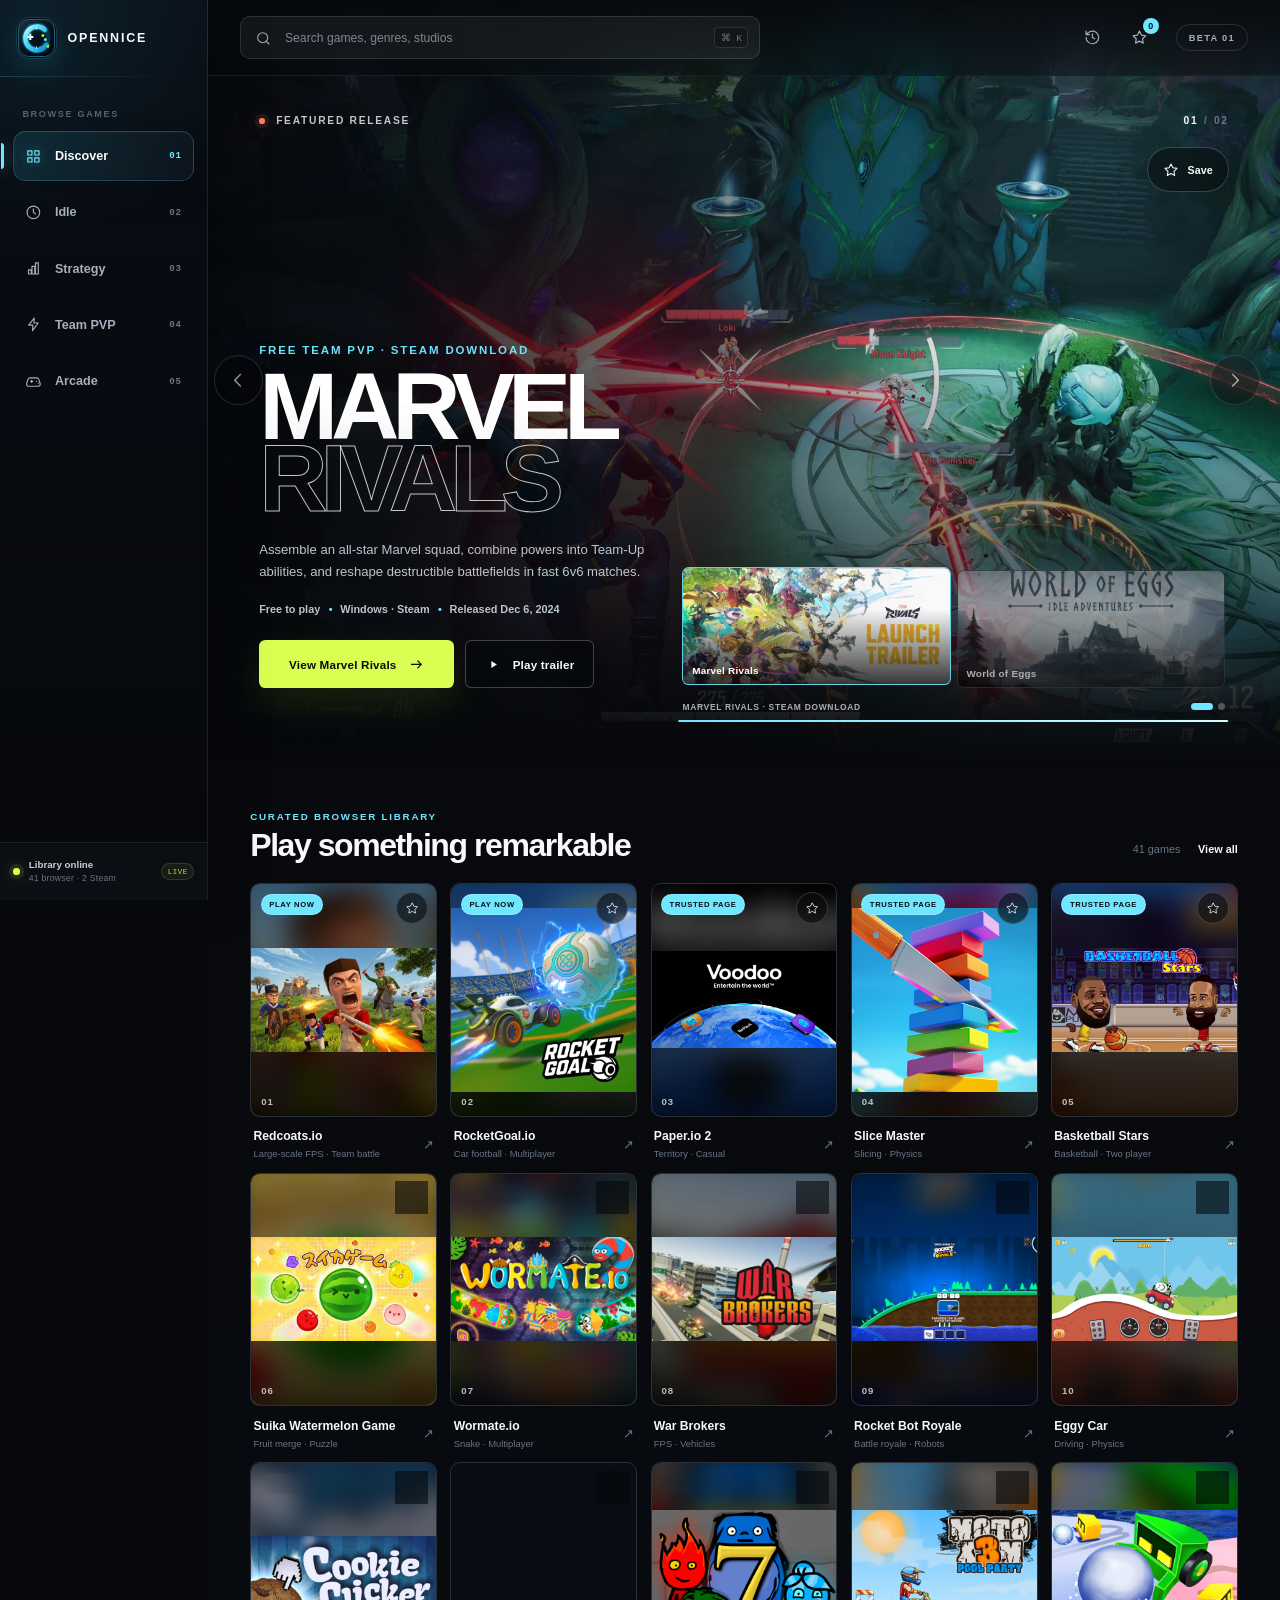
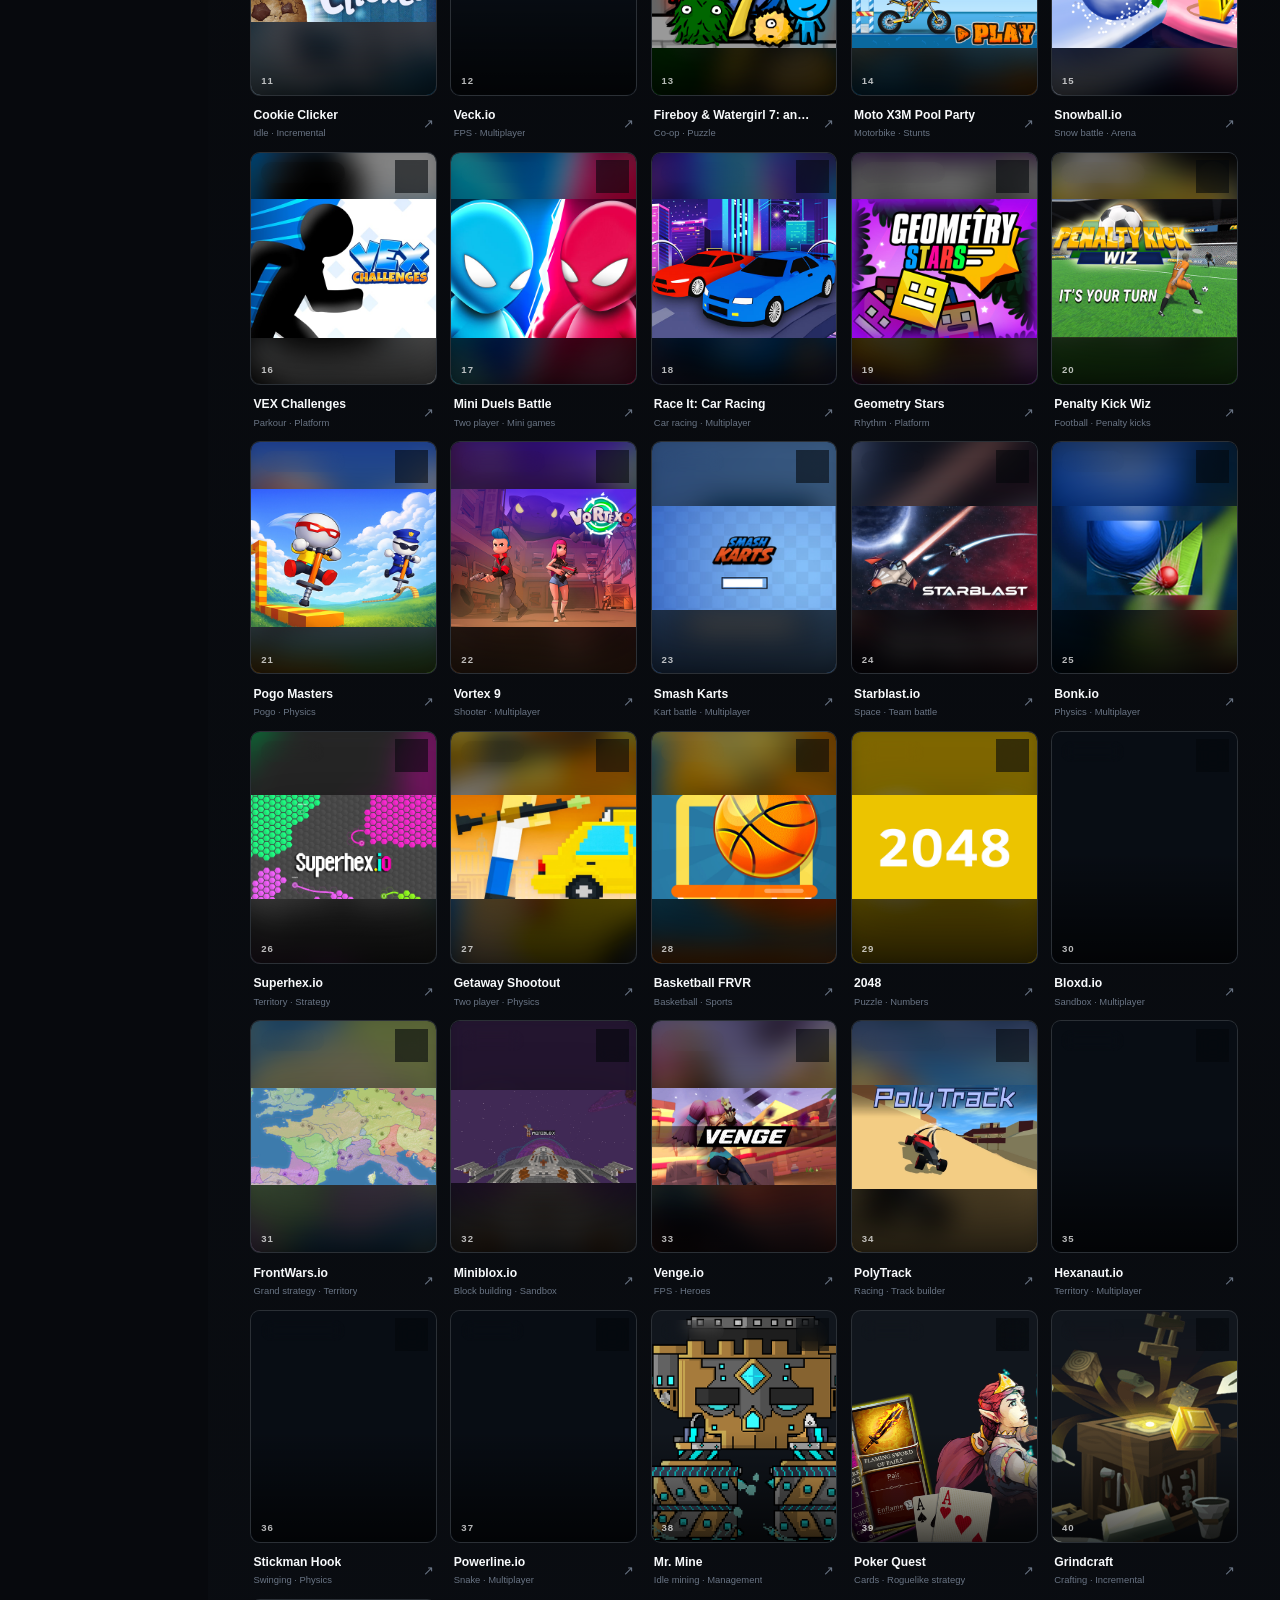
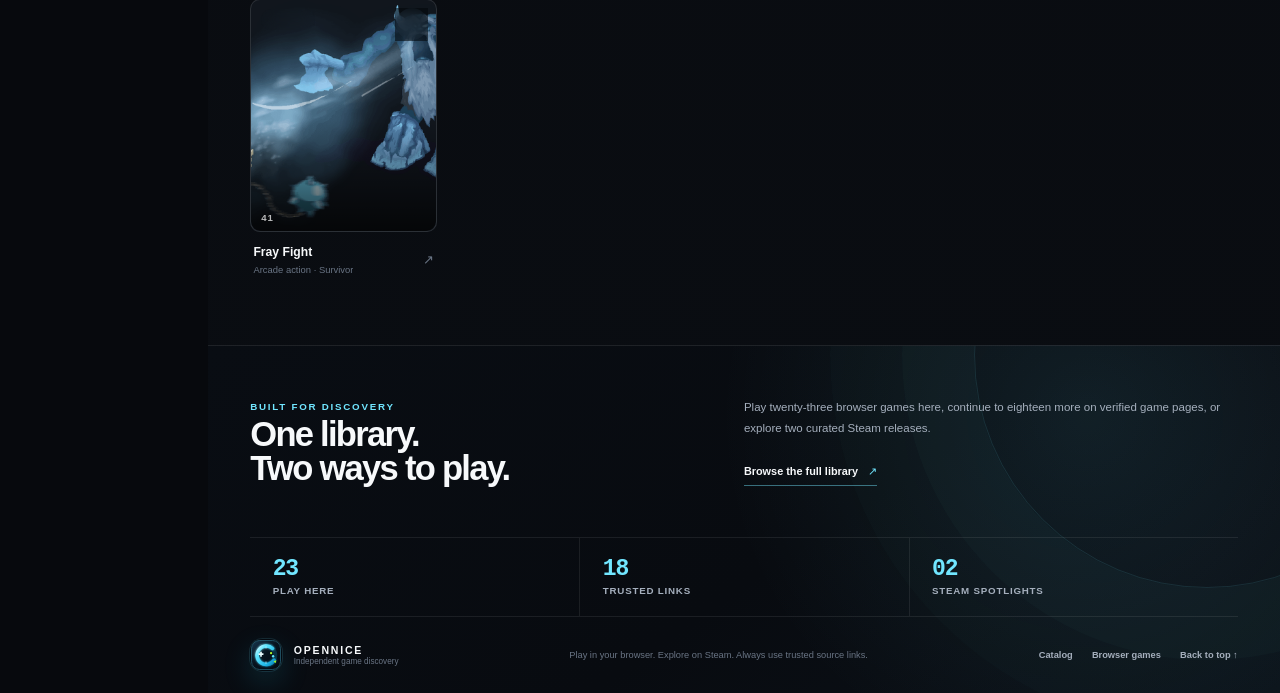
<file: index.html>
<!DOCTYPE html>
<html lang="en">
<head>
  <meta charset="UTF-8">
  <meta name="viewport" content="width=device-width, initial-scale=1">
  <meta name="theme-color" content="#07090d">
  <title>Free Browser Games &amp; Indie Game Spotlights | OpenNice</title>
  <meta
    name="description"
    content="Explore 41 browser games on OpenNice: play 23 here, continue to 18 verified game pages, and discover two curated Steam releases."
  >
  <meta name="robots" content="index, follow, max-image-preview:large">
  <link rel="canonical" href="https://opennice.online/">

  <!-- 关键模块：社交分享元数据使用站内图片，降低第三方资源与 Cloudflare 风控风险。 -->
  <meta property="og:type" content="website">
  <meta property="og:site_name" content="OpenNice">
  <meta property="og:title" content="Free Browser Games &amp; Indie Game Spotlights">
  <meta
    property="og:description"
    content="Forty-one browser titles plus two detailed Steam game spotlights."
  >
  <meta property="og:url" content="https://opennice.online/">
  <meta property="og:image" content="https://opennice.online/assets/marvel-rivals/trailer-poster.jpg">
  <meta name="twitter:card" content="summary_large_image">

  <link rel="preload" as="image" href="assets/marvel-rivals/screenshot-03.jpg" fetchpriority="high">
  <link rel="icon" href="favicon.svg?v=20260728c" type="image/svg+xml">
  <link rel="apple-touch-icon" href="apple-touch-icon.png?v=20260728c">
  <!-- 关键模块：样式版本号避免 Cloudflare 长缓存造成新版 HTML 搭配旧版 CSS。 -->
  <link rel="stylesheet" href="concept.css?v=20260728e">

  <!-- 关键模块：结构化数据帮助搜索引擎理解四十一款浏览器游戏与两款下载游戏的关系。 -->
  <script type="application/ld+json">
    {
      "@context": "https://schema.org",
      "@type": "WebSite",
      "name": "OpenNice",
      "url": "https://opennice.online/",
      "description": "An independent game portal featuring playable browser games and curated indie game spotlights.",
      "potentialAction": {
        "@type": "SearchAction",
        "target": "https://opennice.online/catalog.html?q={search_term_string}",
        "query-input": "required name=search_term_string"
      }
    }
  </script>
  <script type="application/ld+json">
    {
      "@context": "https://schema.org",
      "@type": "ItemList",
      "name": "Games on OpenNice",
      "numberOfItems": 43,
      "itemListElement": [
        {"@type":"ListItem","position":1,"name":"Redcoats.io","url":"https://opennice.online/game-player.html?game=redcoats"},
        {"@type":"ListItem","position":2,"name":"RocketGoal.io","url":"https://opennice.online/game-player.html?game=rocketgoal"},
        {"@type":"ListItem","position":3,"name":"Paper.io 2","url":"https://opennice.online/game-player.html?game=paper-io-2"},
        {"@type":"ListItem","position":4,"name":"Slice Master","url":"https://opennice.online/game-player.html?game=slice-master"},
        {"@type":"ListItem","position":5,"name":"Basketball Stars","url":"https://opennice.online/game-player.html?game=basketball-stars"},
        {"@type":"ListItem","position":6,"name":"Suika Watermelon Game","url":"https://opennice.online/game-player.html?game=suika-game"},
        {"@type":"ListItem","position":7,"name":"Wormate.io","url":"https://opennice.online/game-player.html?game=wormate"},
        {"@type":"ListItem","position":8,"name":"War Brokers","url":"https://opennice.online/game-player.html?game=war-brokers"},
        {"@type":"ListItem","position":9,"name":"Rocket Bot Royale","url":"https://opennice.online/game-player.html?game=rocket-bot-royale"},
        {"@type":"ListItem","position":10,"name":"Eggy Car","url":"https://opennice.online/game-player.html?game=eggy-car"},
        {"@type":"ListItem","position":11,"name":"Cookie Clicker","url":"https://opennice.online/game-player.html?game=cookie-clicker"},
        {"@type":"ListItem","position":12,"name":"Veck.io","url":"https://opennice.online/game-player.html?game=veck"},
        {"@type":"ListItem","position":13,"name":"Fireboy & Watergirl 7: and Friends","url":"https://opennice.online/game-player.html?game=fireboy-watergirl-7"},
        {"@type":"ListItem","position":14,"name":"Moto X3M Pool Party","url":"https://opennice.online/game-player.html?game=moto-x3m-pool-party"},
        {"@type":"ListItem","position":15,"name":"Snowball.io","url":"https://opennice.online/game-player.html?game=snowball-io"},
        {"@type":"ListItem","position":16,"name":"VEX Challenges","url":"https://opennice.online/game-player.html?game=vex-challenges"},
        {"@type":"ListItem","position":17,"name":"Mini Duels Battle","url":"https://opennice.online/game-player.html?game=mini-duels-battle"},
        {"@type":"ListItem","position":18,"name":"Race It: Car Racing","url":"https://opennice.online/game-player.html?game=race-it-car-racing"},
        {"@type":"ListItem","position":19,"name":"Geometry Stars","url":"https://opennice.online/game-player.html?game=geometry-stars"},
        {"@type":"ListItem","position":20,"name":"Penalty Kick Wiz","url":"https://opennice.online/game-player.html?game=penalty-kick-wiz"},
        {"@type":"ListItem","position":21,"name":"Pogo Masters","url":"https://opennice.online/game-player.html?game=pogo-masters"},
        {"@type":"ListItem","position":22,"name":"Vortex 9","url":"https://opennice.online/game-player.html?game=vortex-9"},
        {"@type":"ListItem","position":23,"name":"Smash Karts","url":"https://opennice.online/game-player.html?game=smash-karts"},
        {"@type":"ListItem","position":24,"name":"Starblast.io","url":"https://opennice.online/game-player.html?game=starblast"},
        {"@type":"ListItem","position":25,"name":"Bonk.io","url":"https://opennice.online/game-player.html?game=bonk"},
        {"@type":"ListItem","position":26,"name":"Superhex.io","url":"https://opennice.online/game-player.html?game=superhex"},
        {"@type":"ListItem","position":27,"name":"Getaway Shootout","url":"https://opennice.online/game-player.html?game=getaway-shootout"},
        {"@type":"ListItem","position":28,"name":"Basketball FRVR","url":"https://opennice.online/game-player.html?game=basketball-frvr"},
        {"@type":"ListItem","position":29,"name":"2048","url":"https://opennice.online/game-player.html?game=2048"},
        {"@type":"ListItem","position":30,"name":"Bloxd.io","url":"https://opennice.online/game-player.html?game=bloxd"},
        {"@type":"ListItem","position":31,"name":"FrontWars.io","url":"https://opennice.online/game-player.html?game=frontwars"},
        {"@type":"ListItem","position":32,"name":"Miniblox.io","url":"https://opennice.online/game-player.html?game=miniblox"},
        {"@type":"ListItem","position":33,"name":"Venge.io","url":"https://opennice.online/game-player.html?game=venge"},
        {"@type":"ListItem","position":34,"name":"PolyTrack","url":"https://opennice.online/game-player.html?game=polytrack"},
        {"@type":"ListItem","position":35,"name":"Hexanaut.io","url":"https://opennice.online/game-player.html?game=hexanaut"},
        {"@type":"ListItem","position":36,"name":"Stickman Hook","url":"https://opennice.online/game-player.html?game=stickman-hook"},
        {"@type":"ListItem","position":37,"name":"Powerline.io","url":"https://opennice.online/game-player.html?game=powerline"},
        {"@type":"ListItem","position":38,"name":"Mr. Mine","url":"https://opennice.online/mr-mine.html"},
        {"@type":"ListItem","position":39,"name":"Poker Quest","url":"https://opennice.online/poker-quest.html"},
        {"@type":"ListItem","position":40,"name":"Grindcraft","url":"https://opennice.online/grindcraft.html"},
        {"@type":"ListItem","position":41,"name":"Fray Fight","url":"https://opennice.online/fray-fight.html"},
        {"@type":"ListItem","position":42,"name":"Marvel Rivals","url":"https://opennice.online/marvel-rivals.html"},
        {"@type":"ListItem","position":43,"name":"World of Eggs: Idle Adventures","url":"https://opennice.online/world-of-eggs.html"}
      ]
    }
  </script>
</head>
<body>
  <a class="skip-link" href="#main-content">Skip to featured games</a>

  <!-- 关键模块：桌面端固定侧栏，用图标、编号和状态建立清晰的游戏分类层级。 -->
  <aside class="side-rail" aria-label="Game categories">
    <a class="brand brand--rail" href="#featured" aria-label="OpenNice home">
      <span class="brand-mark" aria-hidden="true">
        <span class="brand-core"></span>
      </span>
      <span class="brand-name">OPENNICE</span>
    </a>

    <nav class="rail-nav" aria-label="Primary">
      <p class="rail-caption">Browse games</p>
      <button class="rail-link is-active" type="button" data-category="all" aria-pressed="true">
        <svg class="rail-icon" aria-hidden="true" viewBox="0 0 24 24">
          <path d="m4 4 6 0 0 6-6 0Zm10 0h6v6h-6ZM4 14h6v6H4Zm10 0h6v6h-6Z"/>
        </svg>
        <span class="rail-label">Discover</span>
        <span class="rail-number">01</span>
      </button>
      <button class="rail-link" type="button" data-category="idle" aria-pressed="false">
        <svg class="rail-icon" aria-hidden="true" viewBox="0 0 24 24">
          <path d="M12 7v5l3 2.25M21 12a9 9 0 1 1-18 0 9 9 0 0 1 18 0Z"/>
        </svg>
        <span class="rail-label">Idle</span>
        <span class="rail-number">02</span>
      </button>
      <button class="rail-link" type="button" data-category="strategy" aria-pressed="false">
        <svg class="rail-icon" aria-hidden="true" viewBox="0 0 24 24">
          <path d="M5 20v-6h4v6Zm5 0V9h4v11Zm5 0V4h4v16Z"/>
        </svg>
        <span class="rail-label">Strategy</span>
        <span class="rail-number">03</span>
      </button>
      <button class="rail-link" type="button" data-category="pvp" aria-pressed="false">
        <svg class="rail-icon" aria-hidden="true" viewBox="0 0 24 24">
          <path d="m13.2 3-8 10h6L10.8 21l8-11h-6Z"/>
        </svg>
        <span class="rail-label">Team PVP</span>
        <span class="rail-number">04</span>
      </button>
      <button class="rail-link" type="button" data-category="arcade" aria-pressed="false">
        <svg class="rail-icon" aria-hidden="true" viewBox="0 0 24 24">
          <path d="M8 12h3m-1.5-1.5v3M16.5 12h.01M19 14.5h.01M7.2 7h9.6a3 3 0 0 1 2.85 2.06l2 6A3 3 0 0 1 18.8 19H5.2a3 3 0 0 1-2.85-3.94l2-6A3 3 0 0 1 7.2 7Z"/>
        </svg>
        <span class="rail-label">Arcade</span>
        <span class="rail-number">05</span>
      </button>
    </nav>

    <div class="rail-footer">
      <span class="status-dot" aria-hidden="true"></span>
      <span class="rail-footer-copy">
        <strong>Library online</strong>
        <span>41 browser · 2 Steam</span>
      </span>
      <span class="rail-footer-pulse" aria-hidden="true">Live</span>
    </div>
  </aside>

  <div class="site-shell">
    <!-- 关键模块：顶部工具栏在宽屏保持轻量，手机端收拢为紧凑搜索入口。 -->
    <header class="topbar">
      <a class="brand brand--mobile" href="#featured" aria-label="OpenNice home">
        <span class="brand-mark" aria-hidden="true">
          <span class="brand-core"></span>
        </span>
        <span class="brand-name">OPENNICE</span>
      </a>

      <form class="search" role="search">
        <svg aria-hidden="true" viewBox="0 0 24 24">
          <path d="m21 21-4.3-4.3m2.3-5.2a7.5 7.5 0 1 1-15 0 7.5 7.5 0 0 1 15 0Z"/>
        </svg>
        <label class="sr-only" for="game-search">Search games</label>
        <input id="game-search" type="search" placeholder="Search games, genres, studios" autocomplete="off">
        <button class="search-clear" id="clearSearch" type="button" aria-label="Clear search" hidden>
          <svg aria-hidden="true" viewBox="0 0 24 24"><path d="m7 7 10 10M17 7 7 17"/></svg>
        </button>
        <kbd>⌘ K</kbd>
      </form>

      <div class="top-actions">
        <button class="icon-button" id="recentGamesButton" type="button" aria-label="View recently played games" title="Recently played">
          <svg aria-hidden="true" viewBox="0 0 24 24">
            <path d="M3 12a9 9 0 1 0 3-6.7L3 8m0-5v5h5M12 7v5l3.2 2"/>
          </svg>
        </button>
        <button class="icon-button" id="savedGamesButton" type="button" aria-label="View saved games" title="Saved games">
          <svg aria-hidden="true" viewBox="0 0 24 24">
            <path d="m12 3 2.8 5.7 6.2.9-4.5 4.4 1 6.2-5.5-2.9-5.5 2.9 1-6.2L3 9.6l6.2-.9L12 3Z"/>
          </svg>
          <span class="saved-count" id="savedCount" aria-label="0 saved games">0</span>
        </button>
        <span class="edition-pill">BETA 01</span>
      </div>
    </header>

    <main id="main-content">
      <!-- 关键模块：电影式主视觉。背景媒体、游戏信息和缩略图统一在同一内容舞台。 -->
      <section class="hero" id="featured" aria-labelledby="hero-title">
        <div class="hero-media" aria-hidden="true">
          <img
            id="heroImage"
            src="assets/marvel-rivals/screenshot-03.jpg"
            alt=""
            width="1920"
            height="1080"
            fetchpriority="high"
          >
          <video
            id="heroVideo"
            muted
            loop
            playsinline
            preload="none"
            poster="assets/marvel-rivals/trailer-poster.jpg"
          >
            <source id="heroVideoSource" data-src="assets/marvel-rivals/trailer.mp4" type="video/mp4">
          </video>
          <div class="hero-scrim"></div>
          <div class="hero-grain"></div>
        </div>

        <div class="hero-topline">
          <div class="eyebrow">
            <span class="live-mark" aria-hidden="true"></span>
            Featured release
          </div>
          <div class="slide-counter" aria-live="polite">
            <span id="currentSlideLabel">01</span>
            <span aria-hidden="true">/</span>
            <span id="totalSlideLabel">02</span>
          </div>
        </div>

        <div class="hero-copy">
          <p class="hero-kicker">Free team PVP · Steam download</p>
          <h1 id="hero-title">Marvel<br><em>Rivals</em></h1>
          <p class="hero-description">
            Assemble an all-star Marvel squad, combine powers into Team-Up abilities,
            and reshape destructible battlefields in a fast, free-to-play team shooter.
          </p>
          <div class="hero-meta" aria-label="Game information">
            <span>Free to play</span>
            <span>6v6 action</span>
            <span>Released Dec 6, 2024</span>
          </div>
          <div class="hero-actions">
            <a class="button button--primary" id="heroPrimaryAction" href="marvel-rivals.html">
              <span id="heroPrimaryLabel">View Marvel Rivals</span>
              <svg aria-hidden="true" viewBox="0 0 24 24"><path d="M5 12h14m-5-5 5 5-5 5"/></svg>
            </a>
            <button class="button button--ghost" id="playTrailerButton" type="button" aria-pressed="false">
              <svg aria-hidden="true" viewBox="0 0 24 24"><path d="m9 7 8 5-8 5V7Z"/></svg>
              <span id="trailerButtonLabel">Play trailer</span>
            </button>
          </div>
        </div>

        <button class="favorite-button" id="heroFavorite" type="button" aria-pressed="false" aria-label="Save Marvel Rivals">
          <svg aria-hidden="true" viewBox="0 0 24 24">
            <path d="m12 3 2.8 5.7 6.2.9-4.5 4.4 1 6.2-5.5-2.9-5.5 2.9 1-6.2L3 9.6l6.2-.9L12 3Z"/>
          </svg>
          <span>Save</span>
        </button>

        <button class="media-arrow media-arrow--previous" id="previousMedia" type="button" aria-label="Previous downloadable game">
          <svg aria-hidden="true" viewBox="0 0 24 24"><path d="m15 5-7 7 7 7"/></svg>
        </button>
        <button class="media-arrow media-arrow--next" id="nextMedia" type="button" aria-label="Next downloadable game">
          <svg aria-hidden="true" viewBox="0 0 24 24"><path d="m9 5 7 7-7 7"/></svg>
        </button>

        <!-- 关键模块：滑动栏只收纳需要下载安装的 Steam 游戏，与下方在线游戏明确分区。 -->
        <div class="media-dock" aria-label="Downloadable Steam game carousel">
          <div class="thumbnail-track thumbnail-track--games" id="thumbnailTrack">
            <button class="media-thumbnail media-thumbnail--game is-active" type="button" data-feature-index="0" aria-label="Show Marvel Rivals" aria-current="true">
              <img src="assets/marvel-rivals/trailer-poster.jpg" alt="" width="599" height="337" loading="lazy" decoding="async">
              <span>Marvel Rivals</span>
            </button>
            <button class="media-thumbnail media-thumbnail--game" type="button" data-feature-index="1" aria-label="Show World of Eggs: Idle Adventures">
              <img src="assets/world-of-eggs/trailer-poster.jpg" alt="" width="599" height="337" loading="lazy" decoding="async">
              <span>World of Eggs</span>
            </button>
          </div>

          <div class="media-dock-footer">
            <p class="media-status" id="mediaStatus" aria-live="polite">Marvel Rivals · Steam download</p>
            <div class="media-dots" id="mediaDots" aria-label="Choose downloadable game">
              <button class="is-active" type="button" data-feature-dot-index="0" aria-label="Game 1: Marvel Rivals" aria-current="true"></button>
              <button type="button" data-feature-dot-index="1" aria-label="Game 2: World of Eggs"></button>
            </div>
          </div>
          <div class="gallery-progress" aria-hidden="true"><span id="galleryProgress"></span></div>
        </div>
      </section>

      <!-- 关键模块：此处只保留无需下载安装、可在浏览器中直接启动的游戏。 -->
      <section class="library-section" id="library" aria-labelledby="library-title">
        <div class="section-heading">
          <div>
            <p class="section-eyebrow">Curated browser library</p>
            <h2 id="library-title">Play something remarkable</h2>
          </div>
          <div class="section-controls">
            <span id="visibleGameCount">41 games</span>
            <button class="text-button" id="showAllGames" type="button">View all</button>
          </div>
        </div>

        <div class="game-grid" id="gameGrid">
          <article class="game-card" data-category="idle strategy" data-search="mr mine idle mining strategy playsaurus" data-href="mr-mine.html" tabindex="0">
            <div class="game-art">
              <img src="assets/covers/mr-mine.png" alt="Mr. Mine game artwork" width="898" height="664" loading="lazy">
              <span class="card-rank">38</span>
              <span class="card-badge card-badge--blue">Play now</span>
              <span class="card-hover-label" aria-hidden="true">View game <span>↗</span></span>
              <button class="card-save" type="button" aria-label="Save Mr. Mine" aria-pressed="false" data-save-game="Mr. Mine">
                <svg aria-hidden="true" viewBox="0 0 24 24"><path d="m12 3 2.8 5.7 6.2.9-4.5 4.4 1 6.2-5.5-2.9-5.5 2.9 1-6.2L3 9.6l6.2-.9L12 3Z"/></svg>
              </button>
            </div>
            <div class="game-card-copy">
              <div>
                <h3><a href="mr-mine.html">Mr. Mine</a></h3>
                <p>Idle mining · Management</p>
              </div>
              <span class="card-arrow" aria-hidden="true">↗</span>
            </div>
          </article>

          <article class="game-card" data-category="strategy" data-search="poker quest cards roguelike strategy playsaurus" data-href="poker-quest.html" tabindex="0">
            <div class="game-art">
              <img src="assets/covers/poker-quest.png" alt="Poker Quest game artwork" width="1313" height="922" loading="lazy">
              <span class="card-rank">39</span>
              <span class="card-badge card-badge--blue">Play now</span>
              <span class="card-hover-label" aria-hidden="true">View game <span>↗</span></span>
              <button class="card-save" type="button" aria-label="Save Poker Quest" aria-pressed="false" data-save-game="Poker Quest">
                <svg aria-hidden="true" viewBox="0 0 24 24"><path d="m12 3 2.8 5.7 6.2.9-4.5 4.4 1 6.2-5.5-2.9-5.5 2.9 1-6.2L3 9.6l6.2-.9L12 3Z"/></svg>
              </button>
            </div>
            <div class="game-card-copy">
              <div>
                <h3><a href="poker-quest.html">Poker Quest</a></h3>
                <p>Cards · Roguelike strategy</p>
              </div>
              <span class="card-arrow" aria-hidden="true">↗</span>
            </div>
          </article>

          <article class="game-card" data-category="idle strategy" data-search="grindcraft crafting idle strategy playsaurus" data-href="grindcraft.html" tabindex="0">
            <div class="game-art">
              <img src="assets/covers/grindcraft.png" alt="Grindcraft game artwork" width="1018" height="692" loading="lazy">
              <span class="card-rank">40</span>
              <span class="card-badge card-badge--blue">Play now</span>
              <span class="card-hover-label" aria-hidden="true">View game <span>↗</span></span>
              <button class="card-save" type="button" aria-label="Save Grindcraft" aria-pressed="false" data-save-game="Grindcraft">
                <svg aria-hidden="true" viewBox="0 0 24 24"><path d="m12 3 2.8 5.7 6.2.9-4.5 4.4 1 6.2-5.5-2.9-5.5 2.9 1-6.2L3 9.6l6.2-.9L12 3Z"/></svg>
              </button>
            </div>
            <div class="game-card-copy">
              <div>
                <h3><a href="grindcraft.html">Grindcraft</a></h3>
                <p>Crafting · Incremental</p>
              </div>
              <span class="card-arrow" aria-hidden="true">↗</span>
            </div>
          </article>

          <article class="game-card" data-category="arcade" data-search="fray fight arcade action survivor playsaurus" data-href="fray-fight.html" tabindex="0">
            <div class="game-art">
              <img src="assets/covers/fray-fight.png" alt="Fray Fight game artwork" width="1080" height="678" loading="lazy">
              <span class="card-rank">41</span>
              <span class="card-badge card-badge--coral">Arcade</span>
              <span class="card-hover-label" aria-hidden="true">View game <span>↗</span></span>
              <button class="card-save" type="button" aria-label="Save Fray Fight" aria-pressed="false" data-save-game="Fray Fight">
                <svg aria-hidden="true" viewBox="0 0 24 24"><path d="m12 3 2.8 5.7 6.2.9-4.5 4.4 1 6.2-5.5-2.9-5.5 2.9 1-6.2L3 9.6l6.2-.9L12 3Z"/></svg>
              </button>
            </div>
            <div class="game-card-copy">
              <div>
                <h3><a href="fray-fight.html">Fray Fight</a></h3>
                <p>Arcade action · Survivor</p>
              </div>
              <span class="card-arrow" aria-hidden="true">↗</span>
            </div>
          </article>
        </div>

        <p class="empty-state" id="emptyState" hidden>No games match this view yet.</p>
      </section>

    </main>

    <!-- 关键模块：完整页脚收拢站点定位、内容规模与核心导航，解决旧版底部空旷和断层问题。 -->
    <footer class="site-footer" aria-labelledby="footer-title">
      <div class="site-footer__inner">
        <div class="footer-callout">
          <div class="footer-headline">
            <p class="section-eyebrow">Built for discovery</p>
            <h2 id="footer-title">One library.<br>Two ways to play.</h2>
          </div>

          <div class="footer-message">
            <p>
              Play twenty-three browser games here, continue to eighteen more on verified
              game pages, or explore two curated Steam releases.
            </p>
            <a class="text-link" href="catalog.html">
              Browse the full library
              <span aria-hidden="true">↗</span>
            </a>
          </div>
        </div>

        <dl class="footer-stats" aria-label="OpenNice library overview">
          <div>
            <dt>23</dt>
            <dd>Play here</dd>
          </div>
          <div>
            <dt>18</dt>
            <dd>Trusted links</dd>
          </div>
          <div>
            <dt>02</dt>
            <dd>Steam spotlights</dd>
          </div>
        </dl>

        <div class="footer-bottom">
          <a class="footer-brand" href="#featured" aria-label="OpenNice home">
            <span class="brand-mark" aria-hidden="true">
              <span class="brand-core"></span>
            </span>
            <span>
              <strong>OPENNICE</strong>
              <small>Independent game discovery</small>
            </span>
          </a>

          <p>Play in your browser. Explore on Steam. Always use trusted source links.</p>

          <nav class="footer-nav" aria-label="Footer">
            <a href="catalog.html">Catalog</a>
            <a href="#library">Browser games</a>
            <a href="#featured">Back to top ↑</a>
          </nav>
        </div>
      </div>
    </footer>
  </div>

  <!-- 关键模块：手机端底部导航替代固定侧栏，保留拇指可触达性。 -->
  <nav class="mobile-dock" aria-label="Mobile navigation">
    <button class="is-active" type="button" data-mobile-category="all" aria-pressed="true">
      <svg aria-hidden="true" viewBox="0 0 24 24"><path d="M4 11 12 4l8 7v9h-6v-6h-4v6H4v-9Z"/></svg>
      <span>Discover</span>
    </button>
    <button type="button" data-mobile-category="idle" aria-pressed="false">
      <svg aria-hidden="true" viewBox="0 0 24 24"><path d="M12 3v4m0 10v4M3 12h4m10 0h4M5.6 5.6l2.8 2.8m7.2 7.2 2.8 2.8m0-12.8-2.8 2.8m-7.2 7.2-2.8 2.8"/></svg>
      <span>Idle</span>
    </button>
    <button type="button" data-mobile-category="pvp" aria-pressed="false">
      <svg aria-hidden="true" viewBox="0 0 24 24"><path d="M8 4h8l2 5-6 11L6 9l2-5Zm0 0 4 5 4-5M6 9h12"/></svg>
      <span>PVP</span>
    </button>
    <button type="button" data-mobile-category="saved" aria-pressed="false">
      <svg aria-hidden="true" viewBox="0 0 24 24"><path d="m12 3 2.8 5.7 6.2.9-4.5 4.4 1 6.2-5.5-2.9-5.5 2.9 1-6.2L3 9.6l6.2-.9L12 3Z"/></svg>
      <span>Saved</span>
    </button>
  </nav>

  <div class="toast" id="toast" role="status" aria-live="polite"></div>
  <!-- 关键模块：先加载审核后的游戏数据，再初始化首页交互。 -->
  <script src="browser-games.js?v=20260730c"></script>
  <script src="concept.js?v=20260729e"></script>
</body>
</html>
</file>
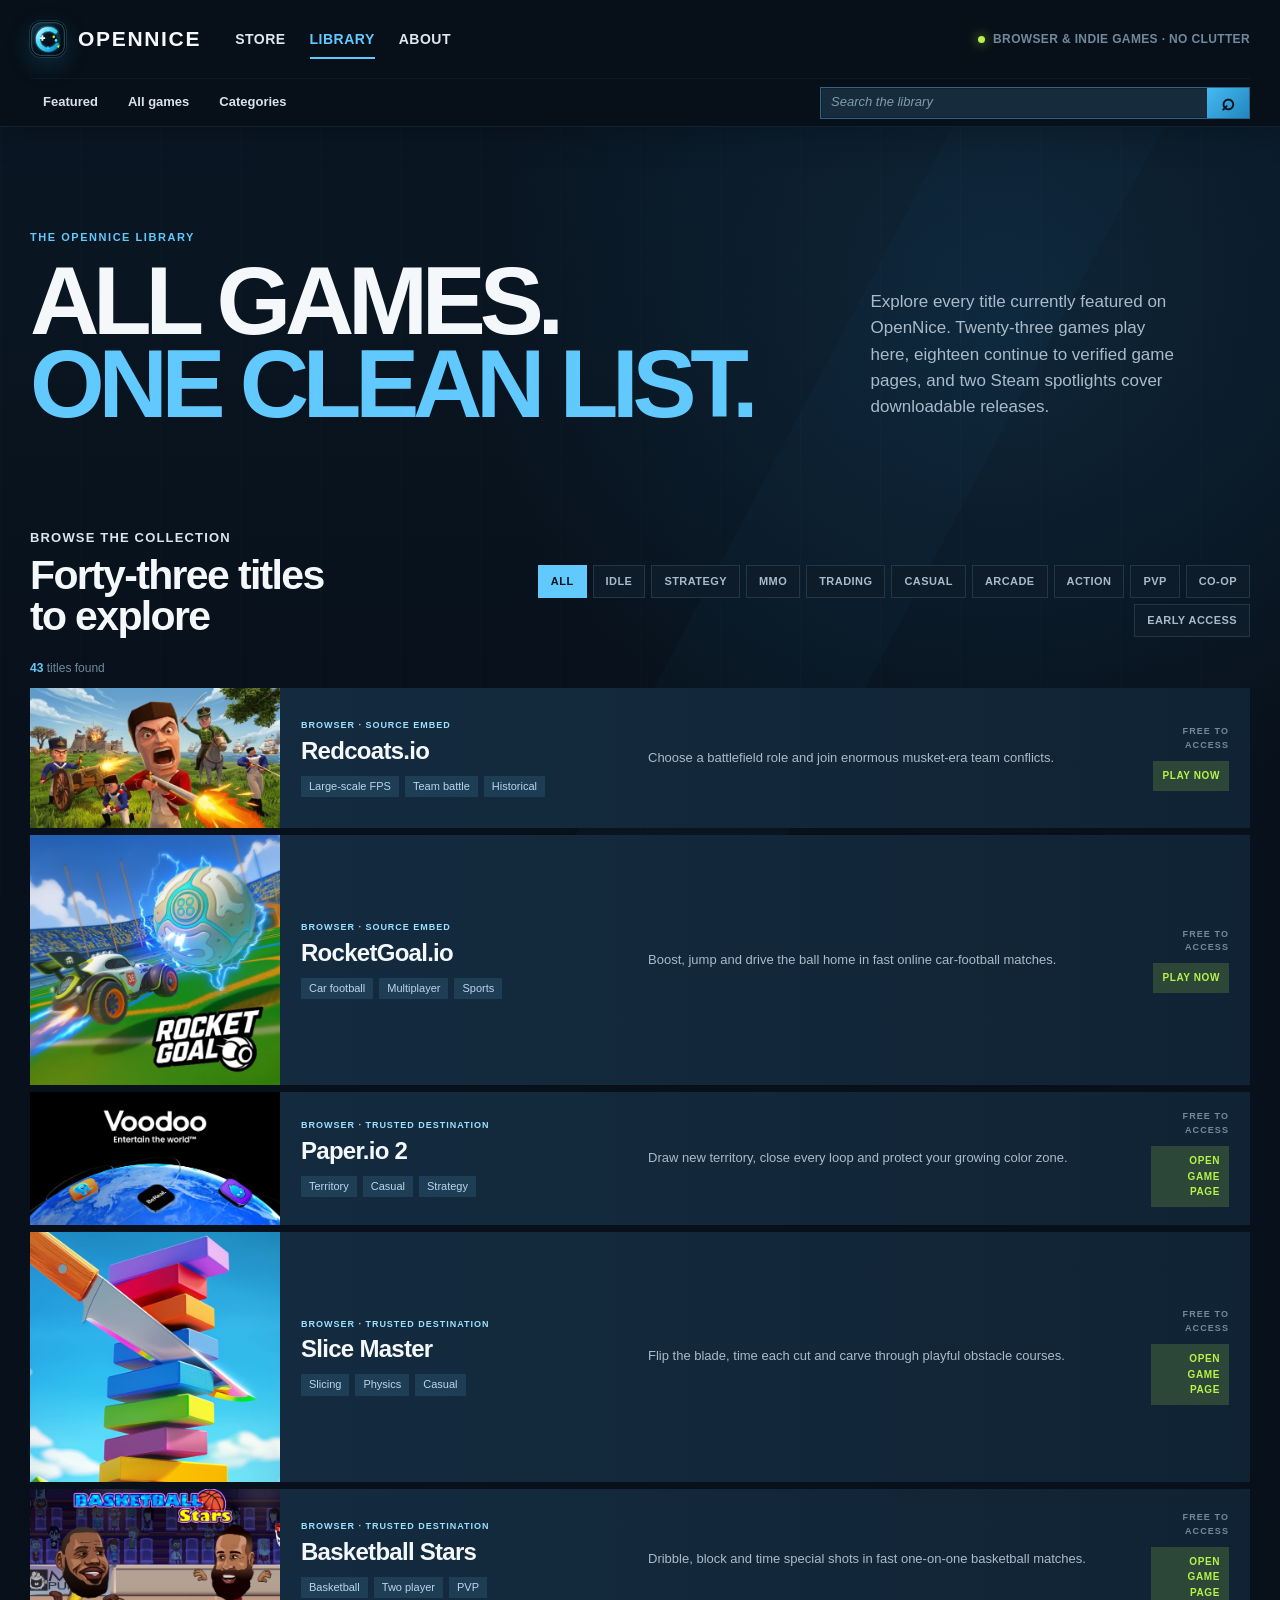
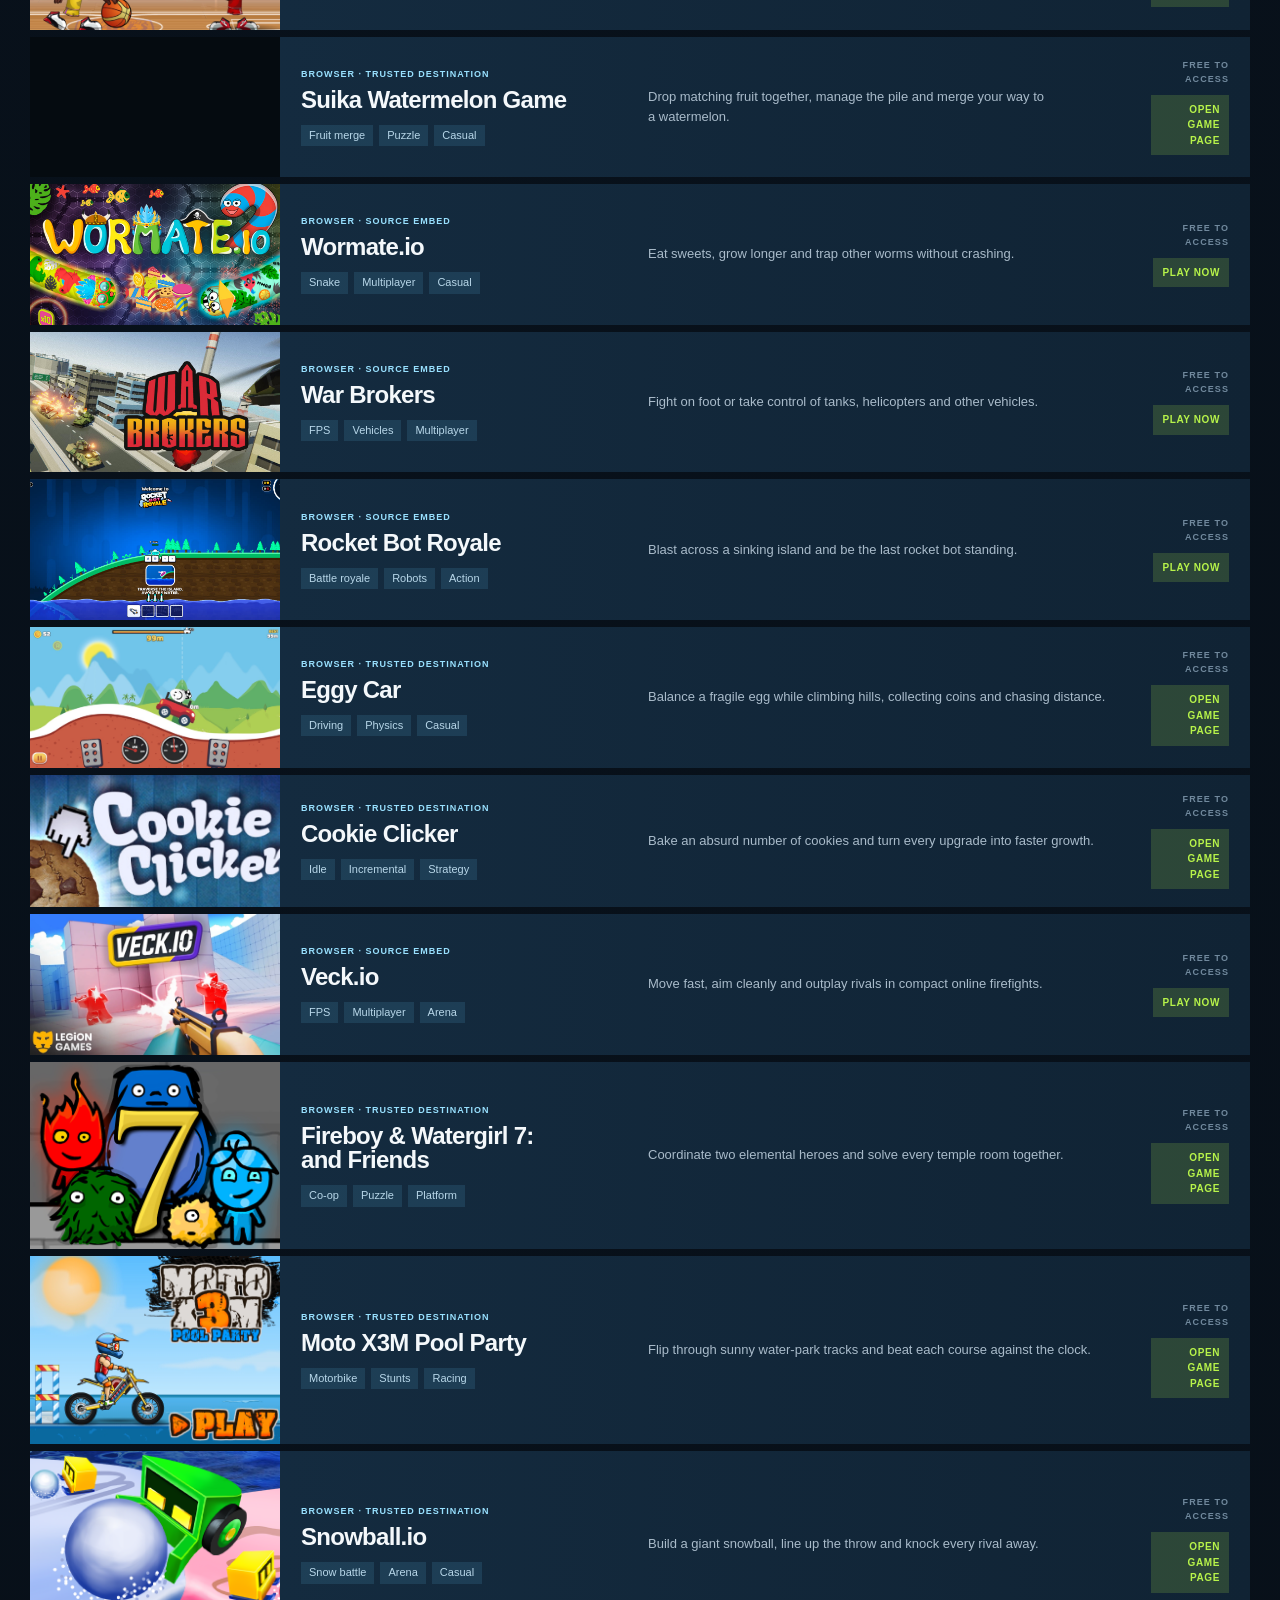
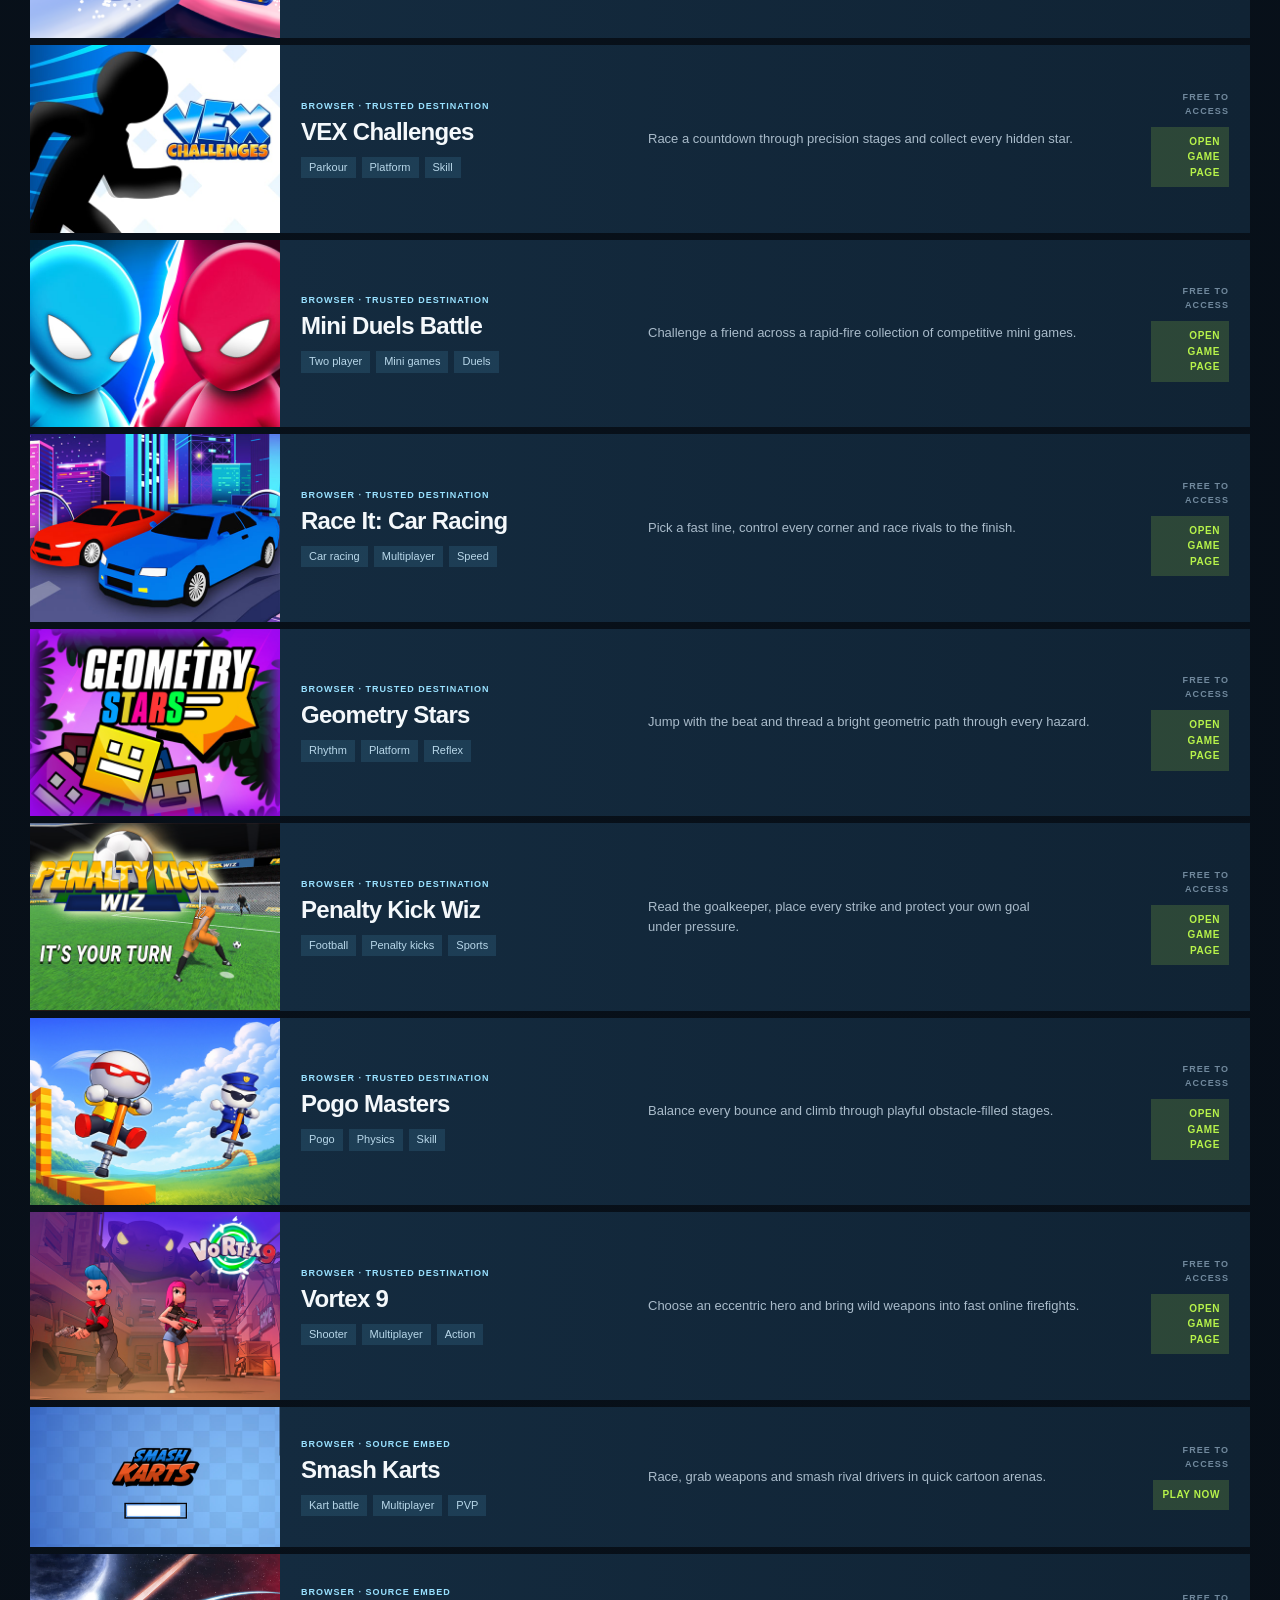
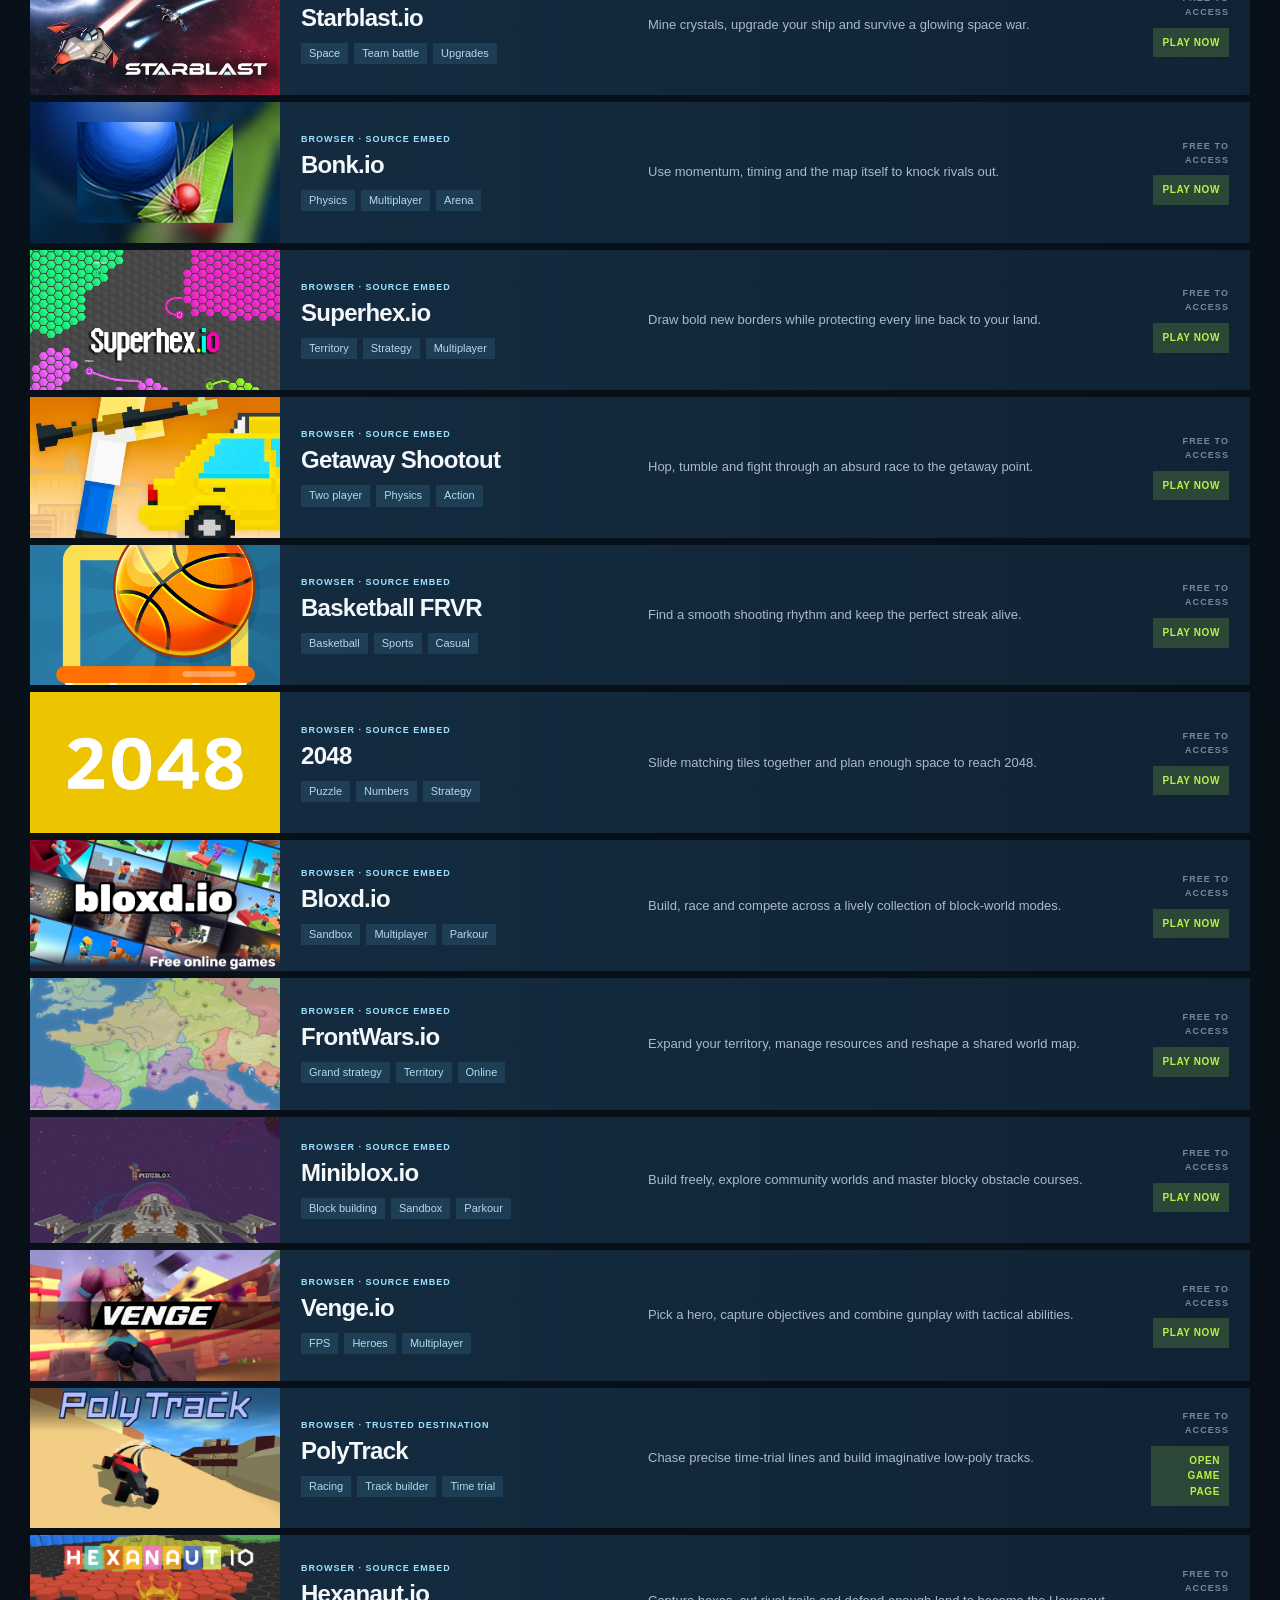
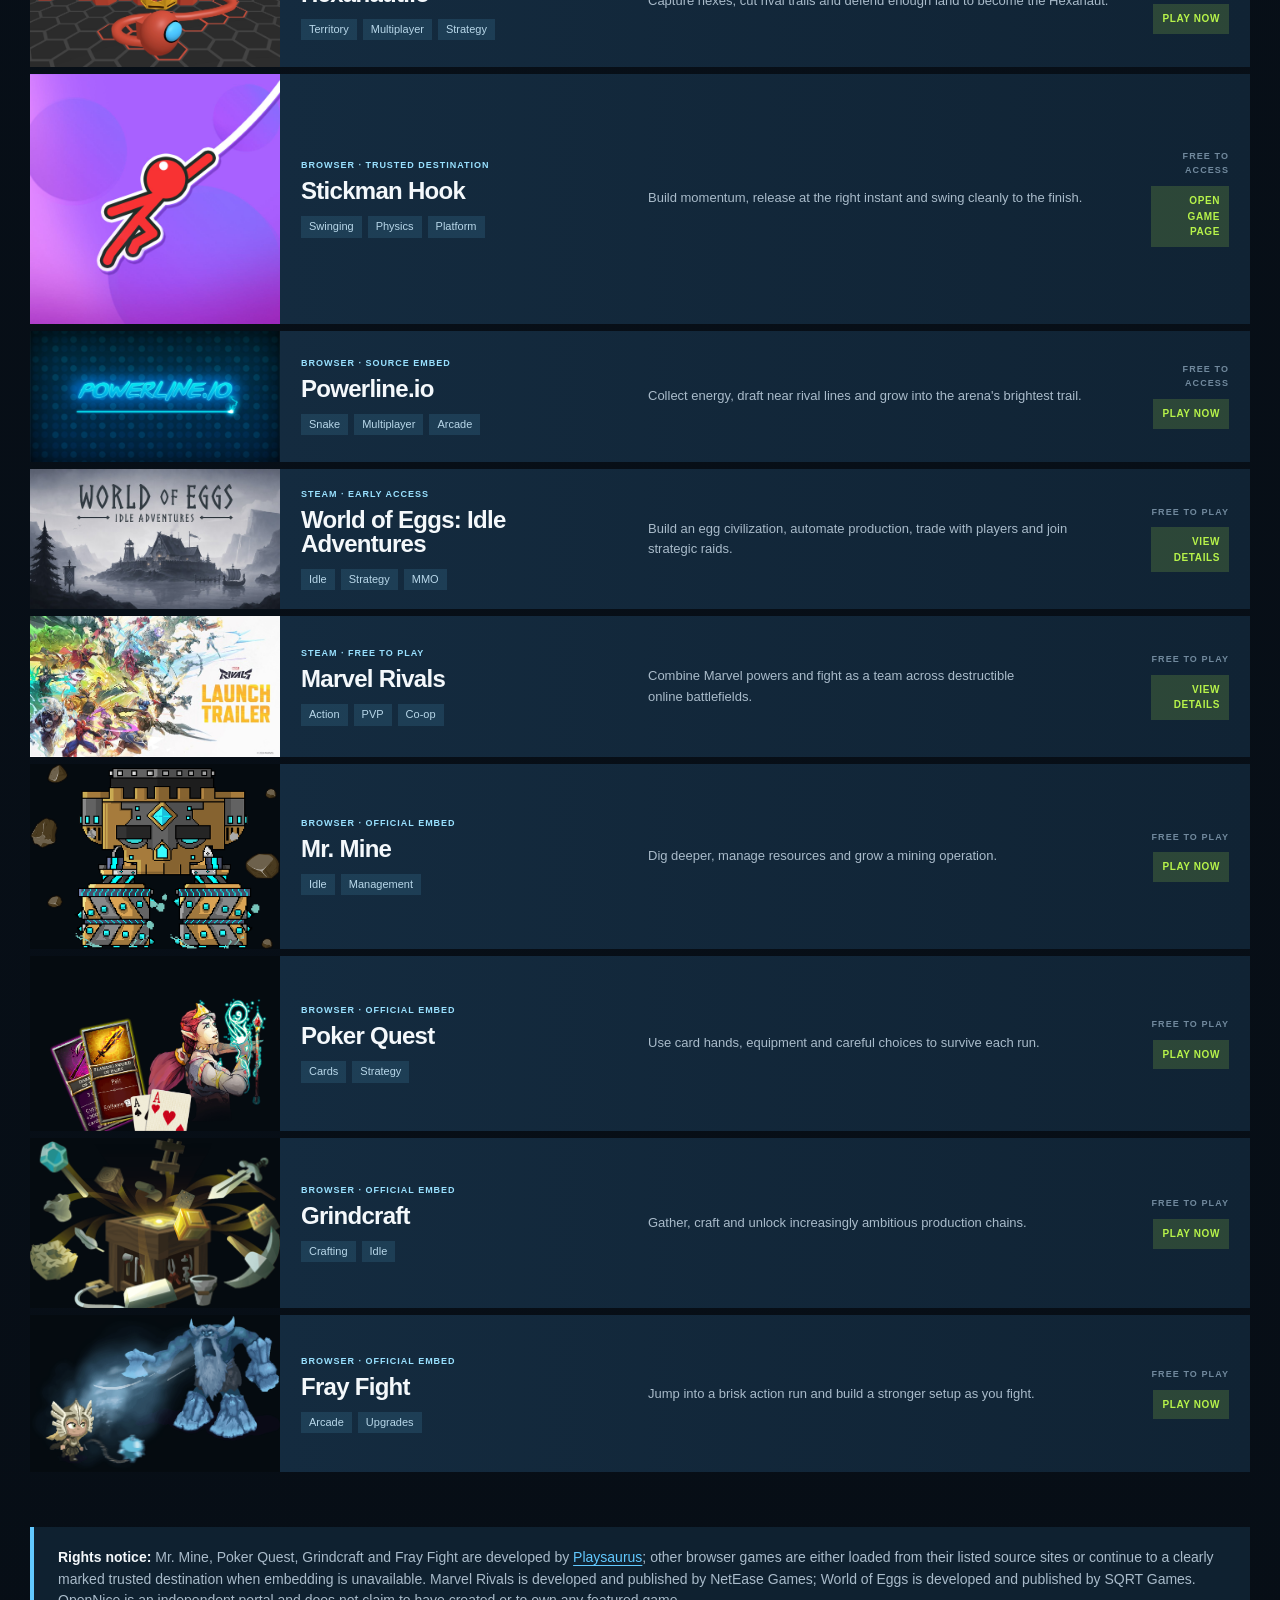
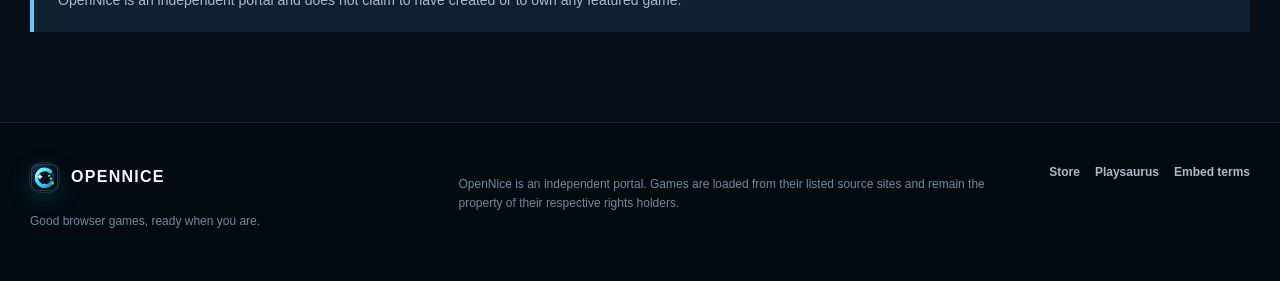
<file: catalog.html>
<!DOCTYPE html>
<html lang="en">
  <head>
    <meta charset="UTF-8">
    <meta name="viewport" content="width=device-width, initial-scale=1.0">

    <!-- 关键模块：游戏目录页 SEO 元数据。 -->
    <title>All Browser Games &amp; Indie Spotlights | OpenNice</title>
    <meta
      name="description"
      content="Browse 41 browser games and two detailed Steam spotlights. Play 23 games here or continue to 18 verified game destinations."
    >
    <meta name="robots" content="index, follow, max-image-preview:large">
    <link rel="canonical" href="https://opennice.online/catalog.html">
    <meta name="theme-color" content="#0b141f">
    <meta property="og:type" content="website">
    <meta property="og:title" content="All Browser Games &amp; Indie Spotlights">
    <meta property="og:description" content="Forty-one browser titles and two official-source Steam spotlights.">
    <meta property="og:url" content="https://opennice.online/catalog.html">
    <meta property="og:image" content="https://opennice.online/assets/marvel-rivals/trailer-poster.jpg">
    <link rel="icon" href="favicon.svg?v=20260728c" type="image/svg+xml">
    <link rel="apple-touch-icon" href="apple-touch-icon.png?v=20260728c">
    <link rel="stylesheet" href="styles.css?v=20260728c">
    <!-- 关键模块：共享游戏数据先于目录脚本执行，保证搜索与筛选能识别动态条目。 -->
    <script src="browser-games.js?v=20260730c" defer></script>
    <script src="site.js?v=20260729e" defer></script>

    <script type="application/ld+json">
      {
        "@context": "https://schema.org",
        "@type": "CollectionPage",
        "name": "OpenNice Game Library",
        "url": "https://opennice.online/catalog.html",
        "isPartOf": {
          "@type": "WebSite",
          "name": "OpenNice",
          "url": "https://opennice.online/"
        }
      }
    </script>
  </head>
  <body>
    <a class="skip-link" href="#game-list">Skip to games</a>

    <header class="site-header">
      <nav class="nav-shell" aria-label="Primary navigation">
        <a class="brand" href="index.html" aria-label="OpenNice home">
          <span class="brand-mark" aria-hidden="true"></span>
          <span>OPENNICE</span>
        </a>
        <div class="nav-links">
          <a href="index.html">Store</a>
          <a href="catalog.html" aria-current="page">Library</a>
          <a href="index.html#developer">About</a>
        </div>
        <p class="header-note"><span aria-hidden="true"></span> Browser &amp; indie games · No clutter</p>
      </nav>

      <div class="discovery-shell">
        <nav class="discovery-links" aria-label="Discover games">
          <a href="index.html#featured">Featured</a>
          <a href="#game-list">All games</a>
          <a href="index.html#categories">Categories</a>
        </nav>
        <div class="header-search" role="search">
          <label class="visually-hidden" for="catalog-search">Search games</label>
          <input id="catalog-search" data-game-search type="search" placeholder="Search the library" autocomplete="off">
          <button type="button" aria-label="Search" tabindex="-1">⌕</button>
        </div>
      </div>
    </header>

    <main>
      <!-- 关键模块：目录标题维持唯一 H1，并给搜索和筛选留出明确入口。 -->
      <section class="catalog-hero page-shell">
        <div>
          <p class="eyebrow">The OpenNice library</p>
          <h1>All games.<br><span>One clean list.</span></h1>
        </div>
        <p>
          Explore every title currently featured on OpenNice. Twenty-three games play here,
          eighteen continue to verified game pages, and two Steam spotlights cover downloadable releases.
        </p>
      </section>

      <section id="game-list" class="catalog-browser page-shell" aria-labelledby="collection-title">
        <div class="catalog-toolbar">
          <div>
            <p class="section-kicker">Browse the collection</p>
            <h2 id="collection-title">Forty-three titles to explore</h2>
          </div>
          <div class="filter-row" role="group" aria-label="Filter games">
            <button class="filter-button is-active" type="button" data-filter="all" aria-pressed="true">All</button>
            <button class="filter-button" type="button" data-filter="idle" aria-pressed="false">Idle</button>
            <button class="filter-button" type="button" data-filter="strategy" aria-pressed="false">Strategy</button>
            <button class="filter-button" type="button" data-filter="mmo" aria-pressed="false">MMO</button>
            <button class="filter-button" type="button" data-filter="trading" aria-pressed="false">Trading</button>
            <button class="filter-button" type="button" data-filter="casual" aria-pressed="false">Casual</button>
            <button class="filter-button" type="button" data-filter="arcade" aria-pressed="false">Arcade</button>
            <button class="filter-button" type="button" data-filter="action" aria-pressed="false">Action</button>
            <button class="filter-button" type="button" data-filter="pvp" aria-pressed="false">PVP</button>
            <button class="filter-button" type="button" data-filter="co-op" aria-pressed="false">Co-op</button>
            <button class="filter-button" type="button" data-filter="early-access" aria-pressed="false">Early Access</button>
          </div>
        </div>

        <p class="result-count" aria-live="polite">
          <strong data-result-count>43</strong> <span data-result-label>titles</span> found
        </p>

        <div class="catalog-list">
          <!-- 关键模块：World of Eggs 多标签目录条目，支持分类组合筛选。 -->
          <article
            class="catalog-row preview-host"
            data-game-item
            data-title="world of eggs idle adventures incremental strategy mmo trading casual early access"
            data-genre="idle strategy mmo trading casual early-access"
            data-preview=""
          >
            <div class="catalog-cover">
              <img
                src="assets/world-of-eggs/trailer-poster.jpg"
                alt="World of Eggs: Idle Adventures official game artwork"
                width="600"
                height="337"
                fetchpriority="high"
              >
              <video class="preview-video" muted loop playsinline preload="none" aria-hidden="true"></video>
            </div>
            <div class="catalog-row-copy">
              <p class="store-card-platform">Steam · Early Access</p>
              <h3>World of Eggs: Idle Adventures</h3>
              <div class="tag-list"><span>Idle</span><span>Strategy</span><span>MMO</span></div>
            </div>
            <p class="catalog-description">Build an egg civilization, automate production, trade with players and join strategic raids.</p>
            <div class="catalog-action"><small>Free to play</small><strong>VIEW DETAILS</strong></div>
            <a class="game-card-link" href="world-of-eggs.html" aria-label="View World of Eggs: Idle Adventures details"></a>
          </article>

          <!-- 关键模块：Marvel Rivals 目录入口展示官方媒体与多标签，但明确进入 Steam 详情页。 -->
          <article
            class="catalog-row preview-host"
            data-game-item
            data-title="marvel rivals team based pvp hero shooter action multiplayer online co-op free to play"
            data-genre="action pvp co-op free-to-play"
            data-preview=""
          >
            <div class="catalog-cover">
              <img src="assets/marvel-rivals/trailer-poster.jpg" alt="Marvel Rivals official launch trailer artwork" width="599" height="337" fetchpriority="high">
              <video class="preview-video" muted loop playsinline preload="none" aria-hidden="true"></video>
            </div>
            <div class="catalog-row-copy">
              <p class="store-card-platform">Steam · Free to play</p>
              <h3>Marvel Rivals</h3>
              <div class="tag-list"><span>Action</span><span>PVP</span><span>Co-op</span></div>
            </div>
            <p class="catalog-description">Combine Marvel powers and fight as a team across destructible online battlefields.</p>
            <div class="catalog-action"><small>Free to play</small><strong>VIEW DETAILS</strong></div>
            <a class="game-card-link" href="marvel-rivals.html" aria-label="View Marvel Rivals details"></a>
          </article>

          <article class="catalog-row preview-host" data-game-item data-title="mr mine idle management mining" data-genre="idle" data-preview="">
            <div class="catalog-cover">
              <img src="assets/covers/mr-mine.png" alt="Mr. Mine official game screenshot" width="898" height="664">
              <video class="preview-video" muted loop playsinline preload="none" aria-hidden="true"></video>
            </div>
            <div class="catalog-row-copy">
              <p class="store-card-platform">Browser · Official embed</p>
              <h3>Mr. Mine</h3>
              <div class="tag-list"><span>Idle</span><span>Management</span></div>
            </div>
            <p class="catalog-description">Dig deeper, manage resources and grow a mining operation.</p>
            <div class="catalog-action"><small>Free to play</small><strong>PLAY NOW</strong></div>
            <a class="game-card-link" href="mr-mine.html" aria-label="Play Mr. Mine online"></a>
          </article>

          <article class="catalog-row preview-host" data-game-item data-title="poker quest cards strategy roguelike" data-genre="strategy" data-preview="">
            <div class="catalog-cover">
              <img src="assets/covers/poker-quest.png" alt="Poker Quest official game screenshot" width="1313" height="922" loading="lazy">
              <video class="preview-video" muted loop playsinline preload="none" aria-hidden="true"></video>
            </div>
            <div class="catalog-row-copy">
              <p class="store-card-platform">Browser · Official embed</p>
              <h3>Poker Quest</h3>
              <div class="tag-list"><span>Cards</span><span>Strategy</span></div>
            </div>
            <p class="catalog-description">Use card hands, equipment and careful choices to survive each run.</p>
            <div class="catalog-action"><small>Free to play</small><strong>PLAY NOW</strong></div>
            <a class="game-card-link" href="poker-quest.html" aria-label="Play Poker Quest online"></a>
          </article>

          <article class="catalog-row preview-host" data-game-item data-title="grindcraft crafting idle building" data-genre="idle" data-preview="">
            <div class="catalog-cover">
              <img src="assets/covers/grindcraft.png" alt="Grindcraft official game screenshot" width="1018" height="692" loading="lazy">
              <video class="preview-video" muted loop playsinline preload="none" aria-hidden="true"></video>
            </div>
            <div class="catalog-row-copy">
              <p class="store-card-platform">Browser · Official embed</p>
              <h3>Grindcraft</h3>
              <div class="tag-list"><span>Crafting</span><span>Idle</span></div>
            </div>
            <p class="catalog-description">Gather, craft and unlock increasingly ambitious production chains.</p>
            <div class="catalog-action"><small>Free to play</small><strong>PLAY NOW</strong></div>
            <a class="game-card-link" href="grindcraft.html" aria-label="Play Grindcraft online"></a>
          </article>

          <article class="catalog-row preview-host" data-game-item data-title="fray fight arcade action upgrades" data-genre="arcade" data-preview="">
            <div class="catalog-cover">
              <img src="assets/covers/fray-fight.png" alt="Fray Fight official game screenshot" width="1080" height="678" loading="lazy">
              <video class="preview-video" muted loop playsinline preload="none" aria-hidden="true"></video>
            </div>
            <div class="catalog-row-copy">
              <p class="store-card-platform">Browser · Official embed</p>
              <h3>Fray Fight</h3>
              <div class="tag-list"><span>Arcade</span><span>Upgrades</span></div>
            </div>
            <p class="catalog-description">Jump into a brisk action run and build a stronger setup as you fight.</p>
            <div class="catalog-action"><small>Free to play</small><strong>PLAY NOW</strong></div>
            <a class="game-card-link" href="fray-fight.html" aria-label="Play Fray Fight online"></a>
          </article>

          <!-- 关键模块：共享数据脚本会把三十七款审核后的浏览器游戏插入目录最前面。 -->
          <span data-imported-game-list hidden></span>
        </div>

        <div class="empty-state" data-empty-state hidden>
          <strong>No games found</strong>
          <p>Try another title or choose a different category.</p>
        </div>
      </section>

      <aside class="catalog-note page-shell">
        <strong>Rights notice:</strong>
        Mr. Mine, Poker Quest, Grindcraft and Fray Fight are developed by
        <a href="https://playsaurus.com" target="_blank">Playsaurus</a>;
        other browser games are either loaded from their listed source sites or continue
        to a clearly marked trusted destination when embedding is unavailable. Marvel Rivals
        is developed and published by NetEase Games; World of Eggs is developed and
        published by SQRT Games. OpenNice is an independent portal and does not claim
        to have created or to own any featured game.
      </aside>
    </main>

    <footer class="site-footer">
      <div class="footer-shell">
        <div class="footer-brand">
          <a class="brand" href="index.html"><span class="brand-mark" aria-hidden="true"></span><span>OPENNICE</span></a>
          <p>Good browser games, ready when you are.</p>
        </div>
        <p>
          OpenNice is an independent portal. Games are loaded from their listed source
          sites and remain the property of their respective rights holders.
        </p>
        <div class="footer-links">
          <a href="index.html">Store</a>
          <a href="https://playsaurus.com" target="_blank">Playsaurus</a>
          <a href="https://playsaurus.com/embed-our-games" target="_blank">Embed terms</a>
        </div>
      </div>
    </footer>
  </body>
</html>
</file>
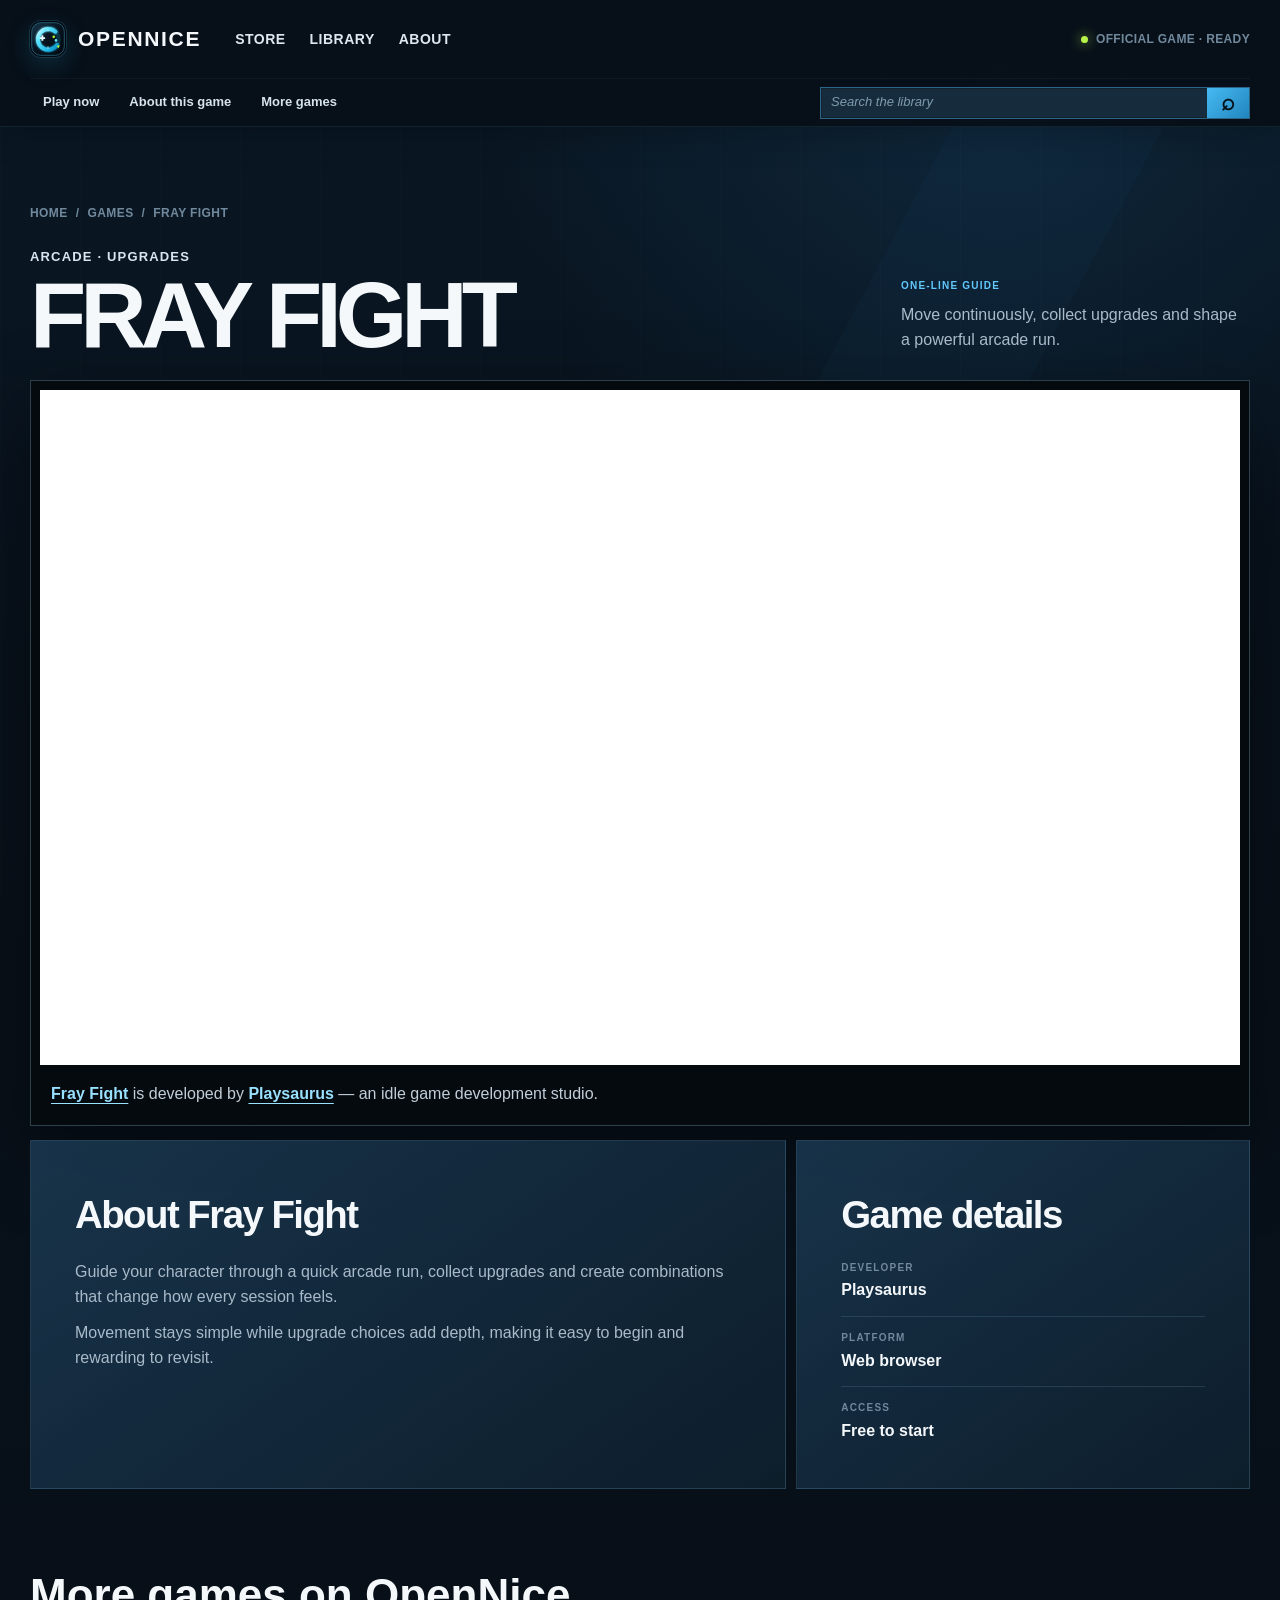
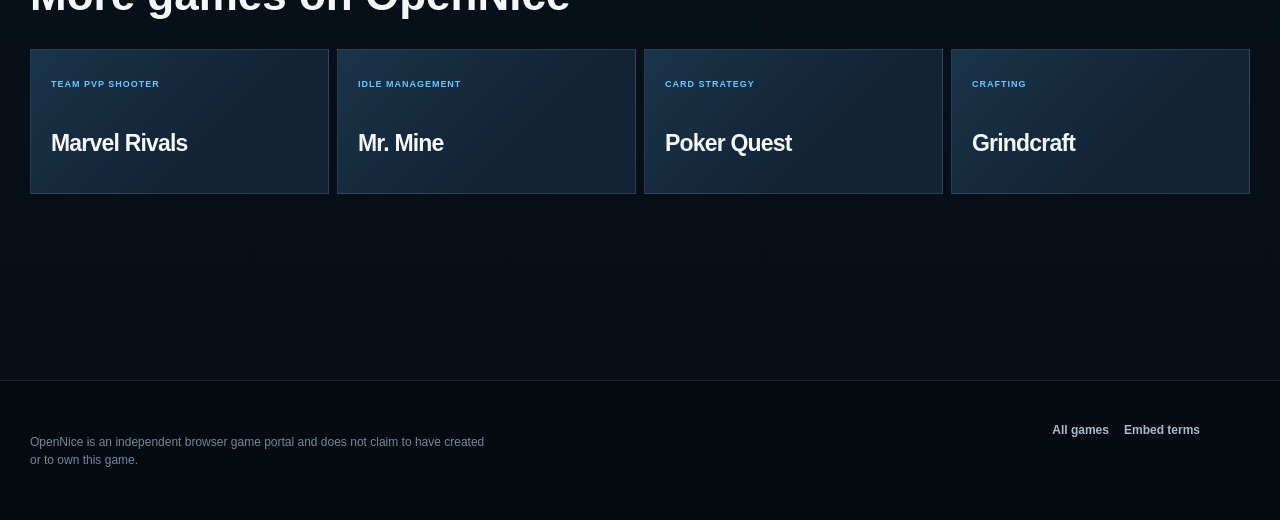
<file: fray-fight.html>
<!DOCTYPE html>
<html lang="en">
  <head>
    <meta charset="UTF-8">
    <meta name="viewport" content="width=device-width, initial-scale=1.0">

    <!-- 关键模块：Fray Fight 独立页 SEO 元数据。 -->
    <title>Play Fray Fight Online Free | OpenNice</title>
    <meta name="description" content="Play Fray Fight online in your browser. Move continuously, collect upgrades and shape a powerful run in the official Playsaurus web game.">
    <meta name="robots" content="index, follow, max-image-preview:large">
    <link rel="canonical" href="https://opennice.online/fray-fight.html">
    <meta name="theme-color" content="#101218">
    <meta property="og:type" content="website">
    <meta property="og:title" content="Play Fray Fight Online">
    <meta property="og:description" content="Move continuously, collect upgrades and shape a powerful arcade run.">
    <meta property="og:url" content="https://opennice.online/fray-fight.html">
    <meta property="og:image" content="https://opennice.online/assets/covers/fray-fight.png">
    <link rel="icon" href="favicon.svg?v=20260728c" type="image/svg+xml">
    <link rel="apple-touch-icon" href="apple-touch-icon.png?v=20260728c">
    <link rel="stylesheet" href="styles.css?v=20260728c">

    <!-- 关键模块：结构化数据明确游戏开发者为 Playsaurus。 -->
    <script type="application/ld+json">
      {
        "@context": "https://schema.org",
        "@type": "VideoGame",
        "name": "Fray Fight",
        "url": "https://opennice.online/fray-fight.html",
        "image": "https://opennice.online/assets/covers/fray-fight.png",
        "description": "A browser arcade game developed by Playsaurus.",
        "gamePlatform": "Web browser",
        "isAccessibleForFree": true,
        "developer": {
          "@type": "Organization",
          "name": "Playsaurus",
          "url": "https://playsaurus.com"
        }
      }
    </script>
  </head>
  <body>
    <a class="skip-link" href="#game">Skip to game</a>

    <!-- 关键模块：全站双层导航，游戏 iframe 本身保持官方代码不变。 -->
    <header class="site-header">
      <nav class="nav-shell" aria-label="Primary navigation">
        <a class="brand" href="index.html" aria-label="OpenNice home"><span class="brand-mark" aria-hidden="true"></span><span>OPENNICE</span></a>
        <div class="nav-links"><a href="index.html">Store</a><a href="catalog.html">Library</a><a href="https://playsaurus.com" target="_blank">About</a></div>
        <p class="header-note"><span aria-hidden="true"></span> Official game · Ready</p>
      </nav>
      <div class="discovery-shell">
        <nav class="discovery-links" aria-label="Discover games"><a href="#game">Play now</a><a href="#about-title">About this game</a><a href="#more-title">More games</a></nav>
        <form class="header-search" action="catalog.html" method="get" role="search"><label class="visually-hidden" for="game-search">Search games</label><input id="game-search" name="q" type="search" placeholder="Search the library" autocomplete="off"><button type="submit" aria-label="Search">⌕</button></form>
      </div>
    </header>

    <main class="page-shell game-page">
      <nav class="breadcrumbs" aria-label="Breadcrumb">
        <a href="index.html">Home</a><span aria-hidden="true">/</span><a href="catalog.html">Games</a><span aria-hidden="true">/</span><span aria-current="page">Fray Fight</span>
      </nav>

      <section class="game-heading" aria-labelledby="page-title">
        <div><p class="section-kicker">Arcade · Upgrades</p><h1 id="page-title">Fray Fight</h1></div>
        <p class="game-heading-copy"><strong>One-line guide</strong>Move continuously, collect upgrades and shape a powerful arcade run.</p>
      </section>

      <!-- 关键模块：官方 iframe 代码及所需权限保持不变。 -->
      <section id="game" class="game-frame" aria-label="Play Fray Fight">
        <div class="game-embed">
          <iframe src="https://frayfight.com/game/" title="Fray Fight" scrolling="no" allow="autoplay; payment; fullscreen; microphone; clipboard-read; focus-without-user-activation *; screen-wake-lock; gamepad; clipboard-write 'self' https://frayfight.com" webkitallowfullscreen="true" mozallowfullscreen="true" msallowfullscreen="true" allowfullscreen="true" loading="eager" style="border: 0px; background-color: rgb(255, 255, 255); width: 100%; height: 100%; min-width: 100%; min-height: 100%;"></iframe>
        </div>
        <!-- 关键模块：条款要求的官方游戏链接与开发者署名。 -->
        <p class="attribution">
          <a href="https://frayfight.com/" target="_blank">Fray Fight</a>
          is developed by
          <a href="https://playsaurus.com" target="_blank">Playsaurus</a>
          — an idle game development studio.
        </p>
      </section>

      <div class="game-info-grid">
        <section class="info-card" aria-labelledby="about-title">
          <h2 id="about-title">About Fray Fight</h2>
          <p>Guide your character through a quick arcade run, collect upgrades and create combinations that change how every session feels.</p>
          <p>Movement stays simple while upgrade choices add depth, making it easy to begin and rewarding to revisit.</p>
        </section>
        <section class="info-card" aria-labelledby="details-title">
          <h2 id="details-title">Game details</h2>
          <dl class="fact-list">
            <div><dt>Developer</dt><dd>Playsaurus</dd></div>
            <div><dt>Platform</dt><dd>Web browser</dd></div>
            <div><dt>Access</dt><dd>Free to start</dd></div>
          </dl>
        </section>
      </div>

      <section class="more-games" aria-labelledby="more-title">
        <h2 id="more-title">More games on OpenNice</h2>
        <div class="mini-grid">
          <a class="mini-card" href="marvel-rivals.html"><span>Team PVP shooter</span><h3>Marvel Rivals</h3></a>
          <a class="mini-card" href="mr-mine.html"><span>Idle management</span><h3>Mr. Mine</h3></a>
          <a class="mini-card" href="poker-quest.html"><span>Card strategy</span><h3>Poker Quest</h3></a>
          <a class="mini-card" href="grindcraft.html"><span>Crafting</span><h3>Grindcraft</h3></a>
        </div>
      </section>
    </main>

    <footer class="site-footer">
      <div class="footer-shell">
        <p>OpenNice is an independent browser game portal and does not claim to have created or to own this game.</p>
        <div class="footer-links"><a href="catalog.html">All games</a><a href="https://playsaurus.com/embed-our-games" target="_blank">Embed terms</a></div>
      </div>
    </footer>
  </body>
</html>
</file>
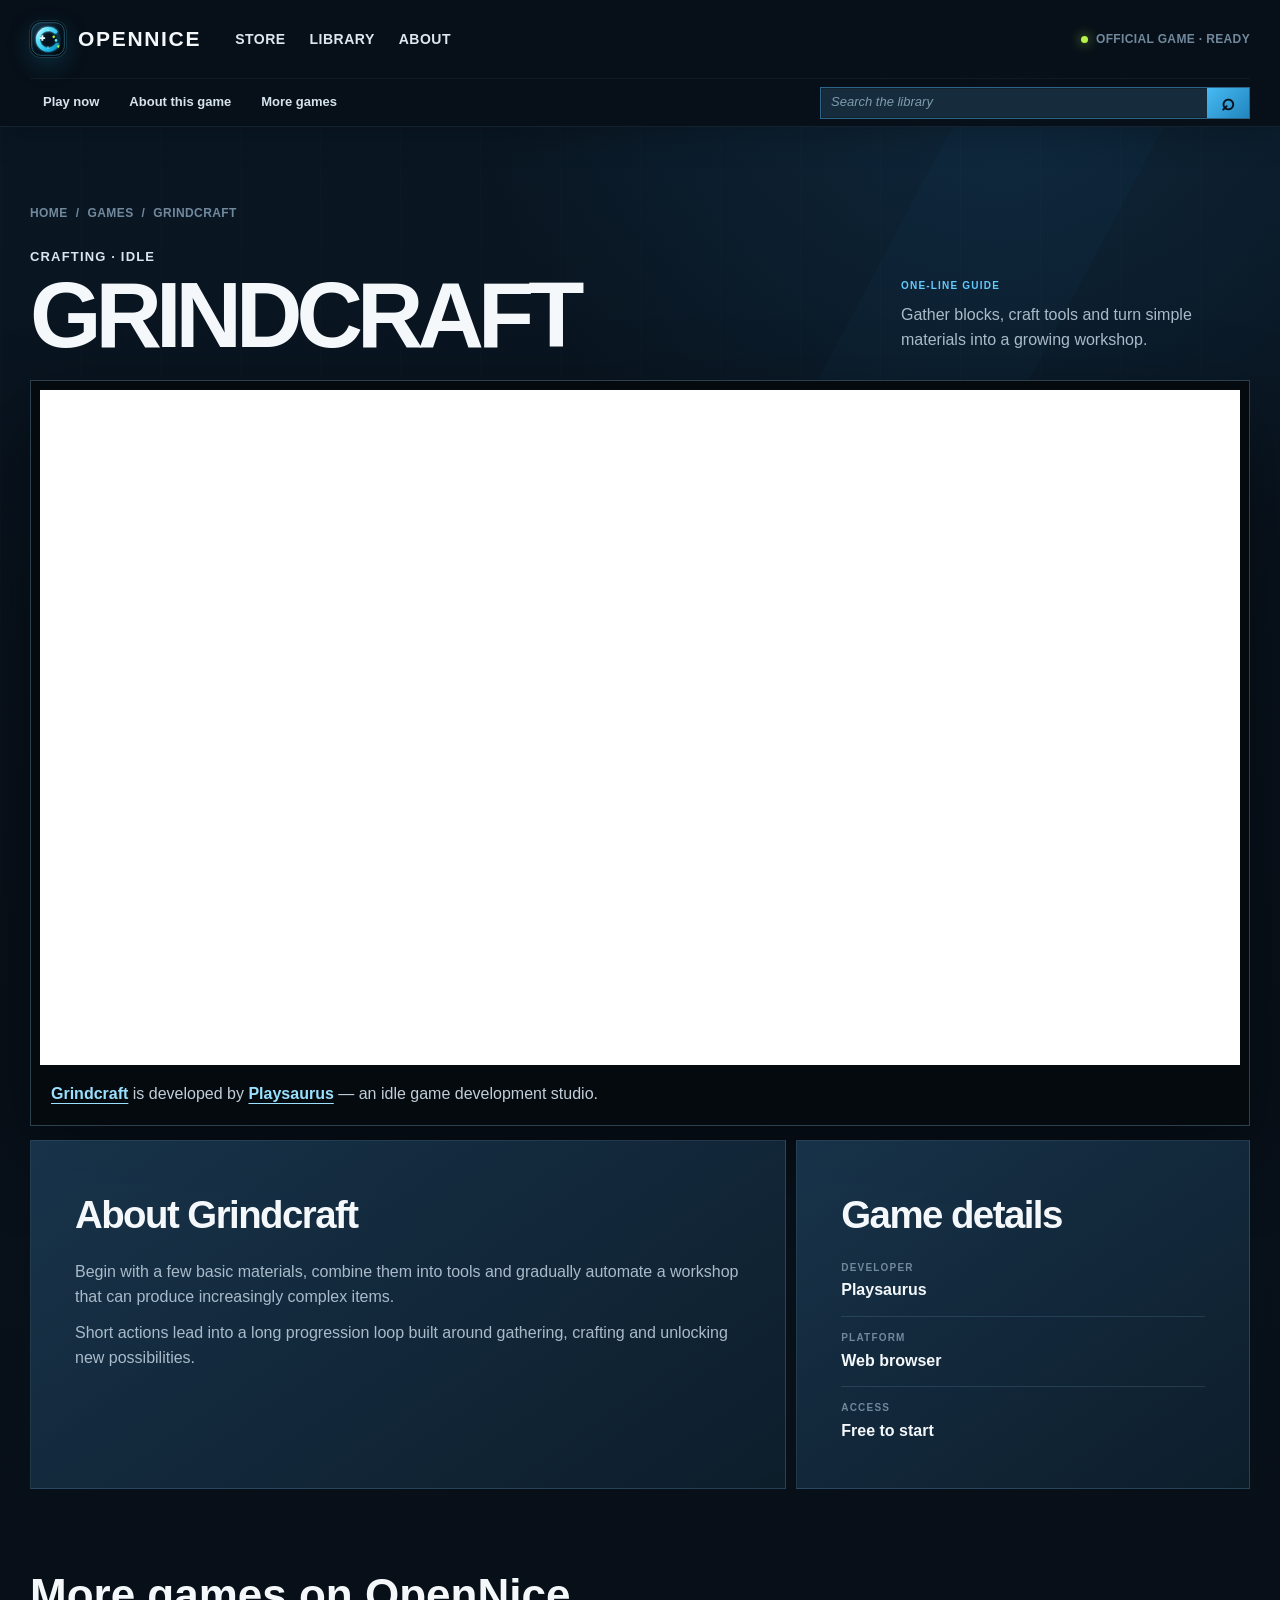
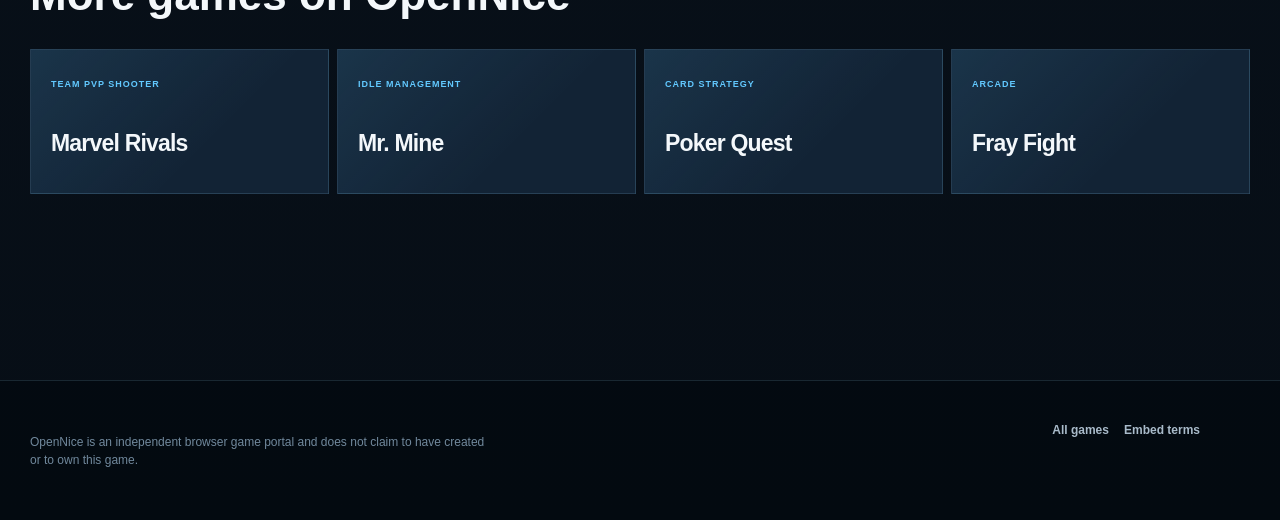
<file: grindcraft.html>
<!DOCTYPE html>
<html lang="en">
  <head>
    <meta charset="UTF-8">
    <meta name="viewport" content="width=device-width, initial-scale=1.0">

    <!-- 关键模块：Grindcraft 独立页 SEO 元数据。 -->
    <title>Play Grindcraft Online Free | OpenNice</title>
    <meta name="description" content="Play Grindcraft online in your browser. Gather blocks, craft tools and grow your workshop in the official Playsaurus web game.">
    <meta name="robots" content="index, follow, max-image-preview:large">
    <link rel="canonical" href="https://opennice.online/grindcraft.html">
    <meta name="theme-color" content="#101218">
    <meta property="og:type" content="website">
    <meta property="og:title" content="Play Grindcraft Online">
    <meta property="og:description" content="Gather blocks, craft tools and turn simple materials into a growing workshop.">
    <meta property="og:url" content="https://opennice.online/grindcraft.html">
    <meta property="og:image" content="https://opennice.online/assets/covers/grindcraft.png">
    <link rel="icon" href="favicon.svg?v=20260728c" type="image/svg+xml">
    <link rel="apple-touch-icon" href="apple-touch-icon.png?v=20260728c">
    <link rel="stylesheet" href="styles.css?v=20260728c">

    <!-- 关键模块：结构化数据明确游戏开发者为 Playsaurus。 -->
    <script type="application/ld+json">
      {
        "@context": "https://schema.org",
        "@type": "VideoGame",
        "name": "Grindcraft",
        "url": "https://opennice.online/grindcraft.html",
        "image": "https://opennice.online/assets/covers/grindcraft.png",
        "description": "A browser crafting game developed by Playsaurus.",
        "gamePlatform": "Web browser",
        "isAccessibleForFree": true,
        "developer": {
          "@type": "Organization",
          "name": "Playsaurus",
          "url": "https://playsaurus.com"
        }
      }
    </script>
  </head>
  <body>
    <a class="skip-link" href="#game">Skip to game</a>

    <!-- 关键模块：全站双层导航，游戏 iframe 本身保持官方代码不变。 -->
    <header class="site-header">
      <nav class="nav-shell" aria-label="Primary navigation">
        <a class="brand" href="index.html" aria-label="OpenNice home"><span class="brand-mark" aria-hidden="true"></span><span>OPENNICE</span></a>
        <div class="nav-links"><a href="index.html">Store</a><a href="catalog.html">Library</a><a href="https://playsaurus.com" target="_blank">About</a></div>
        <p class="header-note"><span aria-hidden="true"></span> Official game · Ready</p>
      </nav>
      <div class="discovery-shell">
        <nav class="discovery-links" aria-label="Discover games"><a href="#game">Play now</a><a href="#about-title">About this game</a><a href="#more-title">More games</a></nav>
        <form class="header-search" action="catalog.html" method="get" role="search"><label class="visually-hidden" for="game-search">Search games</label><input id="game-search" name="q" type="search" placeholder="Search the library" autocomplete="off"><button type="submit" aria-label="Search">⌕</button></form>
      </div>
    </header>

    <main class="page-shell game-page">
      <nav class="breadcrumbs" aria-label="Breadcrumb">
        <a href="index.html">Home</a><span aria-hidden="true">/</span><a href="catalog.html">Games</a><span aria-hidden="true">/</span><span aria-current="page">Grindcraft</span>
      </nav>

      <section class="game-heading" aria-labelledby="page-title">
        <div><p class="section-kicker">Crafting · Idle</p><h1 id="page-title">Grindcraft</h1></div>
        <p class="game-heading-copy"><strong>One-line guide</strong>Gather blocks, craft tools and turn simple materials into a growing workshop.</p>
      </section>

      <!-- 关键模块：官方 iframe 代码及所需权限保持不变。 -->
      <section id="game" class="game-frame" aria-label="Play Grindcraft">
        <div class="game-embed">
          <iframe src="https://grindcraft.com/game.php" title="Grindcraft" scrolling="no" allow="autoplay; payment; fullscreen; microphone; clipboard-read; focus-without-user-activation *; screen-wake-lock; gamepad; clipboard-write 'self' https://grindcraft.com" webkitallowfullscreen="true" mozallowfullscreen="true" msallowfullscreen="true" allowfullscreen="true" loading="eager" style="border: 0px; background-color: rgb(255, 255, 255); width: 100%; height: 100%; min-width: 100%; min-height: 100%;"></iframe>
        </div>
        <!-- 关键模块：条款要求的官方游戏链接与开发者署名。 -->
        <p class="attribution">
          <a href="https://grindcraft.com/" target="_blank">Grindcraft</a>
          is developed by
          <a href="https://playsaurus.com" target="_blank">Playsaurus</a>
          — an idle game development studio.
        </p>
      </section>

      <div class="game-info-grid">
        <section class="info-card" aria-labelledby="about-title">
          <h2 id="about-title">About Grindcraft</h2>
          <p>Begin with a few basic materials, combine them into tools and gradually automate a workshop that can produce increasingly complex items.</p>
          <p>Short actions lead into a long progression loop built around gathering, crafting and unlocking new possibilities.</p>
        </section>
        <section class="info-card" aria-labelledby="details-title">
          <h2 id="details-title">Game details</h2>
          <dl class="fact-list">
            <div><dt>Developer</dt><dd>Playsaurus</dd></div>
            <div><dt>Platform</dt><dd>Web browser</dd></div>
            <div><dt>Access</dt><dd>Free to start</dd></div>
          </dl>
        </section>
      </div>

      <section class="more-games" aria-labelledby="more-title">
        <h2 id="more-title">More games on OpenNice</h2>
        <div class="mini-grid">
          <a class="mini-card" href="marvel-rivals.html"><span>Team PVP shooter</span><h3>Marvel Rivals</h3></a>
          <a class="mini-card" href="mr-mine.html"><span>Idle management</span><h3>Mr. Mine</h3></a>
          <a class="mini-card" href="poker-quest.html"><span>Card strategy</span><h3>Poker Quest</h3></a>
          <a class="mini-card" href="fray-fight.html"><span>Arcade</span><h3>Fray Fight</h3></a>
        </div>
      </section>
    </main>

    <footer class="site-footer">
      <div class="footer-shell">
        <p>OpenNice is an independent browser game portal and does not claim to have created or to own this game.</p>
        <div class="footer-links"><a href="catalog.html">All games</a><a href="https://playsaurus.com/embed-our-games" target="_blank">Embed terms</a></div>
      </div>
    </footer>
  </body>
</html>
</file>
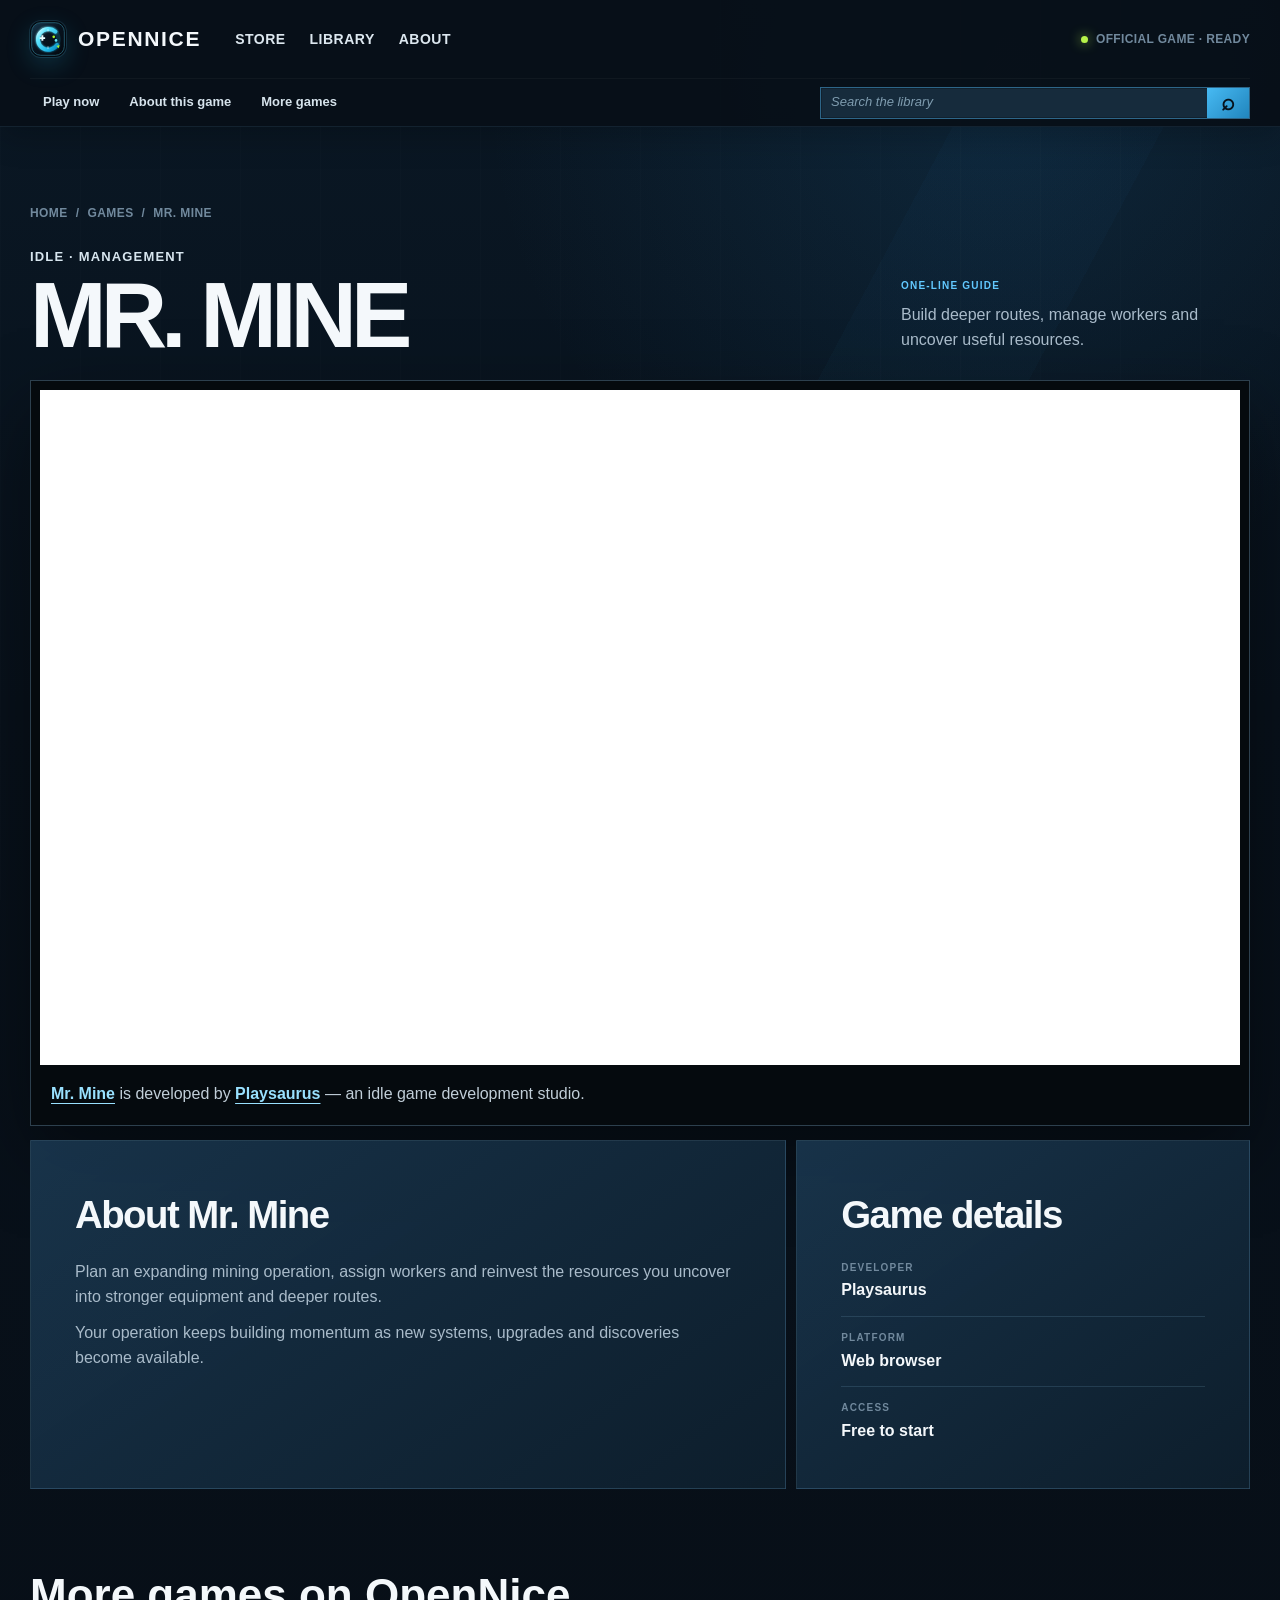
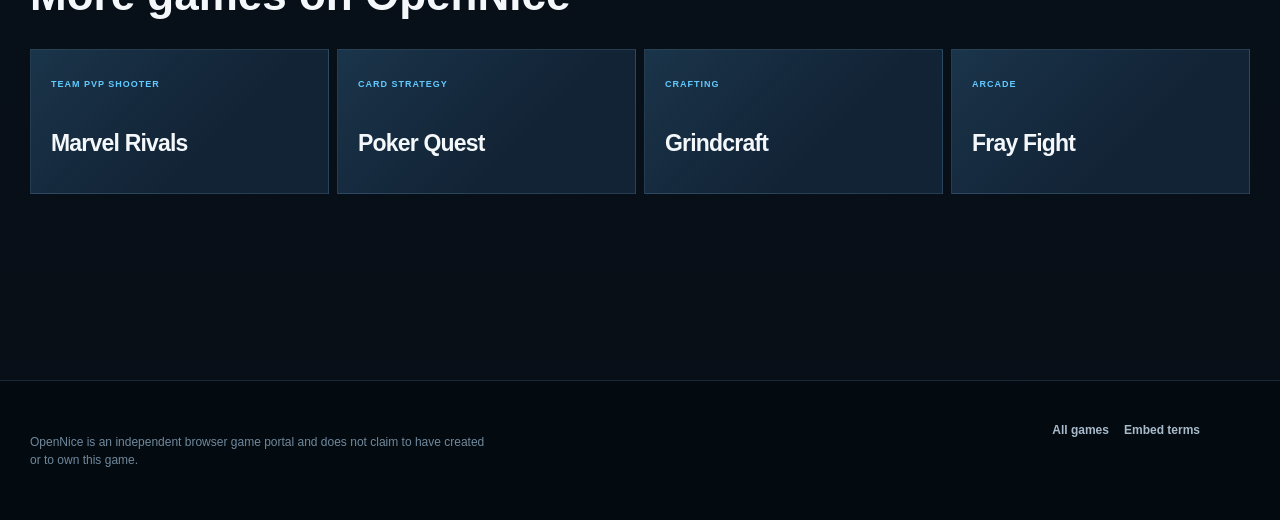
<file: mr-mine.html>
<!DOCTYPE html>
<html lang="en">
  <head>
    <meta charset="UTF-8">
    <meta name="viewport" content="width=device-width, initial-scale=1.0">

    <!-- 关键模块：Mr. Mine 独立页 SEO 元数据。 -->
    <title>Play Mr. Mine Online Free | OpenNice</title>
    <meta name="description" content="Play Mr. Mine online in your browser. Build deeper routes, manage workers and uncover resources in the official Playsaurus web game.">
    <meta name="robots" content="index, follow, max-image-preview:large">
    <link rel="canonical" href="https://opennice.online/mr-mine.html">
    <meta name="theme-color" content="#101218">
    <meta property="og:type" content="website">
    <meta property="og:title" content="Play Mr. Mine Online">
    <meta property="og:description" content="Build deeper routes, manage workers and uncover resources.">
    <meta property="og:url" content="https://opennice.online/mr-mine.html">
    <meta property="og:image" content="https://opennice.online/assets/covers/mr-mine.png">
    <link rel="icon" href="favicon.svg?v=20260728c" type="image/svg+xml">
    <link rel="apple-touch-icon" href="apple-touch-icon.png?v=20260728c">
    <link rel="stylesheet" href="styles.css?v=20260728c">

    <!-- 关键模块：结构化数据明确游戏开发者为 Playsaurus。 -->
    <script type="application/ld+json">
      {
        "@context": "https://schema.org",
        "@type": "VideoGame",
        "name": "Mr. Mine",
        "url": "https://opennice.online/mr-mine.html",
        "image": "https://opennice.online/assets/covers/mr-mine.png",
        "description": "A browser mining management game developed by Playsaurus.",
        "gamePlatform": "Web browser",
        "isAccessibleForFree": true,
        "developer": {
          "@type": "Organization",
          "name": "Playsaurus",
          "url": "https://playsaurus.com"
        }
      }
    </script>
  </head>
  <body>
    <a class="skip-link" href="#game">Skip to game</a>

    <!-- 关键模块：全站双层导航，游戏 iframe 本身保持官方代码不变。 -->
    <header class="site-header">
      <nav class="nav-shell" aria-label="Primary navigation">
        <a class="brand" href="index.html" aria-label="OpenNice home"><span class="brand-mark" aria-hidden="true"></span><span>OPENNICE</span></a>
        <div class="nav-links"><a href="index.html">Store</a><a href="catalog.html">Library</a><a href="https://playsaurus.com" target="_blank">About</a></div>
        <p class="header-note"><span aria-hidden="true"></span> Official game · Ready</p>
      </nav>
      <div class="discovery-shell">
        <nav class="discovery-links" aria-label="Discover games"><a href="#game">Play now</a><a href="#about-title">About this game</a><a href="#more-title">More games</a></nav>
        <form class="header-search" action="catalog.html" method="get" role="search"><label class="visually-hidden" for="game-search">Search games</label><input id="game-search" name="q" type="search" placeholder="Search the library" autocomplete="off"><button type="submit" aria-label="Search">⌕</button></form>
      </div>
    </header>

    <main class="page-shell game-page">
      <nav class="breadcrumbs" aria-label="Breadcrumb">
        <a href="index.html">Home</a><span aria-hidden="true">/</span><a href="catalog.html">Games</a><span aria-hidden="true">/</span><span aria-current="page">Mr. Mine</span>
      </nav>

      <section class="game-heading" aria-labelledby="page-title">
        <div><p class="section-kicker">Idle · Management</p><h1 id="page-title">Mr. Mine</h1></div>
        <p class="game-heading-copy"><strong>One-line guide</strong>Build deeper routes, manage workers and uncover useful resources.</p>
      </section>

      <!-- 关键模块：官方 iframe 代码及支付、全屏、游戏手柄等权限保持不变。 -->
      <section id="game" class="game-frame" aria-label="Play Mr. Mine">
        <div class="game-embed">
          <iframe src="https://mrmine.com/game/" title="Mr.Mine" scrolling="no" allow="autoplay; payment; fullscreen; microphone; clipboard-read; focus-without-user-activation *; screen-wake-lock; gamepad; clipboard-write 'self' https://mrmine.com" webkitallowfullscreen="true" mozallowfullscreen="true" msallowfullscreen="true" allowfullscreen="true" loading="eager" style="border: 0px; background-color: rgb(255, 255, 255); width: 100%; height: 100%; min-width: 100%; min-height: 100%;"></iframe>
        </div>
        <!-- 关键模块：补齐官方 Mr. Mine 链接，并紧贴 iframe 显示 Playsaurus 署名。 -->
        <p class="attribution">
          <a href="https://mrmine.com/" target="_blank">Mr. Mine</a>
          is developed by
          <a href="https://playsaurus.com" target="_blank">Playsaurus</a>
          — an idle game development studio.
        </p>
      </section>

      <div class="game-info-grid">
        <section class="info-card" aria-labelledby="about-title">
          <h2 id="about-title">About Mr. Mine</h2>
          <p>Plan an expanding mining operation, assign workers and reinvest the resources you uncover into stronger equipment and deeper routes.</p>
          <p>Your operation keeps building momentum as new systems, upgrades and discoveries become available.</p>
        </section>
        <section class="info-card" aria-labelledby="details-title">
          <h2 id="details-title">Game details</h2>
          <dl class="fact-list">
            <div><dt>Developer</dt><dd>Playsaurus</dd></div>
            <div><dt>Platform</dt><dd>Web browser</dd></div>
            <div><dt>Access</dt><dd>Free to start</dd></div>
          </dl>
        </section>
      </div>

      <section class="more-games" aria-labelledby="more-title">
        <h2 id="more-title">More games on OpenNice</h2>
        <div class="mini-grid">
          <a class="mini-card" href="marvel-rivals.html"><span>Team PVP shooter</span><h3>Marvel Rivals</h3></a>
          <a class="mini-card" href="poker-quest.html"><span>Card strategy</span><h3>Poker Quest</h3></a>
          <a class="mini-card" href="grindcraft.html"><span>Crafting</span><h3>Grindcraft</h3></a>
          <a class="mini-card" href="fray-fight.html"><span>Arcade</span><h3>Fray Fight</h3></a>
        </div>
      </section>
    </main>

    <footer class="site-footer">
      <div class="footer-shell">
        <p>OpenNice is an independent browser game portal and does not claim to have created or to own this game.</p>
        <div class="footer-links"><a href="catalog.html">All games</a><a href="https://playsaurus.com/embed-our-games" target="_blank">Embed terms</a></div>
      </div>
    </footer>
  </body>
</html>
</file>
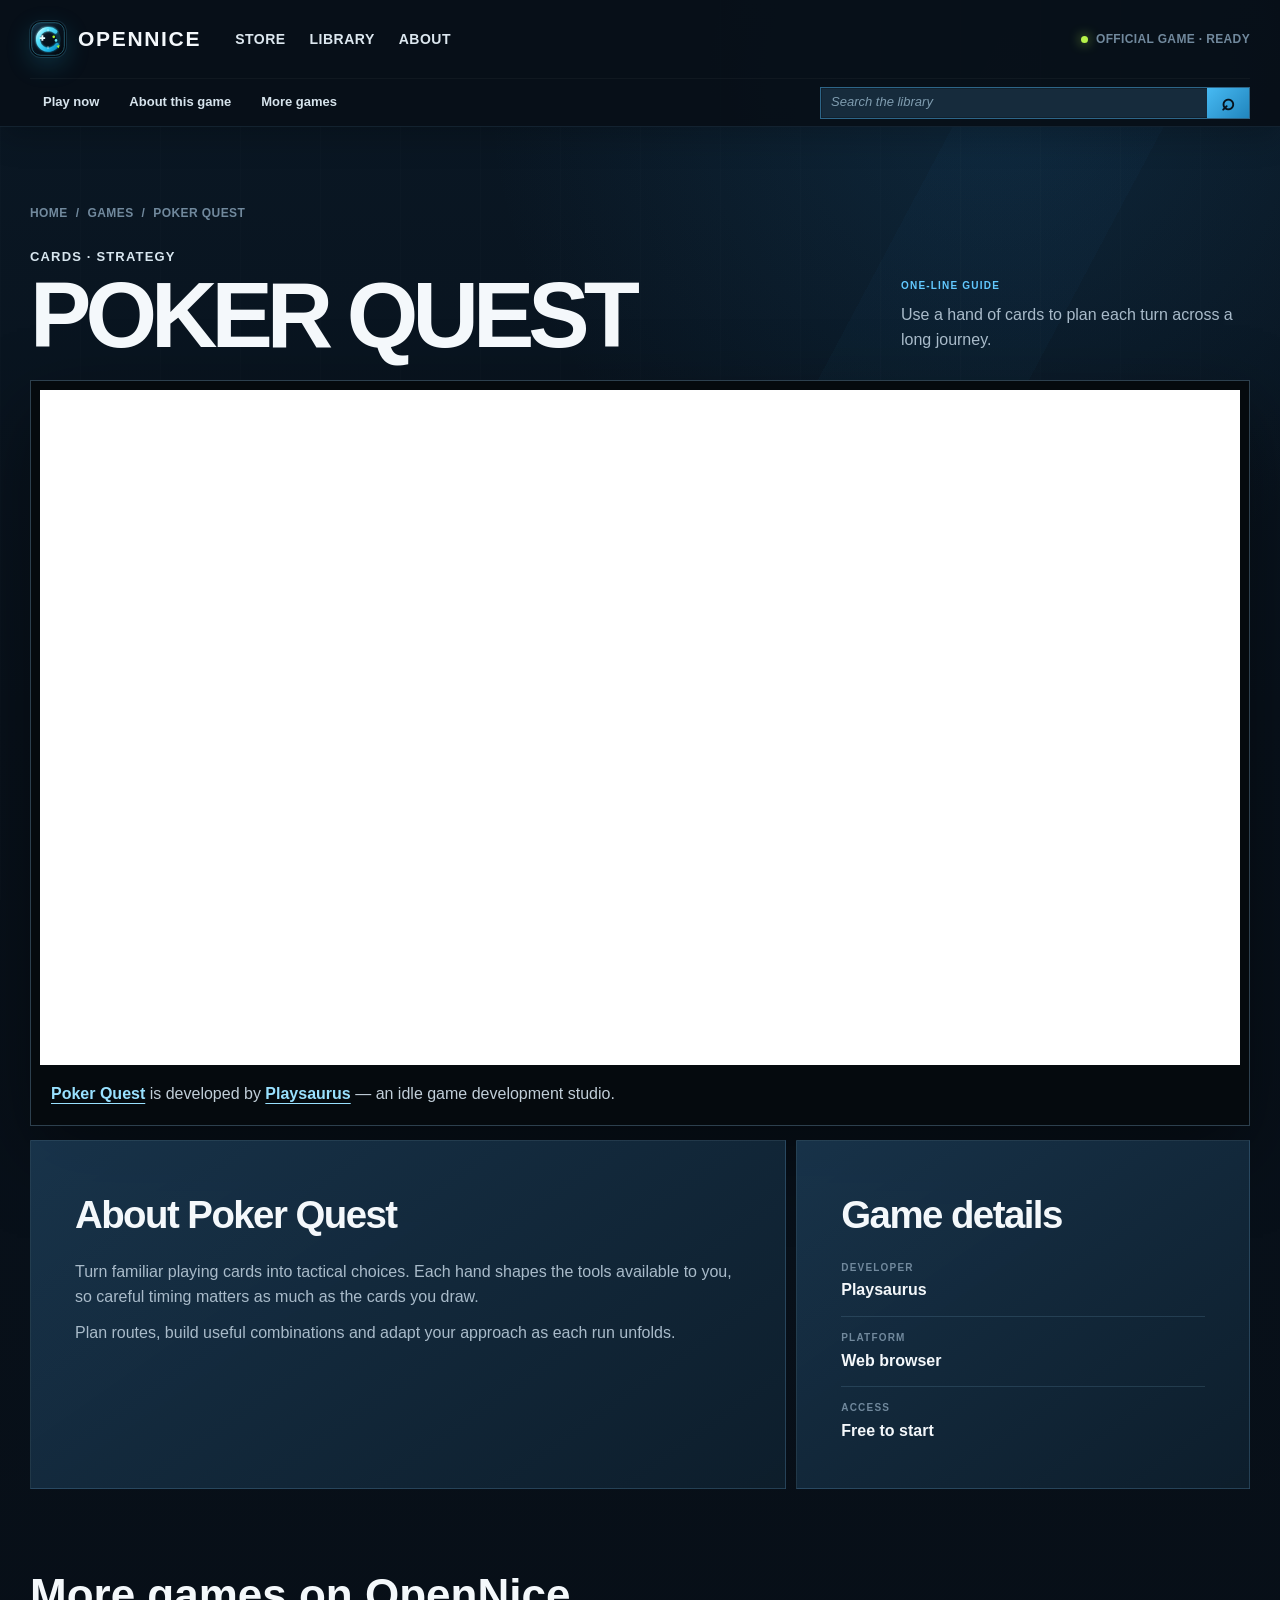
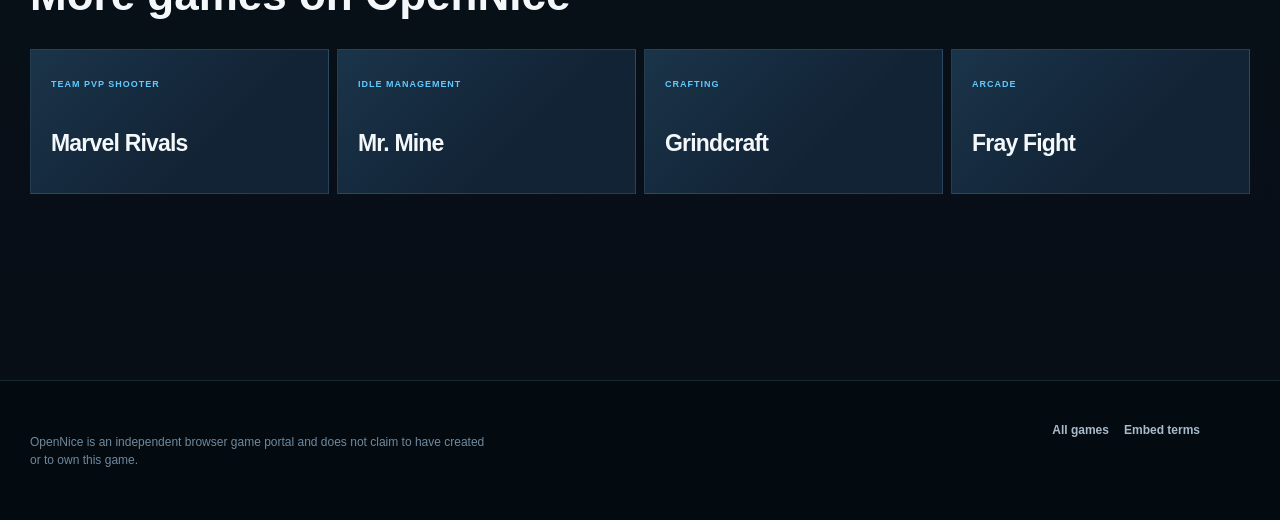
<file: poker-quest.html>
<!DOCTYPE html>
<html lang="en">
  <head>
    <meta charset="UTF-8">
    <meta name="viewport" content="width=device-width, initial-scale=1.0">

    <!-- 关键模块：Poker Quest 独立页 SEO 元数据。 -->
    <title>Play Poker Quest Online Free | OpenNice</title>
    <meta name="description" content="Play Poker Quest online in your browser. Use a hand of cards to plan each turn in the official Playsaurus web game.">
    <meta name="robots" content="index, follow, max-image-preview:large">
    <link rel="canonical" href="https://opennice.online/poker-quest.html">
    <meta name="theme-color" content="#101218">
    <meta property="og:type" content="website">
    <meta property="og:title" content="Play Poker Quest Online">
    <meta property="og:description" content="Use a hand of cards to plan each turn across a long journey.">
    <meta property="og:url" content="https://opennice.online/poker-quest.html">
    <meta property="og:image" content="https://opennice.online/assets/covers/poker-quest.png">
    <link rel="icon" href="favicon.svg?v=20260728c" type="image/svg+xml">
    <link rel="apple-touch-icon" href="apple-touch-icon.png?v=20260728c">
    <link rel="stylesheet" href="styles.css?v=20260728c">

    <!-- 关键模块：结构化数据明确游戏开发者为 Playsaurus。 -->
    <script type="application/ld+json">
      {
        "@context": "https://schema.org",
        "@type": "VideoGame",
        "name": "Poker Quest",
        "url": "https://opennice.online/poker-quest.html",
        "image": "https://opennice.online/assets/covers/poker-quest.png",
        "description": "A browser card strategy game developed by Playsaurus.",
        "gamePlatform": "Web browser",
        "isAccessibleForFree": true,
        "developer": {
          "@type": "Organization",
          "name": "Playsaurus",
          "url": "https://playsaurus.com"
        }
      }
    </script>
  </head>
  <body>
    <a class="skip-link" href="#game">Skip to game</a>

    <!-- 关键模块：全站双层导航，游戏 iframe 本身保持官方代码不变。 -->
    <header class="site-header">
      <nav class="nav-shell" aria-label="Primary navigation">
        <a class="brand" href="index.html" aria-label="OpenNice home"><span class="brand-mark" aria-hidden="true"></span><span>OPENNICE</span></a>
        <div class="nav-links"><a href="index.html">Store</a><a href="catalog.html">Library</a><a href="https://playsaurus.com" target="_blank">About</a></div>
        <p class="header-note"><span aria-hidden="true"></span> Official game · Ready</p>
      </nav>
      <div class="discovery-shell">
        <nav class="discovery-links" aria-label="Discover games"><a href="#game">Play now</a><a href="#about-title">About this game</a><a href="#more-title">More games</a></nav>
        <form class="header-search" action="catalog.html" method="get" role="search"><label class="visually-hidden" for="game-search">Search games</label><input id="game-search" name="q" type="search" placeholder="Search the library" autocomplete="off"><button type="submit" aria-label="Search">⌕</button></form>
      </div>
    </header>

    <main class="page-shell game-page">
      <nav class="breadcrumbs" aria-label="Breadcrumb">
        <a href="index.html">Home</a><span aria-hidden="true">/</span><a href="catalog.html">Games</a><span aria-hidden="true">/</span><span aria-current="page">Poker Quest</span>
      </nav>

      <section class="game-heading" aria-labelledby="page-title">
        <div><p class="section-kicker">Cards · Strategy</p><h1 id="page-title">Poker Quest</h1></div>
        <p class="game-heading-copy"><strong>One-line guide</strong>Use a hand of cards to plan each turn across a long journey.</p>
      </section>

      <!-- 关键模块：官方 iframe 代码及所需权限保持不变。 -->
      <section id="game" class="game-frame" aria-label="Play Poker Quest">
        <div class="game-embed">
          <iframe src="https://playsaurus.com/kongPokerQuest63/" title="Poker Quest" scrolling="no" allow="autoplay; payment; fullscreen; microphone; clipboard-read; focus-without-user-activation *; screen-wake-lock; gamepad; clipboard-write 'self' https://playsaurus.com/kongPokerQuest56/" webkitallowfullscreen="true" mozallowfullscreen="true" msallowfullscreen="true" allowfullscreen="true" loading="eager" style="border: 0px; background-color: rgb(255, 255, 255); width: 100%; height: 100%; min-width: 100%; min-height: 100%;"></iframe>
        </div>
        <!-- 关键模块：补齐官方 Poker Quest 链接，并紧贴 iframe 显示 Playsaurus 署名。 -->
        <p class="attribution">
          <a href="https://pokerquest.com/" target="_blank">Poker Quest</a>
          is developed by
          <a href="https://playsaurus.com" target="_blank">Playsaurus</a>
          — an idle game development studio.
        </p>
      </section>

      <div class="game-info-grid">
        <section class="info-card" aria-labelledby="about-title">
          <h2 id="about-title">About Poker Quest</h2>
          <p>Turn familiar playing cards into tactical choices. Each hand shapes the tools available to you, so careful timing matters as much as the cards you draw.</p>
          <p>Plan routes, build useful combinations and adapt your approach as each run unfolds.</p>
        </section>
        <section class="info-card" aria-labelledby="details-title">
          <h2 id="details-title">Game details</h2>
          <dl class="fact-list">
            <div><dt>Developer</dt><dd>Playsaurus</dd></div>
            <div><dt>Platform</dt><dd>Web browser</dd></div>
            <div><dt>Access</dt><dd>Free to start</dd></div>
          </dl>
        </section>
      </div>

      <section class="more-games" aria-labelledby="more-title">
        <h2 id="more-title">More games on OpenNice</h2>
        <div class="mini-grid">
          <a class="mini-card" href="marvel-rivals.html"><span>Team PVP shooter</span><h3>Marvel Rivals</h3></a>
          <a class="mini-card" href="mr-mine.html"><span>Idle management</span><h3>Mr. Mine</h3></a>
          <a class="mini-card" href="grindcraft.html"><span>Crafting</span><h3>Grindcraft</h3></a>
          <a class="mini-card" href="fray-fight.html"><span>Arcade</span><h3>Fray Fight</h3></a>
        </div>
      </section>
    </main>

    <footer class="site-footer">
      <div class="footer-shell">
        <p>OpenNice is an independent browser game portal and does not claim to have created or to own this game.</p>
        <div class="footer-links"><a href="catalog.html">All games</a><a href="https://playsaurus.com/embed-our-games" target="_blank">Embed terms</a></div>
      </div>
    </footer>
  </body>
</html>
</file>
<file: concept.css>
:root {
  --ink: #07090d;
  --ink-soft: #0d1118;
  --panel: rgba(12, 17, 24, 0.8);
  --line: rgba(231, 239, 248, 0.13);
  --line-strong: rgba(231, 239, 248, 0.26);
  --text: #f7f9fb;
  --muted: #a5afbd;
  --muted-dark: #697484;
  --cyan: #71e6ff;
  --cyan-deep: #0c9fc4;
  --lime: #d8ff52;
  --coral: #ff7c64;
  --ease: cubic-bezier(0.22, 1, 0.36, 1);
  --rail-width: 208px;
}

* {
  box-sizing: border-box;
}

html {
  scroll-behavior: smooth;
  color-scheme: dark;
}

body {
  margin: 0;
  min-width: 320px;
  background:
    radial-gradient(circle at 74% -10%, rgba(36, 107, 128, 0.16), transparent 34rem),
    var(--ink);
  color: var(--text);
  font-family: "Avenir Next", Avenir, "Segoe UI", ui-sans-serif, sans-serif;
  font-synthesis: none;
  -webkit-font-smoothing: antialiased;
}

button,
input {
  font: inherit;
}

button,
a {
  -webkit-tap-highlight-color: transparent;
}

button {
  color: inherit;
}

a {
  color: inherit;
  text-decoration: none;
}

img,
video,
svg {
  display: block;
}

.sr-only {
  position: absolute;
  width: 1px;
  height: 1px;
  padding: 0;
  margin: -1px;
  overflow: hidden;
  clip: rect(0, 0, 0, 0);
  white-space: nowrap;
  border: 0;
}

.skip-link {
  position: fixed;
  top: 0.75rem;
  left: 0.75rem;
  z-index: 200;
  padding: 0.7rem 1rem;
  border-radius: 0.5rem;
  background: var(--text);
  color: var(--ink);
  transform: translateY(-160%);
  transition: transform 180ms ease;
}

.skip-link:focus {
  transform: translateY(0);
}

:focus-visible {
  outline: 2px solid var(--cyan);
  outline-offset: 3px;
}

/* 关键模块：侧栏 */
.side-rail {
  position: fixed;
  inset: 0 auto 0 0;
  z-index: 80;
  display: flex;
  width: var(--rail-width);
  flex-direction: column;
  border-right: 1px solid rgba(113, 230, 255, 0.11);
  background:
    radial-gradient(circle at 18% 0%, rgba(35, 135, 163, 0.15), transparent 15rem),
    linear-gradient(180deg, rgba(9, 13, 20, 0.98), rgba(6, 8, 12, 0.98));
  box-shadow: 1rem 0 3rem rgba(0, 0, 0, 0.16);
  backdrop-filter: blur(22px);
}

.side-rail::after {
  position: absolute;
  inset: 76px 0 auto;
  height: 1px;
  background: linear-gradient(90deg, rgba(113, 230, 255, 0.18), transparent 88%);
  content: "";
  pointer-events: none;
}

.brand {
  display: inline-flex;
  align-items: center;
  gap: 0.72rem;
}

.brand--rail {
  height: 76px;
  flex: 0 0 76px;
  padding: 0 1.05rem;
}

.brand-mark {
  position: relative;
  display: grid;
  width: 2.45rem;
  height: 2.45rem;
  flex: 0 0 2.45rem;
  place-items: center;
  overflow: hidden;
  border-radius: 0.78rem;
  background: #07131f url("favicon.svg?v=20260728c") center / cover no-repeat;
  color: var(--cyan);
  box-shadow:
    0 0 0 1px rgba(113, 230, 255, 0.12),
    0 0.65rem 1.8rem rgba(31, 166, 202, 0.2);
  transition: transform 180ms ease, box-shadow 180ms ease;
}

.brand-mark::before {
  content: none;
}

.brand-core {
  display: none;
}

.brand:hover .brand-mark {
  box-shadow:
    0 0 0 1px rgba(113, 230, 255, 0.22),
    0 0.75rem 2.1rem rgba(31, 166, 202, 0.28);
  transform: translateY(-1px) rotate(-2deg);
}

.brand-name {
  font-size: 0.78rem;
  font-weight: 840;
  letter-spacing: 0.145em;
}

.rail-nav {
  display: flex;
  flex: 1;
  flex-direction: column;
  gap: 0.42rem;
  padding: 2.05rem 0.8rem 1.3rem;
}

.rail-caption {
  margin: 0 0 0.35rem;
  padding: 0 0.6rem;
  color: #566273;
  font-size: 0.57rem;
  font-weight: 760;
  letter-spacing: 0.18em;
  text-transform: uppercase;
}

.rail-link {
  position: relative;
  display: grid;
  grid-template-columns: 1.15rem minmax(0, 1fr) auto;
  align-items: center;
  gap: 0.7rem;
  min-height: 3.1rem;
  border: 1px solid transparent;
  border-radius: 0.78rem;
  background: transparent;
  color: var(--muted);
  padding: 0 0.72rem;
  font-size: 0.79rem;
  font-weight: 650;
  text-align: left;
  cursor: pointer;
  transition:
    color 180ms ease,
    border-color 180ms ease,
    background 180ms ease,
    box-shadow 180ms ease;
}

.rail-link::before {
  position: absolute;
  top: 0.7rem;
  bottom: 0.7rem;
  left: -0.82rem;
  width: 3px;
  border-radius: 0 1rem 1rem 0;
  background: var(--cyan);
  content: "";
  opacity: 0;
  transform: scaleY(0.3);
  box-shadow: 0 0 1rem rgba(113, 230, 255, 0.55);
  transition: opacity 180ms ease, transform 180ms var(--ease);
}

.rail-link:hover {
  border-color: rgba(255, 255, 255, 0.06);
  background: rgba(255, 255, 255, 0.035);
  color: var(--text);
}

.rail-link.is-active {
  border-color: rgba(113, 230, 255, 0.2);
  background: linear-gradient(90deg, rgba(45, 177, 209, 0.15), rgba(19, 33, 45, 0.38));
  color: var(--text);
  box-shadow:
    inset 0 1px rgba(255, 255, 255, 0.025),
    0 0.8rem 2rem rgba(0, 0, 0, 0.13);
}

.rail-link.is-active::before {
  opacity: 1;
  transform: scaleY(1);
}

.rail-icon {
  width: 1.05rem;
  fill: none;
  stroke: currentColor;
  stroke-linecap: round;
  stroke-linejoin: round;
  stroke-width: 1.65;
  transition: color 180ms ease, transform 180ms var(--ease);
}

.rail-link:hover .rail-icon {
  color: var(--cyan);
  transform: translateX(2px);
}

.rail-link.is-active .rail-icon {
  color: var(--cyan);
  filter: drop-shadow(0 0 0.35rem rgba(113, 230, 255, 0.32));
}

.rail-label {
  overflow: hidden;
  text-overflow: ellipsis;
  white-space: nowrap;
}

.rail-number {
  color: var(--muted-dark);
  font-family: "SFMono-Regular", Consolas, monospace;
  font-size: 0.57rem;
  font-variant-numeric: tabular-nums;
  letter-spacing: 0.08em;
}

.rail-link.is-active .rail-number {
  color: var(--cyan);
}

.rail-footer {
  display: grid;
  grid-template-columns: auto minmax(0, 1fr) auto;
  align-items: center;
  gap: 0.58rem;
  margin: 0;
  border: 0;
  border-top: 1px solid rgba(231, 239, 248, 0.08);
  border-radius: 0;
  background: linear-gradient(180deg, rgba(255, 255, 255, 0.018), rgba(113, 230, 255, 0.035));
  padding: 1rem 0.8rem calc(1rem + env(safe-area-inset-bottom));
  color: var(--muted);
}

.rail-footer-copy {
  display: grid;
  gap: 0.12rem;
  min-width: 0;
  line-height: 1.25;
}

.rail-footer-copy strong {
  overflow: hidden;
  color: #c6ced9;
  font-size: 0.61rem;
  font-weight: 680;
  text-overflow: ellipsis;
  white-space: nowrap;
}

.rail-footer-copy > span {
  color: var(--muted-dark);
  font-size: 0.54rem;
  letter-spacing: 0.03em;
}

.rail-footer-pulse {
  border: 1px solid rgba(216, 255, 82, 0.14);
  border-radius: 100vmax;
  background: rgba(216, 255, 82, 0.06);
  color: #bddf45;
  padding: 0.22rem 0.34rem;
  font-family: "SFMono-Regular", Consolas, monospace;
  font-size: 0.46rem;
  letter-spacing: 0.08em;
  text-transform: uppercase;
}

.status-dot,
.live-mark {
  width: 0.42rem;
  height: 0.42rem;
  border-radius: 50%;
  background: var(--lime);
  box-shadow: 0 0 0 4px rgba(216, 255, 82, 0.1), 0 0 18px rgba(216, 255, 82, 0.42);
}

.site-shell {
  min-height: 100vh;
  margin-left: var(--rail-width);
}

/* 关键模块：顶部工具栏 */
.topbar {
  position: fixed;
  inset: 0 0 auto var(--rail-width);
  z-index: 70;
  display: grid;
  height: 76px;
  grid-template-columns: minmax(280px, 520px) auto;
  align-items: center;
  justify-content: space-between;
  gap: 1.5rem;
  padding: 0 2rem;
  border-bottom: 1px solid rgba(255, 255, 255, 0.08);
  background: linear-gradient(to bottom, rgba(7, 9, 13, 0.92), rgba(7, 9, 13, 0.48));
  backdrop-filter: blur(18px);
  transition: background 220ms ease, border-color 220ms ease, box-shadow 220ms ease;
}

.topbar.is-scrolled {
  border-bottom-color: rgba(113, 230, 255, 0.16);
  background: rgba(7, 9, 13, 0.9);
  box-shadow: 0 0.75rem 2.5rem rgba(0, 0, 0, 0.24);
}

.brand--mobile {
  display: none;
}

.search {
  position: relative;
  display: flex;
  height: 2.68rem;
  align-items: center;
}

.search > svg {
  position: absolute;
  left: 0.95rem;
  width: 1rem;
  fill: none;
  stroke: var(--muted);
  stroke-linecap: round;
  stroke-linejoin: round;
  stroke-width: 1.6;
  pointer-events: none;
}

.search input {
  width: 100%;
  height: 100%;
  border: 1px solid var(--line);
  border-radius: 0.62rem;
  background: rgba(255, 255, 255, 0.055);
  color: var(--text);
  padding: 0 4rem 0 2.75rem;
  font-size: 0.76rem;
  transition: border-color 180ms ease, background 180ms ease, box-shadow 180ms ease;
}

.search input::placeholder {
  color: #7e8794;
}

.search input:focus {
  border-color: rgba(113, 230, 255, 0.55);
  outline: 0;
  background: rgba(12, 18, 25, 0.92);
  box-shadow: 0 0 0 3px rgba(113, 230, 255, 0.08);
}

.search kbd {
  position: absolute;
  right: 0.72rem;
  border: 1px solid var(--line);
  border-radius: 0.28rem;
  background: rgba(0, 0, 0, 0.22);
  color: var(--muted-dark);
  padding: 0.2rem 0.34rem;
  font-size: 0.6rem;
  pointer-events: none;
}

.search-clear {
  position: absolute;
  right: 3rem;
  display: grid;
  width: 1.65rem;
  height: 1.65rem;
  place-items: center;
  border: 0;
  border-radius: 50%;
  background: transparent;
  color: var(--muted);
  padding: 0;
  cursor: pointer;
  transition: color 180ms ease, background 180ms ease;
}

.search-clear[hidden] {
  display: none;
}

.search-clear:hover {
  background: rgba(255, 255, 255, 0.08);
  color: var(--text);
}

.search-clear svg {
  width: 0.8rem;
  fill: none;
  stroke: currentColor;
  stroke-linecap: round;
  stroke-width: 1.8;
}

.top-actions {
  display: flex;
  align-items: center;
  gap: 0.48rem;
}

.icon-button,
.favorite-button,
.card-save {
  border: 1px solid transparent;
  background: transparent;
  cursor: pointer;
}

.icon-button {
  position: relative;
  display: grid;
  width: 2.45rem;
  height: 2.45rem;
  place-items: center;
  border-radius: 50%;
  color: var(--muted);
  transition: color 180ms ease, background 180ms ease, border-color 180ms ease;
}

.icon-button:hover {
  border-color: var(--line);
  background: rgba(255, 255, 255, 0.05);
  color: var(--text);
}

.icon-button svg {
  width: 1.05rem;
  fill: none;
  stroke: currentColor;
  stroke-linecap: round;
  stroke-linejoin: round;
  stroke-width: 1.7;
}

.saved-count {
  position: absolute;
  top: -0.08rem;
  right: -0.08rem;
  display: grid;
  min-width: 1rem;
  height: 1rem;
  place-items: center;
  border-radius: 99px;
  background: var(--cyan);
  color: #071015;
  font-size: 0.56rem;
  font-weight: 900;
}

.edition-pill {
  margin-left: 0.6rem;
  border: 1px solid var(--line);
  border-radius: 99px;
  color: var(--muted);
  padding: 0.46rem 0.75rem;
  font-size: 0.58rem;
  font-weight: 750;
  letter-spacing: 0.14em;
}

/* 关键模块：主视觉舞台 */
.hero {
  position: relative;
  display: flex;
  min-height: min(760px, 100vh);
  overflow: hidden;
  flex-direction: column;
  justify-content: flex-end;
  padding: 7.3rem clamp(2rem, 4vw, 5rem) 2rem;
  isolation: isolate;
}

.hero-media,
.hero-media img,
.hero-media video,
.hero-scrim,
.hero-grain {
  position: absolute;
  inset: 0;
}

.hero-media {
  z-index: -3;
  overflow: hidden;
  background: #11151b;
}

.hero-media img,
.hero-media video {
  width: 100%;
  height: 100%;
  object-fit: cover;
  object-position: 55% center;
}

.hero-media img {
  opacity: 1;
  transform: scale(1.01);
  transition: opacity 320ms ease, transform 1.1s var(--ease);
}

.hero-media img.is-switching {
  opacity: 0.24;
  transform: scale(1.035);
}

.hero-media video {
  display: none;
  background: #0b0e13;
}

.hero-media video.is-active {
  display: block;
}

.hero-scrim {
  z-index: 1;
  background:
    linear-gradient(90deg, rgba(5, 7, 11, 0.95) 0%, rgba(5, 7, 11, 0.64) 34%, rgba(5, 7, 11, 0.07) 72%),
    linear-gradient(0deg, var(--ink) 0%, rgba(7, 9, 13, 0.74) 14%, transparent 54%, rgba(4, 6, 9, 0.2) 100%);
  pointer-events: none;
}

.hero-grain {
  z-index: 2;
  opacity: 0.09;
  background-image: url("data:image/svg+xml,%3Csvg viewBox='0 0 180 180' xmlns='http://www.w3.org/2000/svg'%3E%3Cfilter id='n'%3E%3CfeTurbulence type='fractalNoise' baseFrequency='.9' numOctaves='4' stitchTiles='stitch'/%3E%3C/filter%3E%3Crect width='100%25' height='100%25' filter='url(%23n)' opacity='.55'/%3E%3C/svg%3E");
  mix-blend-mode: soft-light;
  pointer-events: none;
}

.hero-topline {
  position: absolute;
  top: 7.2rem;
  right: clamp(2rem, 4vw, 5rem);
  left: clamp(2rem, 4vw, 5rem);
  z-index: 4;
  display: flex;
  align-items: center;
  justify-content: space-between;
}

.eyebrow,
.slide-counter {
  color: rgba(247, 249, 251, 0.78);
  font-size: 0.64rem;
  font-weight: 780;
  letter-spacing: 0.17em;
  text-transform: uppercase;
}

.eyebrow {
  display: flex;
  align-items: center;
  gap: 0.7rem;
}

.live-mark {
  width: 0.36rem;
  height: 0.36rem;
  background: var(--coral);
  box-shadow: 0 0 0 4px rgba(255, 124, 100, 0.1), 0 0 18px rgba(255, 124, 100, 0.52);
}

.slide-counter {
  display: flex;
  gap: 0.34rem;
  color: var(--muted-dark);
  font-variant-numeric: tabular-nums;
}

.slide-counter span:first-child {
  color: var(--text);
}

.hero-copy {
  position: relative;
  z-index: 5;
  width: min(640px, 53vw);
  margin-bottom: 2.5rem;
  animation: hero-copy-reveal 820ms 90ms var(--ease) both;
}

.hero-kicker {
  margin: 0 0 0.85rem;
  color: var(--cyan);
  font-size: 0.72rem;
  font-weight: 820;
  letter-spacing: 0.16em;
  text-transform: uppercase;
}

.hero h1 {
  max-width: 8ch;
  margin: 0;
  color: white;
  font-size: clamp(4.2rem, 7.4vw, 8.5rem);
  font-family: "Avenir Next Condensed", "Arial Narrow", "Helvetica Neue", sans-serif;
  font-weight: 900;
  letter-spacing: -0.075em;
  line-height: 0.76;
  text-transform: uppercase;
  text-wrap: balance;
  text-shadow: 0 1rem 4rem rgba(0, 0, 0, 0.35);
}

.hero h1 em {
  color: transparent;
  font-style: normal;
  -webkit-text-stroke: 1px rgba(255, 255, 255, 0.76);
}

/* 关键模块：长标题使用独立字号，避免《World of Eggs》在桌面和手机端挤压操作区。 */
.hero.hero--long-title h1 {
  max-width: 12ch;
  font-size: clamp(3.15rem, 5.5vw, 6.4rem);
  line-height: 0.82;
}

.hero-description {
  max-width: 54ch;
  margin: 1.55rem 0 0;
  color: rgba(232, 237, 243, 0.82);
  font-size: clamp(0.82rem, 1vw, 0.96rem);
  line-height: 1.66;
}

.hero-meta {
  display: flex;
  flex-wrap: wrap;
  gap: 0.65rem 1.25rem;
  margin-top: 1.3rem;
  color: #bdc5cf;
  font-size: 0.68rem;
  font-weight: 650;
}

.hero-meta span {
  position: relative;
}

.hero-meta span + span::before {
  position: absolute;
  left: -0.72rem;
  color: var(--cyan);
  content: "•";
}

.hero-actions {
  display: flex;
  flex-wrap: wrap;
  gap: 0.68rem;
  margin-top: 1.55rem;
}

.button {
  display: inline-flex;
  min-height: 3rem;
  align-items: center;
  justify-content: center;
  gap: 0.7rem;
  border: 1px solid transparent;
  border-radius: 0.4rem;
  padding: 0 1.15rem;
  font-size: 0.73rem;
  font-weight: 820;
  letter-spacing: 0.015em;
  cursor: pointer;
  transition: transform 180ms var(--ease), background 180ms ease, border-color 180ms ease;
}

.button:hover {
  transform: translateY(-2px);
}

.button svg {
  width: 1.05rem;
  fill: none;
  stroke: currentColor;
  stroke-linecap: round;
  stroke-linejoin: round;
  stroke-width: 1.8;
}

.button--primary {
  min-width: 12.2rem;
  background: var(--lime);
  color: #0a0e0b;
  box-shadow: 0 0.9rem 2.5rem rgba(154, 203, 16, 0.14);
}

.button--primary:hover {
  background: #e4ff83;
}

.button--ghost {
  background: rgba(5, 8, 12, 0.58);
  border-color: rgba(255, 255, 255, 0.23);
  color: var(--text);
  backdrop-filter: blur(10px);
}

.button--ghost:hover {
  border-color: rgba(113, 230, 255, 0.52);
  background: rgba(8, 13, 18, 0.86);
}

.button--ghost svg {
  fill: currentColor;
  stroke: none;
}

.favorite-button {
  position: absolute;
  top: 9.2rem;
  right: clamp(2rem, 4vw, 5rem);
  z-index: 6;
  display: flex;
  min-height: 2.8rem;
  align-items: center;
  gap: 0.55rem;
  border-color: rgba(255, 255, 255, 0.2);
  border-radius: 99px;
  background: rgba(7, 10, 14, 0.5);
  color: var(--text);
  padding: 0 0.95rem;
  font-size: 0.67rem;
  font-weight: 760;
  backdrop-filter: blur(12px);
  transition: border-color 180ms ease, background 180ms ease, color 180ms ease;
  animation: interface-reveal 620ms 260ms var(--ease) both;
}

.favorite-button:hover,
.favorite-button[aria-pressed="true"] {
  border-color: rgba(216, 255, 82, 0.6);
  background: rgba(15, 20, 14, 0.8);
  color: var(--lime);
}

.favorite-button svg,
.card-save svg {
  width: 1rem;
  fill: none;
  stroke: currentColor;
  stroke-linejoin: round;
  stroke-width: 1.6;
}

.favorite-button[aria-pressed="true"] svg,
.card-save[aria-pressed="true"] svg {
  fill: currentColor;
}

.media-arrow {
  position: absolute;
  top: 50%;
  z-index: 6;
  display: grid;
  width: 3.1rem;
  height: 3.1rem;
  place-items: center;
  border: 1px solid rgba(255, 255, 255, 0.2);
  border-radius: 50%;
  background: rgba(7, 9, 13, 0.45);
  color: var(--text);
  cursor: pointer;
  opacity: 0.72;
  backdrop-filter: blur(10px);
  transform: translateY(-50%);
  transition: opacity 180ms ease, background 180ms ease, border-color 180ms ease;
}

.media-arrow:hover {
  border-color: rgba(113, 230, 255, 0.52);
  background: rgba(7, 9, 13, 0.8);
  opacity: 1;
}

.media-arrow svg {
  width: 1.25rem;
  fill: none;
  stroke: currentColor;
  stroke-linecap: round;
  stroke-linejoin: round;
  stroke-width: 1.5;
}

.media-arrow--previous {
  left: 0.35rem;
}

.media-arrow--next {
  right: 1.25rem;
}

/* 关键模块：媒体缩略图与分页点 */
.media-dock {
  position: absolute;
  right: clamp(2rem, 4vw, 5rem);
  bottom: 2.35rem;
  z-index: 6;
  width: min(43vw, 610px);
  animation: interface-reveal 720ms 180ms var(--ease) both;
}

.thumbnail-track {
  display: grid;
  grid-auto-columns: minmax(74px, 1fr);
  grid-auto-flow: column;
  gap: 0.38rem;
  overflow-x: auto;
  padding: 0.25rem;
  scrollbar-width: none;
}

.thumbnail-track::-webkit-scrollbar {
  display: none;
}

.thumbnail-track--games {
  grid-template-columns: repeat(2, minmax(0, 1fr));
  grid-auto-flow: row;
}

.media-thumbnail {
  position: relative;
  min-width: 76px;
  aspect-ratio: 16 / 9;
  overflow: hidden;
  border: 1px solid rgba(255, 255, 255, 0.14);
  border-radius: 0.42rem;
  background: #131820;
  padding: 0;
  cursor: pointer;
  opacity: 0.62;
  transition: opacity 180ms ease, border-color 180ms ease, transform 180ms var(--ease);
}

.media-thumbnail::after {
  position: absolute;
  inset: 0;
  background: linear-gradient(0deg, rgba(0, 0, 0, 0.78), transparent 65%);
  content: "";
}

.media-thumbnail:hover,
.media-thumbnail.is-active {
  border-color: rgba(113, 230, 255, 0.88);
  opacity: 1;
  transform: translateY(-0.18rem);
}

.media-thumbnail img {
  width: 100%;
  height: 100%;
  object-fit: cover;
}

.media-thumbnail > span:last-child {
  position: absolute;
  right: 0.32rem;
  bottom: 0.28rem;
  left: 0.32rem;
  z-index: 2;
  overflow: hidden;
  color: white;
  font-size: 0.5rem;
  font-weight: 730;
  text-align: left;
  text-overflow: ellipsis;
  white-space: nowrap;
}

.media-thumbnail--game {
  min-width: 0;
  aspect-ratio: 16 / 7;
}

.media-thumbnail--game > span:last-child {
  right: 0.55rem;
  bottom: 0.5rem;
  left: 0.55rem;
  font-size: 0.62rem;
  letter-spacing: 0.025em;
}

.thumbnail-play {
  position: absolute;
  inset: 50% auto auto 50%;
  z-index: 3;
  display: grid;
  width: 1.45rem;
  height: 1.45rem;
  place-items: center;
  border-radius: 50%;
  background: rgba(255, 255, 255, 0.9);
  color: #090d12;
  transform: translate(-50%, -50%);
}

.thumbnail-play svg {
  width: 0.82rem;
  fill: currentColor;
}

.media-dock-footer {
  display: flex;
  align-items: center;
  justify-content: space-between;
  gap: 1rem;
  padding: 0.62rem 0.25rem 0.55rem;
}

.media-status {
  overflow: hidden;
  margin: 0;
  color: rgba(247, 249, 251, 0.68);
  font-size: 0.53rem;
  font-weight: 720;
  letter-spacing: 0.08em;
  text-overflow: ellipsis;
  text-transform: uppercase;
  white-space: nowrap;
}

.media-dots {
  display: flex;
  flex: 0 0 auto;
  justify-content: flex-end;
  gap: 0.34rem;
}

.media-dots button {
  width: 0.4rem;
  height: 0.4rem;
  border: 0;
  border-radius: 99px;
  background: rgba(255, 255, 255, 0.28);
  padding: 0;
  cursor: pointer;
  transition: width 220ms var(--ease), background 180ms ease;
}

.media-dots button.is-active {
  width: 1.35rem;
  background: var(--cyan);
}

.gallery-progress {
  height: 2px;
  overflow: hidden;
  border-radius: 99px;
  background: rgba(255, 255, 255, 0.13);
}

.gallery-progress span {
  display: block;
  width: 100%;
  height: 100%;
  border-radius: inherit;
  background: linear-gradient(90deg, var(--cyan), #d7fbff);
  transform: scaleX(0);
  transform-origin: left;
}

.gallery-progress span.is-running {
  animation: gallery-progress 8.5s linear forwards;
}

.hero.is-gallery-paused .gallery-progress span {
  animation-play-state: paused;
}

/* 关键模块：游戏库内容轨道 */
.library-section {
  position: relative;
  z-index: 10;
  padding: clamp(3rem, 4vw, 4.5rem) clamp(1.5rem, 3.3vw, 4rem) clamp(4.25rem, 5.5vw, 6rem);
  background:
    linear-gradient(180deg, var(--ink), rgba(10, 13, 18, 0.98)),
    radial-gradient(circle at 100% 0%, rgba(113, 230, 255, 0.08), transparent 28rem);
}

.section-heading {
  display: flex;
  align-items: flex-end;
  justify-content: space-between;
  gap: 1.5rem;
  margin-bottom: 1.4rem;
}

.section-eyebrow {
  margin: 0 0 0.42rem;
  color: var(--cyan);
  font-size: 0.61rem;
  font-weight: 800;
  letter-spacing: 0.18em;
  text-transform: uppercase;
}

.section-heading h2 {
  margin: 0;
  font-size: clamp(1.7rem, 2.5vw, 2.8rem);
  letter-spacing: -0.045em;
  line-height: 1;
}

.section-controls {
  display: flex;
  align-items: center;
  gap: 1.1rem;
  color: var(--muted-dark);
  font-size: 0.68rem;
}

.text-button {
  border: 0;
  background: transparent;
  color: var(--text);
  padding: 0.35rem 0;
  font-size: 0.68rem;
  font-weight: 750;
  cursor: pointer;
}

.game-grid {
  display: grid;
  grid-template-columns: repeat(5, minmax(0, 1fr));
  gap: 0.85rem;
}

.game-card {
  min-width: 0;
  cursor: pointer;
  border-radius: 0.7rem;
  outline: 0;
  transition: opacity 220ms ease, transform 220ms var(--ease);
}

.game-card[hidden] {
  display: none;
}

.game-card:hover,
.game-card:focus-visible {
  transform: translateY(-0.42rem);
}

.game-card:focus-visible .game-art {
  border-color: rgba(113, 230, 255, 0.82);
  box-shadow: 0 0 0 3px rgba(113, 230, 255, 0.1), 0 1.2rem 2.8rem rgba(0, 0, 0, 0.28);
}

.game-art {
  position: relative;
  aspect-ratio: 4 / 5;
  overflow: hidden;
  border: 1px solid rgba(255, 255, 255, 0.11);
  border-radius: 0.62rem;
  background: #11161d;
}

.game-art::after {
  position: absolute;
  inset: 0;
  border-radius: inherit;
  background: linear-gradient(180deg, transparent 52%, rgba(0, 0, 0, 0.72));
  content: "";
  pointer-events: none;
}

.game-art img {
  width: 100%;
  height: 100%;
  object-fit: cover;
  transition: transform 600ms var(--ease), filter 300ms ease;
}

/* 关键模块：横版游戏画面在竖版卡片中保持完整，背景层负责自然填满留白。 */
.browser-cover-frame {
  position: absolute;
  inset: 0;
  overflow: hidden;
  background: #080d14;
}

.browser-cover-frame .browser-cover-backdrop {
  position: absolute;
  inset: -8%;
  width: 116%;
  height: 116%;
  object-fit: cover;
  filter: blur(14px) brightness(0.52) saturate(1.16);
  transform: scale(1.04);
}

.browser-cover-frame .browser-game-cover {
  position: absolute;
  inset: 0;
  z-index: 1;
  object-fit: contain;
  filter: drop-shadow(0 1rem 1.8rem rgba(0, 0, 0, 0.32));
}

.game-card:hover .browser-cover-frame .browser-cover-backdrop,
.game-card:focus-visible .browser-cover-frame .browser-cover-backdrop,
.game-card:focus-within .browser-cover-frame .browser-cover-backdrop {
  filter: blur(14px) brightness(0.58) saturate(1.22);
  transform: scale(1.1);
}

.game-card:hover .browser-cover-frame .browser-game-cover,
.game-card:focus-visible .browser-cover-frame .browser-game-cover,
.game-card:focus-within .browser-cover-frame .browser-game-cover {
  filter: drop-shadow(0 1rem 1.8rem rgba(0, 0, 0, 0.32)) saturate(1.08) contrast(1.04);
  transform: scale(1.035);
}

/* 关键模块：无外链图片的新增游戏使用轻量品牌封面，避免热链、跨域和 Cloudflare 风控。 */
.generated-cover {
  position: absolute;
  inset: 0;
  display: flex;
  flex-direction: column;
  justify-content: flex-end;
  overflow: hidden;
  padding: 1rem 0.75rem 2.3rem;
  background:
    radial-gradient(circle at 76% 18%, color-mix(in srgb, var(--cover-accent) 72%, transparent), transparent 32%),
    linear-gradient(145deg, color-mix(in srgb, var(--cover-accent-alt) 62%, #111827), #080b11 72%);
  transform: scale(1.001);
  transition: filter 300ms ease, transform 600ms var(--ease);
}

.generated-cover::before {
  position: absolute;
  inset: 0;
  background:
    linear-gradient(115deg, transparent 0 47%, rgba(255, 255, 255, 0.1) 47% 48%, transparent 48%),
    repeating-linear-gradient(90deg, rgba(255, 255, 255, 0.045) 0 1px, transparent 1px 26px),
    repeating-linear-gradient(0deg, rgba(255, 255, 255, 0.035) 0 1px, transparent 1px 26px);
  content: "";
  mask-image: linear-gradient(180deg, #000, transparent 82%);
}

.generated-cover::after {
  position: absolute;
  top: -18%;
  right: -44%;
  width: 100%;
  aspect-ratio: 1;
  border: 1px solid color-mix(in srgb, var(--cover-accent) 56%, transparent);
  border-radius: 50%;
  box-shadow:
    0 0 0 1.8rem color-mix(in srgb, var(--cover-accent) 10%, transparent),
    0 0 0 3.9rem color-mix(in srgb, var(--cover-accent) 5%, transparent);
  content: "";
}

.generated-cover__orbit {
  position: absolute;
  top: 23%;
  left: 18%;
  width: 60%;
  aspect-ratio: 1;
  border: 1px solid rgba(255, 255, 255, 0.26);
  border-radius: 50%;
  transform: rotate(-18deg);
}

.generated-cover__orbit::before,
.generated-cover__orbit::after {
  position: absolute;
  border-radius: 50%;
  background: var(--cover-accent);
  box-shadow: 0 0 1.4rem color-mix(in srgb, var(--cover-accent) 88%, transparent);
  content: "";
}

.generated-cover__orbit::before {
  top: 10%;
  right: 4%;
  width: 0.52rem;
  height: 0.52rem;
}

.generated-cover__orbit::after {
  bottom: 17%;
  left: -2%;
  width: 0.28rem;
  height: 0.28rem;
}

.generated-cover__initials {
  position: absolute;
  top: 17%;
  left: 50%;
  z-index: 1;
  color: rgba(255, 255, 255, 0.96);
  font-family: "Arial Narrow", "Avenir Next Condensed", sans-serif;
  font-size: clamp(2.5rem, 3.6vw, 4.4rem);
  font-weight: 950;
  letter-spacing: -0.1em;
  line-height: 0.8;
  text-shadow: 0 0.8rem 2.2rem rgba(0, 0, 0, 0.38);
  transform: translateX(-53%);
}

.generated-cover__name,
.generated-cover__type {
  position: relative;
  z-index: 1;
}

.generated-cover__name {
  max-width: 12ch;
  color: #fff;
  font-family: "Arial Narrow", "Avenir Next Condensed", sans-serif;
  font-size: 0.92rem;
  font-weight: 900;
  letter-spacing: -0.035em;
  line-height: 0.92;
  text-transform: uppercase;
}

.generated-cover__type {
  margin-top: 0.34rem;
  color: color-mix(in srgb, var(--cover-accent) 74%, white);
  font-size: 0.48rem;
  font-weight: 850;
  letter-spacing: 0.14em;
  text-transform: uppercase;
}

.game-card:hover .game-art img,
.game-card:focus-visible .game-art img,
.game-card:focus-within .game-art img {
  filter: saturate(1.08) contrast(1.04);
  transform: scale(1.045);
}

.game-card:hover .generated-cover,
.game-card:focus-visible .generated-cover,
.game-card:focus-within .generated-cover {
  filter: saturate(1.12) contrast(1.04);
  transform: scale(1.045);
}

.card-rank {
  position: absolute;
  bottom: 0.55rem;
  left: 0.62rem;
  z-index: 2;
  color: rgba(255, 255, 255, 0.72);
  font-size: 0.6rem;
  font-weight: 850;
  letter-spacing: 0.1em;
}

.card-hover-label {
  position: absolute;
  right: 0.58rem;
  bottom: 0.5rem;
  z-index: 2;
  display: inline-flex;
  align-items: center;
  gap: 0.4rem;
  color: rgba(255, 255, 255, 0.86);
  font-size: 0.51rem;
  font-weight: 780;
  letter-spacing: 0.05em;
  opacity: 0;
  transform: translateY(0.35rem);
  transition: opacity 180ms ease, transform 220ms var(--ease);
}

.card-hover-label span {
  color: var(--cyan);
  font-size: 0.72rem;
}

.game-card:hover .card-hover-label,
.game-card:focus-visible .card-hover-label,
.game-card:focus-within .card-hover-label {
  opacity: 1;
  transform: translateY(0);
}

.card-badge {
  position: absolute;
  top: 0.58rem;
  left: 0.58rem;
  z-index: 2;
  border: 1px solid rgba(255, 255, 255, 0.18);
  border-radius: 99px;
  background: rgba(7, 11, 16, 0.7);
  color: #fff;
  padding: 0.32rem 0.48rem;
  font-size: 0.48rem;
  font-weight: 850;
  letter-spacing: 0.08em;
  text-transform: uppercase;
  backdrop-filter: blur(8px);
}

.card-badge--lime {
  background: var(--lime);
  color: #0d1206;
}

.card-badge--blue {
  background: var(--cyan);
  color: #061014;
}

.card-badge--coral {
  background: var(--coral);
  color: #170805;
}

.card-save {
  position: absolute;
  top: 0.5rem;
  right: 0.5rem;
  z-index: 3;
  display: grid;
  width: 2rem;
  height: 2rem;
  place-items: center;
  border-color: rgba(255, 255, 255, 0.17);
  border-radius: 50%;
  background: rgba(5, 8, 12, 0.58);
  color: rgba(255, 255, 255, 0.78);
  backdrop-filter: blur(8px);
  transition: color 180ms ease, background 180ms ease, border-color 180ms ease;
}

.card-save:hover,
.card-save[aria-pressed="true"] {
  border-color: rgba(216, 255, 82, 0.58);
  background: rgba(14, 19, 12, 0.78);
  color: var(--lime);
}

.card-save svg {
  width: 0.9rem;
}

.game-card-copy {
  display: flex;
  min-width: 0;
  align-items: center;
  justify-content: space-between;
  gap: 0.5rem;
  padding: 0.78rem 0.2rem 0;
}

.game-card-copy > div {
  min-width: 0;
}

.game-card h3 {
  overflow: hidden;
  margin: 0;
  font-size: 0.76rem;
  font-weight: 760;
  text-overflow: ellipsis;
  white-space: nowrap;
}

.game-card h3 a {
  color: inherit;
  text-decoration: none;
}

.game-card p {
  overflow: hidden;
  margin: 0.32rem 0 0;
  color: var(--muted-dark);
  font-size: 0.59rem;
  text-overflow: ellipsis;
  white-space: nowrap;
}

.card-arrow {
  flex: 0 0 auto;
  color: var(--muted-dark);
  font-size: 0.8rem;
  transition: color 180ms ease, transform 180ms var(--ease);
}

.game-card:hover .card-arrow,
.game-card:focus-visible .card-arrow {
  color: var(--cyan);
  transform: translate(0.1rem, -0.1rem);
}

.empty-state {
  min-height: 14rem;
  margin: 0;
  place-items: center;
  color: var(--muted);
  font-size: 0.84rem;
}

.empty-state:not([hidden]) {
  display: grid;
}

/* 关键模块：完整站点页脚收束内容，并消除旧版底部过量留白。 */
.site-footer {
  position: relative;
  overflow: hidden;
  border-top: 1px solid rgba(255, 255, 255, 0.09);
  background:
    radial-gradient(circle at 82% 20%, rgba(113, 230, 255, 0.09), transparent 23rem),
    linear-gradient(145deg, #090d13 0%, #080b10 56%, #0b1118 100%);
}

.site-footer::after {
  position: absolute;
  top: -14rem;
  right: -10rem;
  width: 29rem;
  aspect-ratio: 1;
  border: 1px solid rgba(113, 230, 255, 0.11);
  border-radius: 50%;
  box-shadow:
    0 0 0 4.5rem rgba(113, 230, 255, 0.018),
    0 0 0 9rem rgba(113, 230, 255, 0.012);
  content: "";
  pointer-events: none;
}

.site-footer__inner {
  position: relative;
  z-index: 1;
  width: 100%;
  max-width: 1520px;
  margin: 0 auto;
  padding: clamp(2.8rem, 4vw, 4.8rem) clamp(1.5rem, 3.3vw, 4rem) 1.4rem;
}

.footer-callout {
  display: grid;
  grid-template-columns: minmax(18rem, 0.9fr) minmax(22rem, 1.1fr);
  align-items: end;
  gap: clamp(2rem, 7vw, 8rem);
  padding-bottom: clamp(2.5rem, 4vw, 4rem);
}

.footer-headline h2 {
  max-width: 14ch;
  margin: 0;
  font-size: clamp(1.7rem, 2.7vw, 3rem);
  letter-spacing: -0.05em;
  line-height: 0.98;
}

.footer-message {
  display: grid;
  justify-items: start;
  gap: 1.25rem;
  max-width: 44rem;
}

.footer-message p {
  max-width: 43rem;
  margin: 0;
  color: var(--muted);
  font-size: 0.72rem;
  line-height: 1.75;
}

.footer-stats {
  display: grid;
  grid-template-columns: repeat(3, minmax(0, 1fr));
  margin: 0;
  border-top: 1px solid rgba(255, 255, 255, 0.08);
  border-bottom: 1px solid rgba(255, 255, 255, 0.08);
}

.footer-stats > div {
  display: grid;
  gap: 0.25rem;
  padding: 1.25rem 1.4rem;
  border-left: 1px solid rgba(255, 255, 255, 0.08);
}

.footer-stats > div:first-child {
  border-left: 0;
}

.footer-stats dt {
  color: var(--cyan);
  font-family: "SFMono-Regular", Consolas, monospace;
  font-size: clamp(1.2rem, 1.8vw, 1.7rem);
  font-weight: 820;
  letter-spacing: -0.05em;
  line-height: 1;
}

.footer-stats dd {
  margin: 0;
  color: var(--muted);
  font-size: 0.61rem;
  font-weight: 690;
  letter-spacing: 0.08em;
  text-transform: uppercase;
}

.footer-bottom {
  display: grid;
  grid-template-columns: auto minmax(14rem, 1fr) auto;
  align-items: center;
  gap: clamp(1.5rem, 4vw, 4rem);
  padding-top: 1.35rem;
}

.footer-brand {
  display: inline-flex;
  align-items: center;
  gap: 0.72rem;
  color: var(--text);
  text-decoration: none;
}

.footer-brand .brand-mark {
  width: 2rem;
  height: 2rem;
  flex-basis: 2rem;
}

.footer-brand > span:last-child {
  display: grid;
  gap: 0.08rem;
}

.footer-brand strong {
  font-size: 0.66rem;
  letter-spacing: 0.17em;
}

.footer-brand small {
  color: var(--muted-dark);
  font-size: 0.51rem;
}

.footer-bottom > p {
  margin: 0;
  color: var(--muted-dark);
  font-size: 0.58rem;
  line-height: 1.6;
  text-align: center;
}

.footer-nav {
  display: flex;
  align-items: center;
  justify-content: flex-end;
  gap: 1.2rem;
}

.footer-nav a {
  color: var(--muted);
  font-size: 0.58rem;
  font-weight: 700;
  text-decoration: none;
  transition: color 180ms ease;
}

.footer-nav a:hover,
.footer-nav a:focus-visible {
  color: var(--cyan);
}

.text-link {
  display: inline-flex;
  align-items: center;
  gap: 0.6rem;
  border-bottom: 1px solid rgba(113, 230, 255, 0.45);
  color: var(--text);
  padding: 0.45rem 0;
  font-size: 0.68rem;
  font-weight: 780;
  text-decoration: none;
  white-space: nowrap;
  transition: border-color 180ms ease, color 180ms ease;
}

.text-link span {
  color: var(--cyan);
}

.text-link:hover,
.text-link:focus-visible {
  border-color: var(--cyan);
  color: var(--cyan);
}

.mobile-dock {
  display: none;
}

.toast {
  position: fixed;
  right: 1.2rem;
  bottom: 1.2rem;
  z-index: 150;
  max-width: min(22rem, calc(100vw - 2rem));
  border: 1px solid var(--line-strong);
  border-radius: 0.58rem;
  background: rgba(13, 18, 25, 0.92);
  color: var(--text);
  padding: 0.78rem 1rem;
  font-size: 0.72rem;
  opacity: 0;
  pointer-events: none;
  transform: translateY(0.8rem);
  backdrop-filter: blur(16px);
  transition: opacity 180ms ease, transform 220ms var(--ease);
}

.toast.is-visible {
  opacity: 1;
  transform: translateY(0);
}

@keyframes hero-copy-reveal {
  from {
    opacity: 0;
    transform: translateY(1.3rem);
  }

  to {
    opacity: 1;
    transform: translateY(0);
  }
}

@keyframes interface-reveal {
  from {
    opacity: 0;
    transform: translateY(0.75rem);
  }

  to {
    opacity: 1;
    transform: translateY(0);
  }
}

@keyframes gallery-progress {
  from {
    transform: scaleX(0);
  }

  to {
    transform: scaleX(1);
  }
}

@media (max-width: 1180px) {
  :root {
    --rail-width: 184px;
  }

  .brand--rail {
    padding-inline: 0.9rem;
  }

  .brand-name {
    font-size: 0.7rem;
    letter-spacing: 0.12em;
  }

  .rail-nav {
    padding-inline: 0.65rem;
  }

  .rail-link::before {
    left: -0.67rem;
  }

  .rail-footer-pulse {
    display: none;
  }

  .game-grid {
    grid-template-columns: repeat(4, minmax(0, 1fr));
    gap: 1rem;
  }

  .media-dock {
    width: min(46vw, 520px);
  }

  .hero-copy {
    width: min(570px, 52vw);
  }
}

@media (max-width: 860px) {
  :root {
    --rail-width: 0px;
  }

  .side-rail {
    display: none;
  }

  .site-shell {
    margin-left: 0;
  }

  .topbar {
    grid-template-columns: auto minmax(0, 1fr) auto;
    gap: 0.85rem;
    height: 68px;
    padding: 0 1rem;
  }

  .brand--mobile {
    display: inline-flex;
  }

  .brand--mobile .brand-name {
    display: none;
  }

  .search {
    height: 2.42rem;
  }

  .search input {
    padding-right: 2.65rem;
  }

  .search-clear {
    right: 0.42rem;
  }

  .search kbd,
  .edition-pill,
  .top-actions .icon-button:first-child {
    display: none;
  }

  .hero {
    min-height: 760px;
    padding: 6.4rem 1.25rem 8.8rem;
  }

  .hero-media img,
  .hero-media video {
    object-position: 62% center;
  }

  .hero-scrim {
    background:
      linear-gradient(0deg, var(--ink) 0%, rgba(7, 9, 13, 0.85) 24%, rgba(7, 9, 13, 0.26) 70%, rgba(4, 6, 9, 0.34) 100%),
      linear-gradient(90deg, rgba(5, 7, 11, 0.75), rgba(5, 7, 11, 0.08));
  }

  .hero-topline {
    top: 5.55rem;
    right: 1.25rem;
    left: 1.25rem;
  }

  .hero-copy {
    width: min(100%, 610px);
    margin-bottom: 4rem;
  }

  .hero h1 {
    font-size: clamp(4.2rem, 15vw, 7rem);
  }

  .hero.hero--long-title h1 {
    max-width: 11ch;
    font-size: clamp(3.3rem, 11.5vw, 5.8rem);
  }

  .favorite-button {
    top: 7.4rem;
    right: 1.15rem;
  }

  .media-dock {
    right: 1rem;
    bottom: 1.1rem;
    left: 1rem;
    width: auto;
  }

  .media-arrow {
    top: auto;
    bottom: 7.2rem;
    width: 2.7rem;
    height: 2.7rem;
    border-color: rgba(255, 255, 255, 0.32);
    background: rgba(5, 8, 12, 0.72);
    opacity: 0.92;
    box-shadow: 0 0.65rem 1.8rem rgba(0, 0, 0, 0.28);
    transform: none;
  }

  .media-arrow--previous {
    left: 0.75rem;
  }

  .media-arrow--next {
    right: 0.75rem;
  }

  .library-section {
    padding: 2.5rem 1rem 4.5rem;
  }

  .game-grid {
    grid-template-columns: repeat(3, minmax(0, 1fr));
  }

  .site-footer__inner {
    padding: 2.7rem 1rem calc(6.6rem + env(safe-area-inset-bottom));
  }

  .footer-callout {
    grid-template-columns: minmax(0, 1fr);
    align-items: start;
    gap: 1.35rem;
    padding-bottom: 2.5rem;
  }

  .footer-message {
    max-width: 58ch;
  }

  .footer-bottom {
    grid-template-columns: minmax(0, 1fr);
    align-items: start;
    gap: 1rem;
  }

  .footer-bottom > p {
    max-width: 48ch;
    text-align: left;
  }

  .footer-nav {
    justify-content: flex-start;
    flex-wrap: wrap;
  }

  .text-link {
    justify-self: start;
  }

  .mobile-dock {
    position: fixed;
    right: 0.8rem;
    bottom: max(0.8rem, env(safe-area-inset-bottom));
    left: 0.8rem;
    z-index: 100;
    display: grid;
    height: 4rem;
    grid-template-columns: repeat(4, 1fr);
    border: 1px solid var(--line);
    border-radius: 1.05rem;
    background: rgba(10, 14, 20, 0.92);
    box-shadow: 0 1rem 3rem rgba(0, 0, 0, 0.42);
    backdrop-filter: blur(18px);
  }

  .mobile-dock::before {
    position: absolute;
    inset: -1.5rem -0.8rem -1.5rem;
    z-index: -1;
    background: linear-gradient(0deg, rgba(7, 9, 13, 0.78), transparent);
    content: "";
    pointer-events: none;
  }

  .mobile-dock button {
    display: flex;
    align-items: center;
    justify-content: center;
    gap: 0.35rem;
    border: 0;
    background: transparent;
    color: var(--muted-dark);
    padding: 0;
    font-size: 0.56rem;
    font-weight: 720;
    cursor: pointer;
  }

  .mobile-dock button.is-active {
    color: var(--cyan);
  }

  .mobile-dock svg {
    width: 1rem;
    fill: none;
    stroke: currentColor;
    stroke-linecap: round;
    stroke-linejoin: round;
    stroke-width: 1.6;
  }
}

@media (max-width: 600px) {
  .top-actions .icon-button {
    width: 2.2rem;
    height: 2.2rem;
  }

  .hero {
    min-height: 690px;
    padding-bottom: 7.5rem;
  }

  .hero-topline {
    top: 5.15rem;
  }

  .favorite-button {
    top: 6.65rem;
  }

  .favorite-button span {
    display: none;
  }

  .favorite-button {
    width: 2.55rem;
    justify-content: center;
    padding: 0;
  }

  .hero-copy {
    margin-bottom: 4.5rem;
  }

  .hero-kicker {
    max-width: 32ch;
    font-size: 0.64rem;
    letter-spacing: 0.1em;
    line-height: 1.45;
  }

  .hero h1 {
    font-size: clamp(3.55rem, 17vw, 5.3rem);
  }

  .hero.hero--long-title h1 {
    max-width: 10ch;
    font-size: clamp(2.75rem, 12.8vw, 4.25rem);
    line-height: 0.86;
  }

  .hero-description {
    max-width: 36ch;
    display: -webkit-box;
    overflow: hidden;
    -webkit-box-orient: vertical;
    -webkit-line-clamp: 3;
  }

  .hero-meta span:last-child {
    display: none;
  }

  .hero-actions .button {
    min-height: 2.8rem;
  }

  .button--primary {
    min-width: 10.4rem;
  }

  .thumbnail-track {
    grid-auto-columns: 84px;
  }

  .thumbnail-track--games {
    grid-template-columns: repeat(2, minmax(0, 1fr));
    grid-auto-columns: initial;
  }

  .media-thumbnail--game > span:last-child {
    font-size: 0.56rem;
  }

  .media-dots {
    justify-content: center;
  }

  .media-dock-footer {
    gap: 0.7rem;
  }

  .media-status {
    max-width: 55vw;
  }

  .media-arrow {
    top: auto;
    bottom: 7.05rem;
    width: 2.75rem;
    height: 2.75rem;
  }

  .section-heading {
    align-items: flex-start;
  }

  .section-controls > span {
    display: none;
  }

  .game-grid {
    grid-template-columns: repeat(2, minmax(0, 1fr));
    gap: 0.78rem;
  }

  .game-card h3 {
    font-size: 0.72rem;
  }

  .footer-headline h2 {
    font-size: clamp(2rem, 10vw, 3rem);
  }

  .footer-stats {
    grid-template-columns: minmax(0, 1fr);
  }

  .footer-stats > div {
    grid-template-columns: 3rem minmax(0, 1fr);
    align-items: center;
    gap: 0.8rem;
    border-top: 1px solid rgba(255, 255, 255, 0.08);
    border-left: 0;
    padding: 0.9rem 0.3rem;
  }

  .footer-stats > div:first-child {
    border-top: 0;
  }

  .mobile-dock button {
    flex-direction: column;
    gap: 0.22rem;
  }

  .toast {
    right: 1rem;
    bottom: 5.5rem;
    left: 1rem;
    max-width: none;
  }
}

@media (min-width: 1720px) {
  .game-grid {
    grid-template-columns: repeat(7, minmax(0, 1fr));
    gap: 1rem;
  }
}

@media (prefers-reduced-motion: reduce) {
  html {
    scroll-behavior: auto;
  }

  *,
  *::before,
  *::after {
    scroll-behavior: auto !important;
    transition-duration: 0.01ms !important;
    animation-duration: 0.01ms !important;
    animation-iteration-count: 1 !important;
  }
}
</file>
<file: styles.css>
:root {
  --night: #08111b;
  --navy: #0b141f;
  --panel: #122335;
  --panel-raised: #183149;
  --panel-soft: #1e3d58;
  --line: rgba(138, 189, 224, 0.16);
  --line-strong: rgba(138, 189, 224, 0.3);
  --text: #f4f8fb;
  --text-soft: #a9bbca;
  --text-faint: #71899d;
  --sky: #62c9ff;
  --sky-bright: #99e1ff;
  --lime: #b7f34a;
  --lime-dark: #75aa16;
  --page: 1220px;
  --radius: 4px;
  --shadow: 0 24px 60px rgba(0, 0, 0, 0.32);
}

* {
  box-sizing: border-box;
}

html {
  scroll-behavior: smooth;
}

body {
  min-width: 320px;
  margin: 0;
  overflow-x: hidden;
  background:
    radial-gradient(circle at 78% 4%, rgba(33, 105, 153, 0.2), transparent 32rem),
    linear-gradient(180deg, #0a1825 0, var(--night) 44rem, #070e16 100%);
  color: var(--text);
  font-family: "Avenir Next", Avenir, "Trebuchet MS", sans-serif;
  font-size: 16px;
  line-height: 1.55;
  -webkit-font-smoothing: antialiased;
}

body::before {
  position: fixed;
  z-index: -1;
  inset: 0;
  background:
    linear-gradient(118deg, transparent 0 58%, rgba(48, 142, 202, 0.035) 58% 70%, transparent 70%),
    repeating-linear-gradient(90deg, rgba(255, 255, 255, 0.012) 0 1px, transparent 1px 80px);
  content: "";
  pointer-events: none;
}

img,
video {
  display: block;
  max-width: 100%;
}

a {
  color: inherit;
  text-decoration: none;
}

button,
input {
  font: inherit;
}

button {
  color: inherit;
}

a,
button {
  -webkit-tap-highlight-color: transparent;
}

h1,
h2,
h3,
p {
  text-wrap: pretty;
}

h1,
h2,
h3 {
  margin-top: 0;
  font-family: "Arial Narrow", "Avenir Next Condensed", "Trebuchet MS", sans-serif;
}

:focus-visible {
  outline: 3px solid var(--sky);
  outline-offset: 3px;
}

[hidden] {
  display: none !important;
}

.visually-hidden {
  position: absolute;
  width: 1px;
  height: 1px;
  padding: 0;
  overflow: hidden;
  border: 0;
  clip: rect(0, 0, 0, 0);
  white-space: nowrap;
}

.skip-link {
  position: fixed;
  z-index: 1000;
  top: 10px;
  left: 10px;
  padding: 10px 16px;
  background: var(--sky);
  color: var(--night);
  font-weight: 800;
  transform: translateY(-150%);
}

.skip-link:focus {
  transform: translateY(0);
}

.page-shell {
  width: min(var(--page), calc(100% - 40px));
  margin-inline: auto;
}

/* 关键模块：暗色品牌导航和游戏发现导航构成双层顶栏。 */
.site-header {
  position: relative;
  z-index: 100;
  border-bottom: 1px solid rgba(111, 173, 216, 0.12);
  background: rgba(8, 15, 24, 0.94);
  box-shadow: 0 9px 30px rgba(0, 0, 0, 0.22);
}

.nav-shell {
  display: flex;
  align-items: center;
  gap: 34px;
  width: min(var(--page), calc(100% - 40px));
  min-height: 78px;
  margin-inline: auto;
}

.brand {
  display: inline-flex;
  align-items: center;
  gap: 12px;
  flex: 0 0 auto;
  color: var(--text);
  font-family: "Arial Narrow", "Avenir Next Condensed", sans-serif;
  font-size: 21px;
  font-stretch: condensed;
  font-weight: 900;
  letter-spacing: 0.08em;
}

.brand-mark {
  position: relative;
  display: inline-block;
  width: 36px;
  height: 36px;
  border-radius: 11px;
  background: #07131f url("favicon.svg?v=20260728c") center / cover no-repeat;
  box-shadow:
    0 0 0 1px rgba(98, 201, 255, 0.14),
    0 8px 24px rgba(31, 166, 202, 0.22);
  transition: transform 180ms ease, box-shadow 180ms ease;
}

.brand-mark::before,
.brand-mark::after {
  content: none;
}

.brand:hover .brand-mark {
  box-shadow:
    0 0 0 1px rgba(98, 201, 255, 0.24),
    0 10px 28px rgba(31, 166, 202, 0.3);
  transform: translateY(-1px) rotate(-2deg);
}

.nav-links {
  display: flex;
  align-items: center;
  gap: 24px;
}

.nav-links a {
  position: relative;
  padding-block: 26px 24px;
  color: #dce7ef;
  font-size: 14px;
  font-weight: 750;
  letter-spacing: 0.035em;
  text-transform: uppercase;
}

.nav-links a::after {
  position: absolute;
  right: 0;
  bottom: 16px;
  left: 0;
  height: 2px;
  background: var(--sky);
  content: "";
  opacity: 0;
  transform: scaleX(0.4);
  transition: opacity 160ms ease, transform 160ms ease;
}

.nav-links a:hover,
.nav-links a[aria-current="page"] {
  color: var(--sky);
}

.nav-links a:hover::after,
.nav-links a[aria-current="page"]::after {
  opacity: 1;
  transform: scaleX(1);
}

.header-note {
  display: inline-flex;
  align-items: center;
  gap: 8px;
  margin: 0 0 0 auto;
  color: var(--text-faint);
  font-size: 12px;
  font-weight: 700;
  letter-spacing: 0.03em;
  text-transform: uppercase;
}

.header-note span {
  width: 7px;
  height: 7px;
  border-radius: 50%;
  background: var(--lime);
  box-shadow: 0 0 12px rgba(183, 243, 74, 0.8);
}

.discovery-shell {
  display: flex;
  align-items: center;
  gap: 18px;
  width: min(var(--page), calc(100% - 40px));
  min-height: 48px;
  margin-inline: auto;
  border-top: 1px solid rgba(255, 255, 255, 0.035);
}

.discovery-links {
  display: flex;
  align-items: center;
  gap: 4px;
  flex: 1 1 auto;
  min-width: 0;
}

.discovery-links a {
  padding: 8px 13px;
  color: #d6e3ec;
  font-size: 13px;
  font-weight: 650;
  white-space: nowrap;
}

.discovery-links a:hover {
  background: rgba(98, 201, 255, 0.09);
  color: var(--sky);
}

.header-search {
  display: grid;
  grid-template-columns: minmax(0, 1fr) 42px;
  flex: 0 1 430px;
  height: 32px;
  border: 1px solid #2d6588;
  background: #162b3c;
  box-shadow: inset 0 0 0 1px rgba(0, 0, 0, 0.24);
}

.header-search:focus-within {
  border-color: var(--sky);
  box-shadow: 0 0 0 2px rgba(98, 201, 255, 0.16);
}

.header-search input {
  width: 100%;
  min-width: 0;
  padding: 0 10px;
  border: 0;
  outline: 0;
  background: transparent;
  color: var(--text);
  font-size: 13px;
}

.header-search input::placeholder {
  color: #7f9caf;
  font-style: italic;
}

.header-search button {
  border: 0;
  background: linear-gradient(135deg, #47baf3, #2185bd);
  color: #07111a;
  cursor: pointer;
  font-size: 23px;
  font-weight: 900;
  line-height: 1;
}

/* 关键模块：首页主推荐位采用大图与紧凑资料面板的横向组合。 */
.featured-section {
  padding-top: clamp(44px, 6vw, 76px);
}

.section-label-row {
  display: flex;
  align-items: center;
  justify-content: space-between;
  gap: 20px;
  margin-bottom: 13px;
}

.section-label-row > span {
  color: var(--text-faint);
  font-size: 12px;
  font-weight: 800;
  letter-spacing: 0.1em;
}

.section-label,
.section-kicker {
  margin: 0;
  color: #d8e6ef;
  font-size: 13px;
  font-weight: 800;
  letter-spacing: 0.09em;
  text-transform: uppercase;
}

.featured-spotlight {
  position: relative;
  display: grid;
  grid-template-areas:
    "gallery copy"
    "navigation navigation";
  grid-template-columns: minmax(0, 1.68fr) minmax(340px, 0.64fr);
  border: 1px solid rgba(108, 183, 228, 0.3);
  background: #050a0f;
  box-shadow:
    0 38px 90px rgba(0, 0, 0, 0.46),
    0 0 0 1px rgba(0, 0, 0, 0.5) inset;
  isolation: isolate;
}

.featured-spotlight::before {
  position: absolute;
  z-index: 7;
  top: -1px;
  left: -1px;
  width: 34%;
  height: 3px;
  background: linear-gradient(90deg, #70d4ff, rgba(112, 212, 255, 0));
  content: "";
  pointer-events: none;
}

.featured-gallery {
  grid-area: gallery;
  min-width: 0;
  background: #020507;
}

.featured-media-stage {
  position: relative;
  aspect-ratio: 16 / 9;
  overflow: hidden;
  background:
    radial-gradient(circle at center, rgba(34, 71, 91, 0.3), transparent 55%),
    #010305;
  touch-action: pan-y;
}

.featured-media-stage::after {
  position: absolute;
  z-index: 3;
  inset: 0;
  background:
    linear-gradient(90deg, rgba(0, 0, 0, 0.1), transparent 14% 86%, rgba(0, 0, 0, 0.2)),
    linear-gradient(0deg, rgba(0, 0, 0, 0.38), transparent 23%);
  content: "";
  pointer-events: none;
}

.featured-media-slide {
  position: absolute;
  inset: 0;
  margin: 0;
  background: #010305;
}

.featured-media-slide img,
.featured-media-slide video {
  width: 100%;
  height: 100%;
}

.featured-media-slide img {
  object-fit: cover;
}

.featured-media-slide video {
  position: relative;
  z-index: 4;
  object-fit: contain;
}

.featured-media-slide.is-active {
  animation: featured-media-reveal 360ms cubic-bezier(0.22, 1, 0.36, 1) both;
}

@keyframes featured-media-reveal {
  from {
    opacity: 0.5;
    transform: scale(1.012);
  }

  to {
    opacity: 1;
    transform: scale(1);
  }
}

.featured-media-slide figcaption {
  position: absolute;
  z-index: 5;
  bottom: 19px;
  left: 22px;
  padding-left: 12px;
  border-left: 2px solid var(--sky);
  color: rgba(238, 247, 252, 0.88);
  font-size: 10px;
  font-weight: 850;
  letter-spacing: 0.12em;
  text-transform: uppercase;
  text-shadow: 0 2px 12px #000;
}

.preview-video {
  position: absolute;
  z-index: 1;
  inset: 0;
  width: 100%;
  height: 100%;
  background: #050b10;
  object-fit: cover;
  opacity: 0;
  pointer-events: none;
  transition: opacity 220ms ease;
}

.preview-host.is-previewing .preview-video {
  opacity: 1;
}

.media-link,
.game-card-link {
  position: absolute;
  z-index: 5;
  inset: 0;
}

.featured-badge,
.status-badge {
  position: absolute;
  z-index: 3;
  top: 16px;
  left: 16px;
  padding: 6px 9px;
  background: rgba(7, 16, 25, 0.86);
  color: var(--sky-bright);
  font-size: 10px;
  font-weight: 850;
  letter-spacing: 0.11em;
  text-transform: uppercase;
  backdrop-filter: blur(10px);
}

.featured-media-control {
  position: absolute;
  z-index: 6;
  top: 50%;
  display: grid;
  width: 50px;
  height: 88px;
  padding: 0;
  border: 1px solid rgba(194, 229, 249, 0.28);
  background: rgba(2, 7, 11, 0.72);
  color: #effaff;
  cursor: pointer;
  font-size: 44px;
  font-weight: 200;
  line-height: 1;
  place-items: center;
  transform: translateY(-50%);
  transition: width 180ms ease, border-color 180ms ease, background 180ms ease;
  backdrop-filter: blur(9px);
}

.featured-media-control:hover {
  width: 58px;
  border-color: var(--sky);
  background: rgba(10, 50, 74, 0.92);
}

.featured-media-control span {
  transform: translateY(-3px);
}

.featured-media-previous {
  left: 10px;
}

.featured-media-next {
  right: 10px;
}

.featured-media-count {
  position: absolute;
  z-index: 6;
  top: 17px;
  right: 18px;
  display: flex;
  gap: 5px;
  margin: 0;
  padding: 6px 9px;
  border: 1px solid rgba(196, 226, 243, 0.18);
  background: rgba(2, 7, 11, 0.7);
  color: var(--text-faint);
  font-size: 10px;
  font-weight: 850;
  letter-spacing: 0.11em;
  backdrop-filter: blur(8px);
}

.featured-media-count [data-media-current] {
  color: var(--sky-bright);
}

.featured-copy {
  position: relative;
  grid-area: copy;
  display: flex;
  flex-direction: column;
  align-items: flex-start;
  min-width: 0;
  padding: clamp(26px, 3vw, 40px);
  overflow: hidden;
  background:
    linear-gradient(145deg, rgba(74, 183, 241, 0.13), transparent 42%),
    linear-gradient(180deg, #132a3e, #0e1f2f);
}

.featured-copy::after {
  position: absolute;
  right: -90px;
  bottom: -100px;
  width: 260px;
  height: 260px;
  border: 34px solid rgba(98, 201, 255, 0.045);
  border-radius: 50%;
  content: "";
  pointer-events: none;
}

.eyebrow {
  margin: 0 0 14px;
  color: var(--sky);
  font-size: 11px;
  font-weight: 850;
  letter-spacing: 0.14em;
  text-transform: uppercase;
}

.featured-copy h1 {
  max-width: 360px;
  margin: 0;
  font-size: clamp(48px, 4.8vw, 68px);
  font-stretch: condensed;
  font-weight: 900;
  letter-spacing: -0.055em;
  line-height: 0.9;
  text-transform: uppercase;
}

.featured-copy h1 span,
.catalog-hero h1 span {
  color: var(--sky);
}

.featured-copy h2 {
  max-width: 300px;
  margin: clamp(18px, 3vh, 26px) 0 7px;
  color: var(--text);
  font-size: 19px;
  font-weight: 800;
  letter-spacing: -0.02em;
  line-height: 1.12;
}

.featured-copy > p:not(.eyebrow) {
  margin: 0;
  color: var(--text-soft);
  font-size: 13px;
}

.featured-media-nav {
  position: relative;
  grid-area: navigation;
  display: grid;
  grid-template-columns: minmax(150px, 1fr) auto minmax(150px, 1fr);
  align-items: center;
  gap: 22px;
  min-height: 62px;
  padding: 12px 22px;
  border-top: 1px solid rgba(128, 184, 218, 0.16);
  background:
    linear-gradient(90deg, rgba(98, 201, 255, 0.04), transparent 36%),
    #050a0f;
}

.featured-media-status,
.featured-media-hint {
  margin: 0;
  color: var(--text-faint);
  font-size: 9px;
  font-weight: 800;
  letter-spacing: 0.12em;
  text-transform: uppercase;
}

.featured-media-status {
  color: #bed3df;
}

.featured-media-hint {
  text-align: right;
}

.featured-dots,
.media-dots {
  display: flex;
  align-items: center;
  justify-content: center;
  gap: 9px;
}

.featured-dot,
.media-dot {
  position: relative;
  width: 28px;
  height: 22px;
  padding: 0;
  border: 0;
  background: transparent;
  cursor: pointer;
}

.featured-dot::before,
.media-dot::before {
  position: absolute;
  inset: 8px 0;
  border-radius: 10px;
  background: #48525a;
  content: "";
  transition: background 180ms ease, transform 180ms ease;
}

.featured-dot:hover::before,
.media-dot:hover::before {
  background: #7d8e99;
}

.featured-dot.is-active::before,
.media-dot.is-active::before {
  background: var(--sky-bright);
  transform: scaleY(1.35);
}

.favorite-toggle {
  z-index: 8;
  display: inline-flex;
  align-items: center;
  justify-content: center;
  gap: 8px;
  min-height: 40px;
  padding: 0 13px;
  border: 1px solid rgba(164, 207, 232, 0.3);
  background: rgba(5, 14, 21, 0.62);
  color: #d7e8f2;
  cursor: pointer;
  font-size: 10px;
  font-weight: 850;
  letter-spacing: 0.08em;
  text-transform: uppercase;
  transition: border-color 180ms ease, background 180ms ease, color 180ms ease;
  backdrop-filter: blur(9px);
}

.favorite-toggle:hover {
  border-color: var(--sky);
  background: rgba(24, 66, 92, 0.84);
}

.favorite-toggle svg {
  width: 19px;
  height: 19px;
  fill: transparent;
  stroke: currentColor;
  stroke-linejoin: round;
  stroke-width: 1.6;
}

.favorite-toggle.is-active {
  border-color: rgba(255, 205, 83, 0.62);
  background: rgba(122, 82, 7, 0.32);
  color: #ffd56d;
}

.favorite-toggle.is-active svg {
  fill: currentColor;
}

.featured-favorite {
  position: absolute;
  top: 18px;
  right: 18px;
}

.featured-favorite + .eyebrow {
  padding-right: 80px;
}

.featured-media-stage .featured-badge {
  z-index: 6;
}

.featured-copy .button-primary {
  background: linear-gradient(90deg, #35aee8, #8ddcff);
  color: #05121b;
  box-shadow: 0 12px 32px rgba(41, 151, 207, 0.2);
}

@media (min-width: 1051px) {
  .featured-gallery {
    display: flex;
  }

  .featured-media-stage {
    flex: 1 1 auto;
    min-height: 500px;
    aspect-ratio: auto;
  }
}

.tag-list {
  display: flex;
  flex-wrap: wrap;
  gap: 6px;
  margin-top: 16px;
}

.tag-list span {
  padding: 4px 8px;
  background: rgba(98, 201, 255, 0.12);
  color: #b8d7e9;
  font-size: 11px;
  line-height: 1.2;
}

.featured-meta {
  position: relative;
  z-index: 1;
  display: grid;
  grid-template-columns: 1fr 1fr;
  gap: 16px;
  width: 100%;
  margin: auto 0 22px;
  padding-top: 26px;
}

.featured-meta div {
  padding-top: 10px;
  border-top: 1px solid var(--line);
}

.featured-meta small,
.catalog-action small {
  display: block;
  color: var(--text-faint);
  font-size: 9px;
  font-weight: 800;
  letter-spacing: 0.12em;
  text-transform: uppercase;
}

.featured-meta strong {
  display: block;
  margin-top: 3px;
  color: #dce8ef;
  font-size: 12px;
}

.button {
  position: relative;
  z-index: 6;
  display: inline-flex;
  align-items: center;
  justify-content: space-between;
  gap: 24px;
  min-height: 44px;
  padding: 0 17px;
  border: 1px solid transparent;
  cursor: pointer;
  font-size: 13px;
  font-weight: 850;
  letter-spacing: 0.025em;
  transition: filter 160ms ease, transform 160ms ease;
}

.button:hover {
  filter: brightness(1.1);
  transform: translateY(-2px);
}

.button-primary {
  width: 100%;
  background: linear-gradient(90deg, var(--lime-dark), var(--lime));
  color: #142005;
  box-shadow: 0 9px 20px rgba(124, 176, 31, 0.18);
}

.button-secondary {
  border-color: var(--line-strong);
  background: rgba(255, 255, 255, 0.045);
  color: var(--text);
}

/* 关键模块：游戏货架使用高密度卡片，后续悬停视频会覆盖同一图片区域。 */
.library-section,
.category-section {
  padding-top: clamp(70px, 9vw, 116px);
}

.section-head,
.catalog-toolbar {
  display: flex;
  align-items: end;
  justify-content: space-between;
  gap: 30px;
  margin-bottom: 22px;
}

.section-head h2,
.catalog-toolbar h2 {
  margin: 7px 0 0;
  font-size: clamp(30px, 3.2vw, 45px);
  font-weight: 850;
  letter-spacing: -0.04em;
  line-height: 1;
}

.text-link {
  padding: 8px 11px;
  border: 1px solid var(--line-strong);
  color: var(--text-soft);
  font-size: 12px;
  font-weight: 750;
  letter-spacing: 0.04em;
  text-transform: uppercase;
}

.text-link:hover {
  border-color: var(--sky);
  color: var(--sky);
}

.shelf-grid {
  display: grid;
  grid-template-columns: repeat(5, minmax(0, 1fr));
  gap: 13px;
}

.store-card {
  position: relative;
  min-width: 0;
  overflow: hidden;
  background: linear-gradient(145deg, #1a3e5a, #11293e);
  box-shadow: 0 14px 32px rgba(0, 0, 0, 0.24);
  isolation: isolate;
  transition: box-shadow 180ms ease, transform 180ms ease;
}

.store-card:hover,
.store-card:focus-within {
  z-index: 2;
  background: linear-gradient(145deg, #2d607e, #1b415c);
  box-shadow: 0 22px 45px rgba(0, 0, 0, 0.42);
  transform: translateY(-6px);
}

.store-card-media {
  position: relative;
  aspect-ratio: 16 / 10;
  overflow: hidden;
  background: #050b10;
}

.store-card-media > img {
  width: 100%;
  height: 100%;
  object-fit: cover;
  transition: transform 320ms ease;
}

.store-card:hover .store-card-media > img {
  transform: scale(1.035);
}

.store-card .status-badge {
  top: auto;
  bottom: 0;
  left: 0;
  background: rgba(7, 16, 25, 0.9);
  color: var(--lime);
}

.store-card .status-badge-early {
  background: rgba(116, 69, 9, 0.94);
  color: #ffd99a;
}

.store-card .status-badge-featured {
  background: rgba(17, 82, 112, 0.94);
  color: #b8efff;
}

.store-card-body {
  position: relative;
  z-index: 2;
  min-height: 145px;
  padding: 17px 17px 15px;
  pointer-events: none;
}

.store-card-platform {
  margin: 0;
  color: var(--sky-bright);
  font-size: 9px;
  font-weight: 800;
  letter-spacing: 0.11em;
  text-transform: uppercase;
}

.store-card h3 {
  margin: 7px 0 25px;
  font-size: 23px;
  font-weight: 850;
  letter-spacing: -0.025em;
  line-height: 1.05;
}

.store-card-footer {
  position: absolute;
  right: 17px;
  bottom: 15px;
  left: 17px;
  display: flex;
  align-items: center;
  justify-content: space-between;
  gap: 12px;
  color: var(--text-faint);
  font-size: 11px;
}

.store-card-footer strong {
  padding: 4px 7px;
  background: rgba(183, 243, 74, 0.15);
  color: var(--lime);
  font-size: 9px;
  letter-spacing: 0.08em;
}

.category-grid {
  display: grid;
  grid-template-columns: repeat(4, 1fr);
  gap: 13px;
}

.category-grid a {
  position: relative;
  display: grid;
  grid-template-columns: auto 1fr;
  grid-template-rows: auto auto;
  column-gap: 20px;
  min-height: 160px;
  padding: 28px;
  overflow: hidden;
  border: 1px solid var(--line);
  background:
    linear-gradient(135deg, rgba(98, 201, 255, 0.12), transparent 60%),
    var(--panel);
  transition: border-color 180ms ease, transform 180ms ease;
}

.category-grid a::after {
  position: absolute;
  right: -30px;
  bottom: -52px;
  width: 130px;
  height: 130px;
  border: 20px solid rgba(98, 201, 255, 0.055);
  border-radius: 50%;
  content: "";
}

.category-grid a:hover {
  border-color: var(--sky);
  transform: translateY(-4px);
}

.category-grid span {
  grid-row: 1 / 3;
  color: var(--sky);
  font-family: "Arial Narrow", sans-serif;
  font-size: 15px;
  font-weight: 900;
}

.category-grid strong {
  align-self: end;
  font-family: "Arial Narrow", "Avenir Next Condensed", sans-serif;
  font-size: clamp(24px, 3vw, 38px);
  letter-spacing: -0.04em;
}

.category-grid small {
  color: var(--text-faint);
  font-size: 11px;
  font-weight: 700;
  letter-spacing: 0.08em;
  text-transform: uppercase;
}

.developer-panel {
  display: grid;
  grid-template-columns: 1.15fr 0.85fr;
  gap: clamp(30px, 6vw, 90px);
  margin-top: clamp(76px, 10vw, 130px);
  padding: clamp(38px, 6vw, 72px);
  border: 1px solid var(--line);
  background:
    radial-gradient(circle at 78% 10%, rgba(98, 201, 255, 0.14), transparent 19rem),
    linear-gradient(125deg, #10273b, #0c1926);
}

.developer-panel h2 {
  margin: 12px 0 0;
  font-size: clamp(38px, 5vw, 64px);
  letter-spacing: -0.055em;
  line-height: 0.95;
}

.developer-copy {
  align-self: end;
}

.developer-copy p {
  margin: 0 0 24px;
  color: var(--text-soft);
}

.developer-copy a strong {
  color: var(--sky);
  text-decoration: underline;
  text-underline-offset: 3px;
}

/* 关键模块：目录页提供可扩展的搜索、分类筛选和横向游戏条目。 */
.catalog-hero {
  display: grid;
  grid-template-columns: minmax(0, 1fr) minmax(280px, 0.48fr);
  align-items: end;
  gap: 50px;
  padding-block: clamp(62px, 8vw, 106px);
}

.catalog-hero h1 {
  margin: 0;
  font-size: clamp(54px, 7.5vw, 96px);
  font-weight: 900;
  letter-spacing: -0.065em;
  line-height: 0.86;
  text-transform: uppercase;
}

.catalog-hero > p {
  margin: 0 0 5px;
  color: var(--text-soft);
  font-size: 17px;
}

.catalog-browser {
  padding-bottom: 25px;
}

.filter-row {
  display: flex;
  flex-wrap: wrap;
  justify-content: flex-end;
  gap: 6px;
}

.filter-button {
  padding: 7px 12px;
  border: 1px solid var(--line);
  background: #0e1c29;
  color: var(--text-soft);
  cursor: pointer;
  font-size: 11px;
  font-weight: 750;
  letter-spacing: 0.04em;
  text-transform: uppercase;
}

.filter-button:hover,
.filter-button.is-active {
  border-color: var(--sky);
  background: var(--sky);
  color: var(--night);
}

.result-count {
  margin: 0 0 10px;
  color: var(--text-faint);
  font-size: 12px;
}

.result-count strong {
  color: var(--sky);
}

.catalog-list {
  display: grid;
  gap: 7px;
}

.catalog-row {
  position: relative;
  display: grid;
  grid-template-columns: 250px minmax(190px, 0.7fr) minmax(220px, 1fr) 120px;
  align-items: center;
  min-height: 122px;
  overflow: hidden;
  background: linear-gradient(90deg, #152d42, #102334);
  isolation: isolate;
  transition: background 180ms ease, transform 180ms ease;
}

.catalog-row:hover,
.catalog-row:focus-within {
  z-index: 2;
  background: linear-gradient(90deg, #285978, #17394f);
  transform: translateX(5px);
}

.catalog-cover {
  position: relative;
  align-self: stretch;
  min-height: 122px;
  overflow: hidden;
  background: #050b10;
}

.catalog-cover > img {
  width: 100%;
  height: 100%;
  object-fit: cover;
}

.browser-game-cover--catalog {
  display: block;
  transition: filter 220ms ease, transform 420ms ease;
}

.catalog-row:hover .browser-game-cover--catalog,
.catalog-row:focus-within .browser-game-cover--catalog {
  filter: saturate(1.08) contrast(1.03);
  transform: scale(1.035);
}

/* 关键模块：新增游戏使用本地 CSS 生成封面，不热链第三方图片，也不增加图片体积。 */
.generated-cover {
  position: absolute;
  inset: 0;
  display: flex;
  flex-direction: column;
  justify-content: flex-end;
  overflow: hidden;
  padding: 17px 19px;
  background:
    radial-gradient(circle at 78% 20%, color-mix(in srgb, var(--cover-accent) 72%, transparent), transparent 31%),
    linear-gradient(145deg, color-mix(in srgb, var(--cover-accent-alt) 60%, #111827), #070b11 74%);
  isolation: isolate;
}

.generated-cover::before {
  position: absolute;
  inset: 0;
  z-index: -1;
  background:
    linear-gradient(112deg, transparent 0 48%, rgba(255, 255, 255, 0.11) 48% 49%, transparent 49%),
    repeating-linear-gradient(90deg, rgba(255, 255, 255, 0.045) 0 1px, transparent 1px 30px),
    repeating-linear-gradient(0deg, rgba(255, 255, 255, 0.035) 0 1px, transparent 1px 30px);
  content: "";
  mask-image: linear-gradient(180deg, #000, transparent 86%);
}

.generated-cover::after {
  position: absolute;
  z-index: -1;
  top: -68%;
  right: -20%;
  width: 70%;
  aspect-ratio: 1;
  border: 1px solid color-mix(in srgb, var(--cover-accent) 60%, transparent);
  border-radius: 50%;
  box-shadow:
    0 0 0 28px color-mix(in srgb, var(--cover-accent) 10%, transparent),
    0 0 0 58px color-mix(in srgb, var(--cover-accent) 5%, transparent);
  content: "";
}

.generated-cover__orbit {
  position: absolute;
  top: 14%;
  right: 10%;
  width: 38%;
  aspect-ratio: 1;
  border: 1px solid rgba(255, 255, 255, 0.27);
  border-radius: 50%;
  transform: rotate(-18deg);
}

.generated-cover__orbit::before,
.generated-cover__orbit::after {
  position: absolute;
  border-radius: 50%;
  background: var(--cover-accent);
  box-shadow: 0 0 18px color-mix(in srgb, var(--cover-accent) 88%, transparent);
  content: "";
}

.generated-cover__orbit::before {
  top: 7%;
  right: 5%;
  width: 8px;
  height: 8px;
}

.generated-cover__orbit::after {
  bottom: 14%;
  left: -2%;
  width: 5px;
  height: 5px;
}

.generated-cover__initials {
  position: absolute;
  top: 31%;
  right: 19%;
  color: rgba(255, 255, 255, 0.97);
  font-family: "Arial Narrow", "Avenir Next Condensed", sans-serif;
  font-size: 48px;
  font-weight: 950;
  letter-spacing: -0.1em;
  line-height: 0.8;
  text-shadow: 0 12px 32px rgba(0, 0, 0, 0.42);
}

.generated-cover__name {
  max-width: 13ch;
  color: #fff;
  font-family: "Arial Narrow", "Avenir Next Condensed", sans-serif;
  font-size: 18px;
  font-weight: 950;
  letter-spacing: -0.035em;
  line-height: 0.9;
  text-transform: uppercase;
}

.generated-cover__type {
  margin-top: 7px;
  color: color-mix(in srgb, var(--cover-accent) 72%, white);
  font-size: 8px;
  font-weight: 850;
  letter-spacing: 0.14em;
  text-transform: uppercase;
}

.catalog-row-copy {
  padding: 17px 21px;
}

.catalog-row-copy h3 {
  margin: 6px 0 0;
  font-size: 24px;
  letter-spacing: -0.03em;
  line-height: 1;
}

.catalog-row-copy .tag-list {
  margin-top: 13px;
}

.catalog-description {
  margin: 0;
  padding: 18px;
  color: var(--text-soft);
  font-size: 13px;
}

.catalog-action {
  justify-self: end;
  padding: 18px 21px;
  text-align: right;
}

.catalog-action strong {
  display: inline-block;
  margin-top: 8px;
  padding: 7px 9px;
  background: rgba(183, 243, 74, 0.17);
  color: var(--lime);
  font-size: 10px;
  letter-spacing: 0.06em;
}

.empty-state {
  padding: 60px 24px;
  border: 1px dashed var(--line-strong);
  color: var(--text-soft);
  text-align: center;
}

.empty-state strong {
  color: var(--text);
  font-size: 24px;
}

.empty-state p {
  margin: 5px 0 0;
}

.catalog-note {
  margin-top: 30px;
  margin-bottom: 80px;
  padding: 20px 24px;
  border-left: 4px solid var(--sky);
  background: rgba(19, 40, 58, 0.75);
  color: var(--text-soft);
  font-size: 14px;
}

.catalog-note strong {
  color: var(--text);
}

.catalog-note a {
  color: var(--sky);
  text-decoration: underline;
  text-underline-offset: 3px;
}

/* 关键模块：Steam 游戏详情页使用媒体滑动栏，同时保持 OpenNice 自有视觉与清晰归属。 */
.store-detail-page {
  padding-block: clamp(48px, 6vw, 80px) 96px;
}

.store-detail-heading {
  display: grid;
  grid-template-columns: minmax(0, 1fr) minmax(280px, 0.38fr);
  align-items: end;
  gap: 40px;
  margin-bottom: 25px;
}

.store-detail-heading h1 {
  max-width: 930px;
  margin: 7px 0 0;
  font-size: clamp(46px, 6.2vw, 82px);
  font-weight: 900;
  letter-spacing: -0.06em;
  line-height: 0.92;
  text-transform: uppercase;
}

.store-detail-grid {
  display: grid;
  grid-template-columns: minmax(0, 1.58fr) minmax(310px, 0.66fr);
  align-items: start;
  gap: 14px;
}

.media-gallery {
  min-width: 0;
}

.media-stage {
  position: relative;
  aspect-ratio: 16 / 9;
  overflow: hidden;
  border: 1px solid var(--line-strong);
  background: #020609;
  box-shadow: 0 28px 65px rgba(0, 0, 0, 0.38);
  touch-action: pan-y;
}

.media-slide {
  position: absolute;
  inset: 0;
  margin: 0;
  background: #020609;
}

.media-slide img,
.media-slide video {
  width: 100%;
  height: 100%;
  object-fit: contain;
}

.media-slide.is-active {
  animation: media-reveal 240ms ease both;
}

@keyframes media-reveal {
  from {
    opacity: 0.55;
    transform: scale(1.008);
  }

  to {
    opacity: 1;
    transform: scale(1);
  }
}

.media-control {
  position: absolute;
  z-index: 4;
  top: 50%;
  display: grid;
  width: 42px;
  height: 72px;
  padding: 0;
  border: 1px solid rgba(255, 255, 255, 0.15);
  background: rgba(4, 11, 17, 0.78);
  color: var(--text);
  cursor: pointer;
  font-size: 28px;
  place-items: center;
  transform: translateY(-50%);
  backdrop-filter: blur(7px);
}

.media-control:hover {
  border-color: var(--sky);
  background: rgba(24, 69, 97, 0.92);
}

.media-control-previous {
  left: 10px;
}

.media-control-next {
  right: 10px;
}

.media-count {
  position: absolute;
  z-index: 4;
  right: 12px;
  bottom: 11px;
  margin: 0;
  padding: 5px 8px;
  background: rgba(4, 11, 17, 0.78);
  color: var(--text-soft);
  font-size: 10px;
  font-weight: 850;
  letter-spacing: 0.12em;
  backdrop-filter: blur(7px);
}

.media-thumbnails {
  display: flex;
  gap: 7px;
  padding-top: 8px;
  overflow-x: auto;
  scroll-snap-type: x proximity;
  scrollbar-color: var(--panel-soft) transparent;
}

.media-thumbnail {
  position: relative;
  flex: 0 0 118px;
  aspect-ratio: 16 / 9;
  padding: 0;
  overflow: hidden;
  border: 2px solid transparent;
  background: #03080d;
  cursor: pointer;
  scroll-snap-align: start;
  opacity: 0.66;
}

.media-thumbnail:hover,
.media-thumbnail.is-active {
  border-color: var(--sky);
  opacity: 1;
}

.media-thumbnail img {
  width: 100%;
  height: 100%;
  object-fit: cover;
}

.media-thumbnail-play::after {
  position: absolute;
  inset: 50% auto auto 50%;
  display: grid;
  width: 30px;
  height: 30px;
  border: 1px solid rgba(255, 255, 255, 0.38);
  border-radius: 50%;
  background: rgba(4, 11, 17, 0.8);
  color: white;
  content: "▶";
  font-size: 11px;
  place-items: center;
  transform: translate(-50%, -50%);
}

.media-dots {
  min-height: 38px;
  padding-top: 4px;
}

.media-dot {
  width: 22px;
}

.media-dot::before {
  inset-block: 9px;
}

.store-summary {
  position: relative;
  overflow: hidden;
  border: 1px solid var(--line);
  background:
    linear-gradient(155deg, rgba(98, 201, 255, 0.09), transparent 44%),
    #102235;
  box-shadow: 0 20px 50px rgba(0, 0, 0, 0.25);
}

.store-summary-favorite {
  position: absolute;
  top: 12px;
  right: 12px;
  box-shadow: 0 8px 22px rgba(0, 0, 0, 0.28);
}

.store-summary-cover {
  width: 100%;
  aspect-ratio: 460 / 215;
  object-fit: cover;
}

.store-summary-body {
  padding: 24px;
}

.early-access-chip {
  display: inline-flex;
  align-items: center;
  min-height: 27px;
  padding: 0 10px;
  border: 1px solid rgba(255, 196, 92, 0.38);
  background: rgba(181, 105, 13, 0.16);
  color: #ffd493;
  font-size: 10px;
  font-weight: 900;
  letter-spacing: 0.11em;
  text-transform: uppercase;
}

.free-to-play-chip {
  display: inline-flex;
  align-items: center;
  min-height: 27px;
  padding: 0 10px;
  border: 1px solid rgba(158, 211, 75, 0.42);
  background: rgba(98, 153, 32, 0.16);
  color: #c7f58b;
  font-size: 10px;
  font-weight: 900;
  letter-spacing: 0.11em;
  text-transform: uppercase;
}

.store-summary-text {
  margin: 17px 0 0;
  color: #c3d2dc;
  font-size: 14px;
}

.store-summary .fact-list {
  margin-top: 22px;
}

.store-summary .fact-list dd {
  color: #dbe7ee;
  font-size: 14px;
}

.store-summary .button {
  width: 100%;
  margin-top: 24px;
}

.store-content-grid {
  display: grid;
  grid-template-columns: minmax(0, 1.15fr) minmax(340px, 0.85fr);
  align-items: start;
  gap: 14px;
  margin-top: 38px;
}

.store-about-card,
.steam-widget-panel,
.early-access-panel {
  padding: clamp(28px, 4vw, 44px);
  border: 1px solid var(--line);
  background: linear-gradient(145deg, rgba(27, 57, 82, 0.86), rgba(14, 31, 45, 0.92));
}

.store-about-card h2,
.steam-widget-panel h2,
.early-access-panel h2 {
  margin-bottom: 15px;
  font-size: clamp(28px, 3vw, 39px);
  letter-spacing: -0.04em;
}

.store-about-card > p,
.steam-widget-panel > p,
.early-access-panel > p {
  margin: 0;
  color: var(--text-soft);
}

.feature-list {
  display: grid;
  gap: 11px;
  margin: 26px 0 0;
  padding: 0;
  list-style: none;
}

.feature-list li {
  position: relative;
  padding: 14px 16px 14px 42px;
  border: 1px solid var(--line);
  background: rgba(4, 12, 19, 0.28);
  color: #c7d5de;
}

.feature-list li::before {
  position: absolute;
  top: 16px;
  left: 16px;
  color: var(--sky);
  content: "◆";
  font-size: 10px;
}

.steam-widget-shell {
  width: 100%;
  margin-top: 22px;
  overflow: hidden;
  background: #0d1822;
}

.steam-widget-shell iframe {
  display: block;
  width: 100%;
  max-width: 646px;
  height: 190px;
}

.store-widget-notice {
  margin-top: 15px !important;
  padding: 13px 15px;
  border-left: 3px solid var(--sky);
  background: rgba(6, 16, 24, 0.45);
  font-size: 13px;
}

.store-widget-link {
  display: inline-block;
  margin-top: 18px;
  color: var(--sky-bright);
  font-weight: 800;
  text-decoration: underline;
  text-underline-offset: 4px;
}

.early-access-panel {
  margin-top: 14px;
  border-color: rgba(255, 196, 92, 0.23);
  background:
    linear-gradient(135deg, rgba(181, 105, 13, 0.12), transparent 58%),
    #111e2b;
}

/* 关键模块：正式发行信息沿用提示卡布局，并用冷色区别于抢先体验状态。 */
.release-panel {
  border-color: rgba(98, 201, 255, 0.25);
  background:
    linear-gradient(135deg, rgba(45, 152, 210, 0.14), transparent 58%),
    #111e2b;
}

.source-note {
  margin: 20px 0 0;
  color: var(--text-faint);
  font-size: 12px;
}

.source-note a {
  color: var(--sky);
  text-decoration: underline;
  text-underline-offset: 3px;
}

/* 关键模块：游戏页直接展示官方 iframe，前方不插入广告、视频或其他媒体。 */
.game-page {
  padding-block: clamp(48px, 6vw, 80px) 96px;
}

.breadcrumbs {
  display: flex;
  flex-wrap: wrap;
  gap: 8px;
  margin: 0 0 25px;
  color: var(--text-faint);
  font-size: 12px;
  font-weight: 700;
  letter-spacing: 0.035em;
  text-transform: uppercase;
}

.breadcrumbs a:hover {
  color: var(--sky);
}

.game-heading {
  display: grid;
  grid-template-columns: minmax(0, 1fr) minmax(280px, 0.42fr);
  align-items: end;
  gap: 40px;
  margin-bottom: 25px;
}

.game-heading h1 {
  margin: 7px 0 0;
  font-size: clamp(52px, 7.5vw, 92px);
  font-weight: 900;
  letter-spacing: -0.065em;
  line-height: 0.88;
  text-transform: uppercase;
}

.game-heading-copy {
  margin: 0 0 3px;
  color: var(--text-soft);
  font-size: 16px;
}

.game-heading-copy strong {
  display: block;
  margin-bottom: 9px;
  color: var(--sky);
  font-size: 10px;
  letter-spacing: 0.12em;
  text-transform: uppercase;
}

.game-heading-side {
  display: grid;
  justify-items: start;
  gap: 16px;
}

.game-save-button {
  display: inline-flex;
  min-height: 38px;
  align-items: center;
  gap: 9px;
  border: 1px solid var(--line-strong);
  background: rgba(255, 255, 255, 0.04);
  color: var(--text-soft);
  padding: 0 14px;
  cursor: pointer;
  font-size: 12px;
  font-weight: 800;
}

.game-save-button > span:first-child {
  color: var(--sky);
  font-size: 19px;
  line-height: 1;
}

.game-save-button:hover,
.game-save-button.is-active {
  border-color: rgba(183, 243, 74, 0.48);
  background: rgba(183, 243, 74, 0.08);
  color: var(--lime);
}

.game-frame {
  padding: 9px;
  overflow: hidden;
  border: 1px solid var(--line-strong);
  background: #050a0e;
  box-shadow: 0 30px 75px rgba(0, 0, 0, 0.42);
}

.game-embed {
  width: 100%;
  height: clamp(600px, 75vh, 920px);
  min-height: 600px;
  overflow: hidden;
  background: #000;
}

.game-embed iframe {
  display: block;
}

/* 关键模块：第三方浏览器游戏统一使用点击启动、状态栏、全屏与源站兜底入口。 */
.player-toolbar {
  display: flex;
  min-height: 46px;
  align-items: center;
  justify-content: space-between;
  gap: 18px;
  padding: 7px 12px;
  border-bottom: 1px solid var(--line);
  background: #0b1721;
}

.player-status,
.player-toolbar-actions {
  display: flex;
  align-items: center;
}

.player-status {
  gap: 9px;
  margin: 0;
  color: var(--text-soft);
  font-size: 11px;
  font-weight: 750;
  letter-spacing: 0.035em;
}

.player-status-dot {
  width: 7px;
  height: 7px;
  border-radius: 50%;
  background: var(--lime);
  box-shadow: 0 0 13px rgba(183, 243, 74, 0.74);
}

.player-toolbar-actions {
  gap: 8px;
}

.player-toolbar-actions button,
.player-toolbar-actions a {
  border: 1px solid var(--line);
  background: rgba(255, 255, 255, 0.035);
  color: var(--text-soft);
  padding: 6px 9px;
  cursor: pointer;
  font-size: 10px;
  font-weight: 800;
}

.player-toolbar-actions button:hover,
.player-toolbar-actions a:hover {
  border-color: var(--sky);
  color: var(--sky-bright);
}

.game-embed--source {
  position: relative;
  background: #05090e;
}

.game-embed--source iframe {
  width: 100%;
  height: 100%;
  border: 0;
  background: #000;
}

.player-launch {
  display: grid;
  height: 100%;
  grid-template-columns: minmax(0, 1.2fr) minmax(320px, 0.8fr);
  background: #080d13;
}

.player-cover-frame {
  position: relative;
  min-width: 0;
  height: 100%;
  overflow: hidden;
  background: #080d13;
}

.player-cover-frame::after {
  position: absolute;
  inset: 0;
  z-index: 1;
  background:
    linear-gradient(180deg, transparent 36%, rgba(3, 8, 13, 0.82)),
    linear-gradient(90deg, transparent 68%, rgba(3, 8, 13, 0.35));
  content: "";
  pointer-events: none;
}

.player-cover-image {
  display: block;
  width: 100%;
  height: 100%;
  object-fit: cover;
  filter: saturate(1.05) contrast(1.03);
}

.player-cover-overlay {
  position: absolute;
  right: clamp(24px, 4vw, 58px);
  bottom: clamp(24px, 4vw, 52px);
  left: clamp(24px, 4vw, 58px);
  z-index: 2;
  display: flex;
  flex-direction: column;
  gap: 7px;
  color: #fff;
  text-shadow: 0 8px 30px rgba(0, 0, 0, 0.62);
}

.player-cover-overlay span {
  color: var(--sky-bright);
  font-size: 10px;
  font-weight: 850;
  letter-spacing: 0.15em;
  text-transform: uppercase;
}

.player-cover-overlay strong {
  max-width: 13ch;
  font-size: clamp(34px, 5vw, 68px);
  letter-spacing: -0.055em;
  line-height: 0.92;
  text-transform: uppercase;
}

.generated-cover--player {
  position: relative;
  inset: auto;
  min-width: 0;
  height: 100%;
  padding: clamp(30px, 5vw, 68px);
}

.generated-cover--player .generated-cover__orbit {
  top: 12%;
  right: 15%;
  width: min(48%, 390px);
}

.generated-cover--player .generated-cover__initials {
  top: 31%;
  right: 23%;
  font-size: clamp(76px, 11vw, 154px);
}

.generated-cover--player .generated-cover__name {
  max-width: 11ch;
  font-size: clamp(35px, 5vw, 72px);
}

.generated-cover--player .generated-cover__type {
  margin-top: 14px;
  font-size: 10px;
}

.player-launch-copy {
  position: relative;
  z-index: 2;
  display: flex;
  flex-direction: column;
  justify-content: center;
  align-items: flex-start;
  padding: clamp(32px, 5vw, 72px);
  border-left: 1px solid var(--line);
  background:
    radial-gradient(circle at 110% 50%, rgba(98, 201, 255, 0.13), transparent 60%),
    #0c1823;
}

.player-launch-copy > p {
  margin: 0 0 14px;
  color: var(--sky);
  font-size: 10px;
  font-weight: 850;
  letter-spacing: 0.14em;
  text-transform: uppercase;
}

.player-launch-copy h2 {
  max-width: 11ch;
  margin: 0;
  font-size: clamp(35px, 4.5vw, 62px);
  letter-spacing: -0.055em;
  line-height: 0.92;
}

.player-launch-copy > span {
  max-width: 31ch;
  margin: 18px 0 27px;
  color: var(--text-soft);
  font-size: 13px;
}

.player-launch-copy .button {
  width: min(100%, 260px);
}

.player-noscript {
  padding: 30px;
  color: var(--text-soft);
}

.embed-help {
  padding-top: 17px;
  border-top: 1px solid var(--line);
  font-size: 13px;
}

.attribution {
  margin: 0;
  padding: 17px 11px 9px;
  color: #c1ced8;
  font-size: 16px;
  line-height: 1.55;
}

.attribution a {
  color: var(--sky-bright);
  font-weight: 800;
  text-decoration: underline;
  text-decoration-thickness: 1px;
  text-underline-offset: 4px;
}

.attribution a:hover {
  color: var(--text);
}

.game-info-grid {
  display: grid;
  grid-template-columns: 1.25fr 0.75fr;
  gap: 10px;
  margin-top: 14px;
}

.info-card {
  padding: clamp(27px, 4vw, 44px);
  border: 1px solid var(--line);
  background: linear-gradient(145deg, rgba(27, 57, 82, 0.86), rgba(14, 31, 45, 0.92));
}

.info-card h2 {
  margin-bottom: 15px;
  font-size: clamp(28px, 3vw, 39px);
  letter-spacing: -0.04em;
}

.info-card p {
  margin: 0;
  color: var(--text-soft);
}

.info-card p + p {
  margin-top: 12px;
}

.fact-list {
  display: grid;
  gap: 13px;
  margin: 0;
}

.fact-list div {
  padding-bottom: 13px;
  border-bottom: 1px solid var(--line);
}

.fact-list div:last-child {
  padding-bottom: 0;
  border-bottom: 0;
}

.fact-list dt {
  color: var(--text-faint);
  font-size: 10px;
  font-weight: 850;
  letter-spacing: 0.12em;
  text-transform: uppercase;
}

.fact-list dd {
  margin: 3px 0 0;
  font-weight: 750;
}

.more-games {
  margin-top: 72px;
}

.more-games h2 {
  margin-bottom: 20px;
  font-size: clamp(30px, 4vw, 44px);
}

.mini-grid {
  display: grid;
  grid-template-columns: repeat(4, 1fr);
  gap: 8px;
}

.mini-card {
  display: block;
  min-height: 145px;
  padding: 20px;
  border: 1px solid var(--line);
  background:
    linear-gradient(135deg, rgba(98, 201, 255, 0.1), transparent 62%),
    var(--panel);
  transition: border-color 160ms ease, transform 160ms ease;
}

.mini-card:hover {
  border-color: var(--sky);
  transform: translateY(-4px);
}

.mini-card span {
  color: var(--sky);
  font-size: 9px;
  font-weight: 850;
  letter-spacing: 0.11em;
  text-transform: uppercase;
}

.mini-card h3 {
  margin: 36px 0 0;
  font-size: 23px;
  letter-spacing: -0.035em;
  line-height: 1.05;
}

/* 关键模块：页脚明确独立站点身份和开发者归属。 */
.site-footer {
  margin-top: 90px;
  padding: 40px 20px 50px;
  border-top: 1px solid var(--line);
  background: rgba(4, 10, 16, 0.74);
}

.footer-shell {
  display: grid;
  grid-template-columns: 0.7fr 1fr auto;
  align-items: start;
  gap: 50px;
  width: min(var(--page), 100%);
  margin-inline: auto;
}

.footer-brand .brand {
  font-size: 16px;
}

.footer-brand .brand-mark {
  width: 29px;
  height: 29px;
}

.footer-brand p,
.footer-shell > p {
  margin: 12px 0 0;
  color: var(--text-faint);
  font-size: 12px;
}

.footer-shell > p {
  max-width: 550px;
}

.footer-links {
  display: flex;
  flex-wrap: wrap;
  justify-content: flex-end;
  gap: 15px;
  color: var(--text-soft);
  font-size: 12px;
  font-weight: 750;
}

.footer-links a:hover {
  color: var(--sky);
}

.redirect-page {
  display: grid;
  min-height: 100vh;
  place-items: center;
  padding: 24px;
}

.redirect-card {
  max-width: 640px;
  padding: 46px;
  border: 1px solid var(--line);
  background: var(--panel);
  box-shadow: var(--shadow);
  text-align: center;
}

.redirect-card h1 {
  margin-bottom: 15px;
  font-size: clamp(42px, 8vw, 70px);
  letter-spacing: -0.05em;
}

.redirect-card p {
  color: var(--text-soft);
}

@media (max-width: 1050px) {
  .featured-spotlight {
    grid-template-columns: minmax(0, 1.35fr) minmax(310px, 0.72fr);
  }

  .featured-copy {
    padding: 28px;
  }

  .featured-copy h1 {
    font-size: clamp(36px, 4.5vw, 50px);
  }

  .featured-copy h2 {
    margin-top: 24px;
  }

  .featured-meta {
    padding-top: 18px;
  }

  .shelf-grid {
    grid-template-columns: repeat(2, 1fr);
  }

  .catalog-row {
    grid-template-columns: 220px minmax(200px, 0.8fr) 1fr 110px;
  }

  .mini-grid {
    grid-template-columns: repeat(2, 1fr);
  }
}

@media (max-width: 820px) {
  .header-note {
    display: none;
  }

  .featured-spotlight {
    grid-template-areas:
      "gallery"
      "copy"
      "navigation";
    grid-template-columns: 1fr;
  }

  .featured-copy {
    min-height: 390px;
    padding: clamp(30px, 6vw, 46px);
  }

  .featured-copy h1 {
    max-width: 520px;
    font-size: clamp(44px, 9vw, 66px);
  }

  .featured-copy > p:not(.eyebrow) {
    max-width: 620px;
  }

  .featured-media-nav {
    grid-template-columns: 1fr auto;
  }

  .featured-media-status {
    grid-column: 1 / -1;
  }

  .featured-media-hint {
    display: none;
  }

  .developer-panel,
  .catalog-hero,
  .game-heading,
  .game-info-grid,
  .store-detail-heading,
  .store-detail-grid,
  .store-content-grid {
    grid-template-columns: 1fr;
  }

  .catalog-hero > p,
  .game-heading-copy,
  .store-detail-heading .game-heading-copy {
    max-width: 650px;
  }

  .category-grid {
    grid-template-columns: repeat(2, 1fr);
  }

  .catalog-row {
    grid-template-columns: 210px 1fr 105px;
  }

  .catalog-description {
    display: none;
  }

  .footer-shell {
    grid-template-columns: 1fr 1fr;
  }

  .footer-links {
    grid-column: 1 / -1;
    justify-content: flex-start;
  }
}

@media (max-width: 640px) {
  body {
    font-size: 15px;
  }

  .page-shell {
    width: min(100% - 24px, var(--page));
  }

  .nav-shell {
    width: min(100% - 24px, var(--page));
    min-height: 64px;
    gap: 18px;
  }

  .brand {
    font-size: 17px;
  }

  .brand-mark {
    width: 32px;
    height: 32px;
  }

  .nav-links {
    gap: 13px;
    margin-left: auto;
  }

  .nav-links a {
    padding-block: 21px 19px;
    font-size: 11px;
  }

  .nav-links a:last-child {
    display: none;
  }

  .nav-links a::after {
    bottom: 12px;
  }

  .discovery-shell {
    display: grid;
    grid-template-columns: 1fr;
    gap: 6px;
    width: 100%;
    padding: 8px 12px 11px;
  }

  .discovery-links {
    width: 100%;
    overflow-x: auto;
    scrollbar-width: none;
  }

  .discovery-links::-webkit-scrollbar {
    display: none;
  }

  .discovery-links a {
    padding: 5px 10px;
    font-size: 11px;
  }

  .header-search {
    width: 100%;
    max-width: none;
    height: 35px;
  }

  .featured-section {
    padding-top: 30px;
  }

  .featured-spotlight {
    margin-inline: -12px;
    border-right: 0;
    border-left: 0;
  }

  .featured-copy {
    min-height: 0;
    padding: 30px 24px 28px;
  }

  .featured-copy h1 {
    font-size: clamp(41px, 13vw, 58px);
  }

  .featured-copy h2 {
    margin-top: 26px;
  }

  .featured-media-control {
    width: 40px;
    height: 62px;
    font-size: 34px;
  }

  .featured-media-control:hover {
    width: 44px;
  }

  .featured-media-previous {
    left: 6px;
  }

  .featured-media-next {
    right: 6px;
  }

  .featured-media-slide figcaption {
    bottom: 12px;
    left: 14px;
    max-width: calc(100% - 90px);
    font-size: 8px;
  }

  .featured-media-count {
    top: 10px;
    right: 10px;
  }

  .featured-badge {
    top: 10px;
    left: 10px;
  }

  .featured-favorite {
    top: 14px;
    right: 14px;
  }

  .featured-media-nav {
    display: flex;
    min-height: 74px;
    padding: 11px 14px;
    flex-direction: column;
    gap: 4px;
  }

  .featured-dots {
    width: 100%;
    gap: 4px;
  }

  .featured-dot {
    flex: 1 1 0;
    width: auto;
    max-width: 36px;
  }

  .section-head,
  .catalog-toolbar {
    display: block;
  }

  .text-link {
    display: inline-block;
    margin-top: 16px;
  }

  .shelf-grid {
    display: flex;
    gap: 10px;
    margin-inline: -12px;
    padding-inline: 12px;
    overflow-x: auto;
    scroll-snap-type: x mandatory;
    scrollbar-width: none;
  }

  .shelf-grid::-webkit-scrollbar {
    display: none;
  }

  .store-card {
    flex: 0 0 min(82vw, 320px);
    scroll-snap-align: start;
  }

  .category-grid {
    grid-template-columns: 1fr;
    gap: 8px;
  }

  .category-grid a {
    min-height: 126px;
    padding: 22px;
  }

  .developer-panel {
    width: 100%;
    padding: 42px 24px;
    border-right: 0;
    border-left: 0;
  }

  .catalog-hero {
    gap: 30px;
    padding-block: 52px 65px;
  }

  .catalog-hero h1 {
    font-size: clamp(52px, 16vw, 76px);
  }

  .catalog-toolbar .filter-row {
    justify-content: flex-start;
    margin-top: 18px;
  }

  .catalog-row {
    grid-template-columns: 128px minmax(0, 1fr);
    min-height: 112px;
  }

  .catalog-cover {
    min-height: 112px;
  }

  .catalog-row-copy {
    padding: 15px;
  }

  .catalog-row-copy h3 {
    font-size: 21px;
  }

  .catalog-row-copy .tag-list {
    gap: 4px;
    margin-top: 10px;
  }

  .catalog-action {
    display: none;
  }

  .catalog-row:hover,
  .catalog-row:focus-within {
    transform: none;
  }

  .game-page {
    padding-top: 38px;
  }

  .store-detail-page {
    padding-top: 38px;
  }

  .store-detail-heading {
    gap: 22px;
  }

  .store-detail-heading h1 {
    font-size: clamp(42px, 13.5vw, 64px);
  }

  .store-detail-grid {
    margin-inline: -12px;
  }

  .media-stage,
  .store-summary {
    border-right: 0;
    border-left: 0;
  }

  .media-thumbnails {
    padding-inline: 12px;
  }

  .media-dots {
    padding-inline: 12px;
  }

  .media-thumbnail {
    flex-basis: 102px;
  }

  .media-control {
    width: 36px;
    height: 58px;
    font-size: 23px;
  }

  .store-content-grid {
    margin-inline: -12px;
  }

  .store-about-card,
  .steam-widget-panel,
  .early-access-panel {
    padding: 27px 23px;
    border-right: 0;
    border-left: 0;
  }

  .game-heading {
    gap: 22px;
  }

  .game-heading-side {
    gap: 13px;
  }

  .game-heading h1 {
    font-size: clamp(49px, 15vw, 72px);
  }

  .game-frame {
    margin-inline: -12px;
    padding: 6px;
    border-right: 0;
    border-left: 0;
  }

  .game-embed {
    height: max(520px, 74svh);
    min-height: 520px;
  }

  .player-toolbar {
    align-items: flex-start;
    padding: 8px;
  }

  .player-toolbar-actions {
    flex: 0 0 auto;
  }

  .player-toolbar-actions button,
  .player-toolbar-actions a {
    padding: 6px 7px;
  }

  .player-launch {
    grid-template-columns: 1fr;
    grid-template-rows: auto minmax(230px, 1fr);
  }

  .player-cover-frame {
    min-height: 230px;
  }

  .player-cover-overlay {
    right: 22px;
    bottom: 20px;
    left: 22px;
  }

  .player-cover-overlay strong {
    font-size: clamp(28px, 9vw, 42px);
  }

  .generated-cover--player {
    padding: 25px;
  }

  .generated-cover--player .generated-cover__orbit {
    top: 8%;
    right: 10%;
    width: 36%;
  }

  .generated-cover--player .generated-cover__initials {
    top: 25%;
    right: 17%;
    font-size: clamp(58px, 20vw, 84px);
  }

  .generated-cover--player .generated-cover__name {
    max-width: 13ch;
    font-size: clamp(28px, 9vw, 42px);
  }

  .generated-cover--player .generated-cover__type {
    margin-top: 8px;
    font-size: 8px;
  }

  .player-launch-copy {
    order: -1;
    padding: 27px 24px;
    border-top: 0;
    border-bottom: 1px solid var(--line);
    border-left: 0;
  }

  .player-launch-copy h2 {
    font-size: clamp(31px, 9.5vw, 43px);
  }

  .player-launch-copy > span {
    margin: 13px 0 19px;
  }

  .attribution {
    padding: 16px 9px 9px;
    font-size: 15px;
  }

  .info-card {
    padding: 27px 23px;
  }

  .mini-grid {
    grid-template-columns: 1fr;
  }

  .mini-card {
    min-height: 118px;
  }

  .mini-card h3 {
    margin-top: 25px;
  }

  .site-footer {
    padding-inline: 12px;
  }

  .footer-shell {
    display: block;
  }

  .footer-shell > p,
  .footer-links {
    margin-top: 25px;
  }

  .footer-links {
    justify-content: flex-start;
  }
}

@media (max-width: 390px) {
  .brand {
    gap: 8px;
    font-size: 15px;
  }

  .brand-mark {
    width: 29px;
    height: 29px;
  }

  .nav-links {
    gap: 9px;
  }

  .featured-meta {
    grid-template-columns: 1fr;
    gap: 8px;
  }

  .catalog-row {
    grid-template-columns: 112px minmax(0, 1fr);
  }
}

@media (prefers-reduced-motion: reduce) {
  html {
    scroll-behavior: auto;
  }

  *,
  *::before,
  *::after {
    scroll-behavior: auto !important;
    transition-duration: 0.01ms !important;
  }
}
</file>
